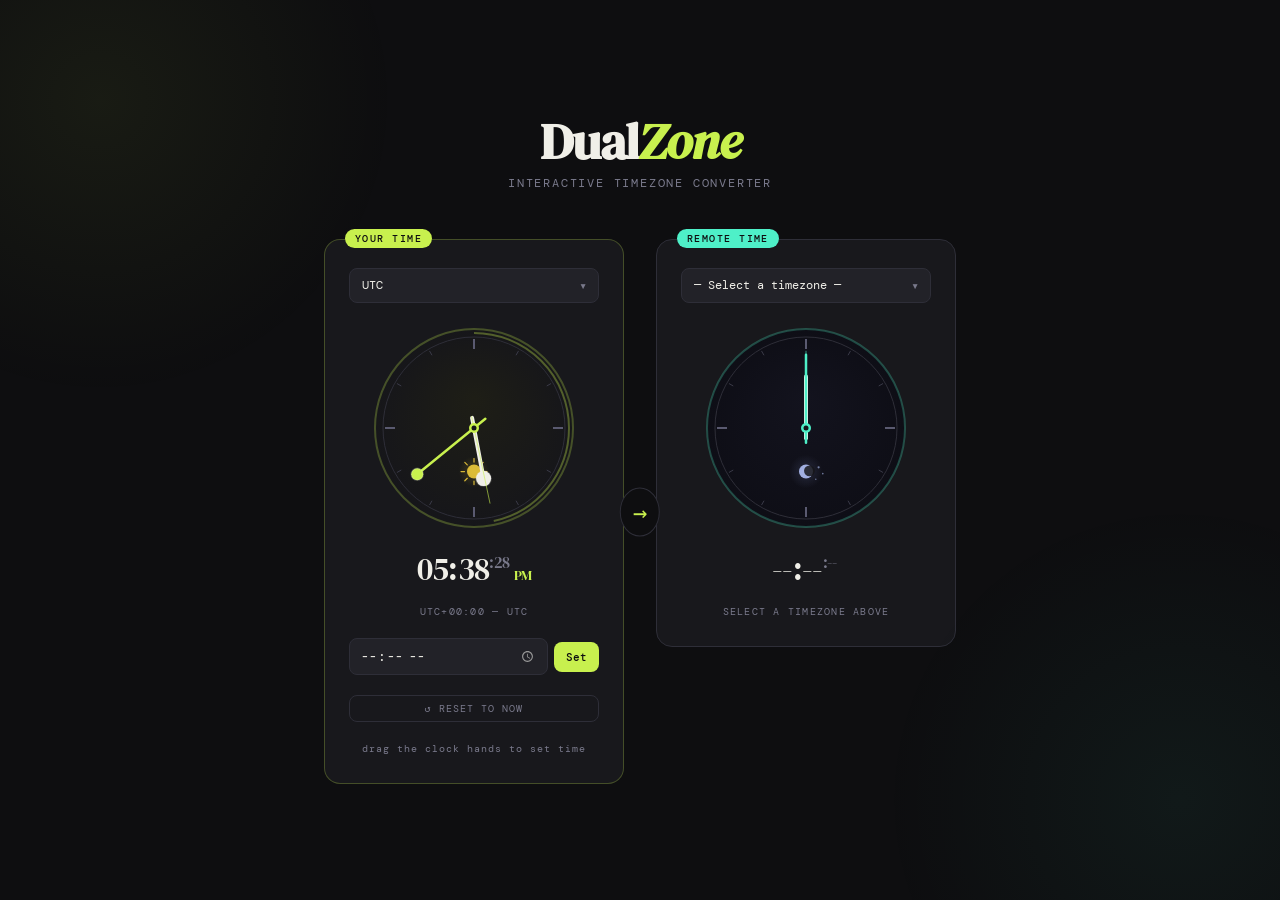
<file: ole-versions/index.html>
<!DOCTYPE html>
<html lang="en">
<head>
<meta charset="UTF-8">
<meta name="viewport" content="width=device-width, initial-scale=1.0">
<title>Dual Timezone Clock</title>
<link href="https://fonts.googleapis.com/css2?family=DM+Serif+Display:ital@0;1&family=DM+Mono:wght@300;400;500&display=swap" rel="stylesheet">
<style>
  *, *::before, *::after { box-sizing: border-box; margin: 0; padding: 0; }

  :root {
    --bg: #0e0e10;
    --surface: #18181c;
    --surface2: #222228;
    --border: #2e2e38;
    --accent: #c8f04e;
    --accent2: #4ef0c8;
    --text: #f0efe8;
    --muted: #7a7a8c;
    --clock-face: #16161a;
    --hand-color: #f0efe8;
    --hand-accent: #c8f04e;
    --radius: 16px;
  }

  body {
    background: var(--bg);
    color: var(--text);
    font-family: 'DM Mono', monospace;
    min-height: 100vh;
    display: flex;
    flex-direction: column;
    align-items: center;
    justify-content: center;
    padding: 40px 20px;
    position: relative;
    overflow-x: hidden;
  }

  body::before {
    content: '';
    position: fixed;
    top: -200px; left: -200px;
    width: 600px; height: 600px;
    background: radial-gradient(circle, rgba(200, 240, 78, 0.06) 0%, transparent 70%);
    pointer-events: none;
  }
  body::after {
    content: '';
    position: fixed;
    bottom: -200px; right: -200px;
    width: 600px; height: 600px;
    background: radial-gradient(circle, rgba(78, 240, 200, 0.05) 0%, transparent 70%);
    pointer-events: none;
  }

  header {
    text-align: center;
    margin-bottom: 48px;
  }
  header h1 {
    font-family: 'DM Serif Display', serif;
    font-size: clamp(2rem, 5vw, 3.2rem);
    letter-spacing: -0.02em;
    color: var(--text);
    line-height: 1;
  }
  header h1 em {
    color: var(--accent);
    font-style: italic;
  }
  header p {
    color: var(--muted);
    font-size: 0.75rem;
    letter-spacing: 0.15em;
    text-transform: uppercase;
    margin-top: 8px;
  }

  .clocks-container {
    display: flex;
    gap: 32px;
    align-items: flex-start;
    flex-wrap: wrap;
    justify-content: center;
    position: relative;
  }

  .clocks-container::before {
    content: '→';
    position: absolute;
    top: 50%;
    left: 50%;
    transform: translate(-50%, -50%);
    font-size: 1.5rem;
    color: var(--accent);
    z-index: 10;
    background: var(--bg);
    padding: 8px 12px;
    border-radius: 50%;
    border: 1px solid var(--border);
  }

  .clock-card {
    background: var(--surface);
    border: 1px solid var(--border);
    border-radius: var(--radius);
    padding: 28px 24px;
    width: 300px;
    display: flex;
    flex-direction: column;
    align-items: center;
    gap: 20px;
    position: relative;
    transition: border-color 0.3s;
  }
  .clock-card:hover { border-color: #3e3e50; }
  .clock-card.primary { border-color: rgba(200, 240, 78, 0.25); }

  .clock-card .badge {
    position: absolute;
    top: -11px;
    left: 20px;
    background: var(--accent);
    color: #0e0e10;
    font-size: 0.6rem;
    letter-spacing: 0.15em;
    text-transform: uppercase;
    font-weight: 500;
    padding: 3px 10px;
    border-radius: 20px;
  }
  .clock-card.secondary .badge { background: var(--accent2); }

  /* Dropdown */
  .select-wrapper {
    width: 100%;
    position: relative;
  }
  .select-wrapper select {
    width: 100%;
    background: var(--surface2);
    border: 1px solid var(--border);
    color: var(--text);
    font-family: 'DM Mono', monospace;
    font-size: 0.72rem;
    padding: 9px 32px 9px 12px;
    border-radius: 8px;
    appearance: none;
    cursor: pointer;
    transition: border-color 0.2s, background 0.2s;
    outline: none;
  }
  .select-wrapper select:focus { border-color: var(--accent); background: #1e1e24; }
  .select-wrapper::after {
    content: '▾';
    position: absolute;
    right: 12px;
    top: 50%;
    transform: translateY(-50%);
    color: var(--muted);
    pointer-events: none;
    font-size: 0.8rem;
  }
  .select-wrapper select option { background: #1a1a20; }

  /* Clock Face */
  .clock-face-wrapper {
    position: relative;
    width: 210px;
    height: 210px;
  }

  canvas.clock-canvas {
    display: block;
    cursor: crosshair;
    border-radius: 50%;
  }

  /* Time display */
  .time-display {
    font-family: 'DM Serif Display', serif;
    font-size: 2rem;
    letter-spacing: -0.02em;
    color: var(--text);
    text-align: center;
    line-height: 1;
  }
  .time-display .seconds {
    font-size: 1rem;
    color: var(--muted);
    vertical-align: super;
  }
  .time-display .period {
    font-size: 0.9rem;
    color: var(--accent);
    margin-left: 4px;
  }
  .clock-card.secondary .time-display .period { color: var(--accent2); }

  /* Time zone label */
  .tz-label {
    font-size: 0.65rem;
    color: var(--muted);
    letter-spacing: 0.12em;
    text-transform: uppercase;
    text-align: center;
  }

  /* Manual input */
  .time-input-row {
    display: flex;
    gap: 6px;
    align-items: center;
    width: 100%;
  }
  .time-input-row input[type="time"] {
    flex: 1;
    background: var(--surface2);
    border: 1px solid var(--border);
    color: var(--text);
    font-family: 'DM Mono', monospace;
    font-size: 0.8rem;
    padding: 8px 10px;
    border-radius: 8px;
    outline: none;
    transition: border-color 0.2s;
    cursor: pointer;
  }
  .time-input-row input[type="time"]:focus { border-color: var(--accent); }
  .time-input-row input[type="time"]::-webkit-calendar-picker-indicator {
    filter: invert(0.6);
    cursor: pointer;
  }
  .time-input-row button {
    background: var(--accent);
    border: none;
    color: #0e0e10;
    font-family: 'DM Mono', monospace;
    font-size: 0.7rem;
    font-weight: 500;
    padding: 8px 12px;
    border-radius: 8px;
    cursor: pointer;
    transition: opacity 0.2s, transform 0.1s;
    white-space: nowrap;
  }
  .time-input-row button:hover { opacity: 0.85; }
  .time-input-row button:active { transform: scale(0.96); }

  .reset-btn {
    background: none;
    border: 1px solid var(--border);
    color: var(--muted);
    font-family: 'DM Mono', monospace;
    font-size: 0.65rem;
    letter-spacing: 0.1em;
    padding: 6px 14px;
    border-radius: 8px;
    cursor: pointer;
    transition: all 0.2s;
    width: 100%;
    text-transform: uppercase;
  }
  .reset-btn:hover { border-color: var(--accent); color: var(--accent); }

  .drag-hint {
    font-size: 0.62rem;
    color: var(--muted);
    letter-spacing: 0.1em;
    text-align: center;
  }

  /* Offset badge */
  .offset-badge {
    background: var(--surface2);
    border: 1px solid var(--border);
    border-radius: 8px;
    padding: 8px 16px;
    font-size: 0.7rem;
    color: var(--muted);
    text-align: center;
    margin-top: 8px;
    letter-spacing: 0.05em;
  }
  .offset-badge span { color: var(--accent2); font-weight: 500; }

  @media (max-width: 680px) {
    .clocks-container::before { display: none; }
    .clocks-container { gap: 24px; }
  }
</style>
</head>
<body>

<header>
  <h1>Dual<em>Zone</em></h1>
  <p>Interactive Timezone Converter</p>
</header>

<div class="clocks-container">

  <!-- Clock 1 (Primary) -->
  <div class="clock-card primary" id="card1">
    <div class="badge">Your Time</div>
    <div class="select-wrapper">
      <select id="tz1-select"></select>
    </div>
    <div class="clock-face-wrapper">
      <canvas class="clock-canvas" id="clock1" width="210" height="210"></canvas>
    </div>
    <div class="time-display" id="time1-display">
      <span id="time1-hm">--:--</span><span class="seconds" id="time1-s">:--</span><span class="period" id="time1-p"></span>
    </div>
    <div class="tz-label" id="tz1-label">Detecting timezone…</div>
    <div class="time-input-row">
      <input type="time" id="manual-time1" step="60">
      <button onclick="applyManualTime()">Set</button>
    </div>
    <button class="reset-btn" onclick="resetToNow()">↺ Reset to Now</button>
    <div class="drag-hint">drag the clock hands to set time</div>
  </div>

  <!-- Clock 2 (Secondary) -->
  <div class="clock-card secondary" id="card2">
    <div class="badge">Remote Time</div>
    <div class="select-wrapper">
      <select id="tz2-select">
        <option value="">— Select a timezone —</option>
      </select>
    </div>
    <div class="clock-face-wrapper">
      <canvas class="clock-canvas" id="clock2" width="210" height="210"></canvas>
    </div>
    <div class="time-display" id="time2-display">
      <span id="time2-hm">--:--</span><span class="seconds" id="time2-s">:--</span><span class="period" id="time2-p"></span>
    </div>
    <div class="tz-label" id="tz2-label">Select a timezone above</div>
    <div class="offset-badge" id="offset-badge">Offset: <span id="offset-text">—</span></div>
  </div>

</div>

<script>
// ─── Timezone Data ────────────────────────────────────────────────
const TZ_LIST = [
  { label: "Africa / Abidjan (GMT+0)", value: "Africa/Abidjan" },
  { label: "Africa / Cairo (GMT+2)", value: "Africa/Cairo" },
  { label: "Africa / Johannesburg (GMT+2)", value: "Africa/Johannesburg" },
  { label: "Africa / Lagos (GMT+1)", value: "Africa/Lagos" },
  { label: "Africa / Nairobi (GMT+3)", value: "Africa/Nairobi" },
  { label: "America / Anchorage", value: "America/Anchorage" },
  { label: "America / Argentina / Buenos Aires", value: "America/Argentina/Buenos_Aires" },
  { label: "America / Bogota", value: "America/Bogota" },
  { label: "America / Chicago (CST)", value: "America/Chicago" },
  { label: "America / Denver (MST)", value: "America/Denver" },
  { label: "America / Halifax", value: "America/Halifax" },
  { label: "America / Los Angeles (PST)", value: "America/Los_Angeles" },
  { label: "America / Mexico City", value: "America/Mexico_City" },
  { label: "America / New York (EST)", value: "America/New_York" },
  { label: "America / Phoenix", value: "America/Phoenix" },
  { label: "America / Santiago", value: "America/Santiago" },
  { label: "America / Sao Paulo", value: "America/Sao_Paulo" },
  { label: "America / Toronto", value: "America/Toronto" },
  { label: "America / Vancouver", value: "America/Vancouver" },
  { label: "Asia / Almaty", value: "Asia/Almaty" },
  { label: "Asia / Bangkok (ICT)", value: "Asia/Bangkok" },
  { label: "Asia / Colombo", value: "Asia/Colombo" },
  { label: "Asia / Dhaka", value: "Asia/Dhaka" },
  { label: "Asia / Dubai (GST)", value: "Asia/Dubai" },
  { label: "Asia / Hong Kong", value: "Asia/Hong_Kong" },
  { label: "Asia / Jakarta", value: "Asia/Jakarta" },
  { label: "Asia / Karachi", value: "Asia/Karachi" },
  { label: "Asia / Kolkata (IST)", value: "Asia/Kolkata" },
  { label: "Asia / Kuala Lumpur", value: "Asia/Kuala_Lumpur" },
  { label: "Asia / Manila", value: "Asia/Manila" },
  { label: "Asia / Riyadh", value: "Asia/Riyadh" },
  { label: "Asia / Seoul", value: "Asia/Seoul" },
  { label: "Asia / Shanghai (CST)", value: "Asia/Shanghai" },
  { label: "Asia / Singapore", value: "Asia/Singapore" },
  { label: "Asia / Taipei", value: "Asia/Taipei" },
  { label: "Asia / Tehran", value: "Asia/Tehran" },
  { label: "Asia / Tokyo (JST)", value: "Asia/Tokyo" },
  { label: "Asia / Yangon", value: "Asia/Yangon" },
  { label: "Atlantic / Azores", value: "Atlantic/Azores" },
  { label: "Atlantic / Cape Verde", value: "Atlantic/Cape_Verde" },
  { label: "Australia / Adelaide", value: "Australia/Adelaide" },
  { label: "Australia / Brisbane", value: "Australia/Brisbane" },
  { label: "Australia / Darwin", value: "Australia/Darwin" },
  { label: "Australia / Hobart", value: "Australia/Hobart" },
  { label: "Australia / Melbourne", value: "Australia/Melbourne" },
  { label: "Australia / Perth", value: "Australia/Perth" },
  { label: "Australia / Sydney (AEDT)", value: "Australia/Sydney" },
  { label: "Europe / Amsterdam", value: "Europe/Amsterdam" },
  { label: "Europe / Athens", value: "Europe/Athens" },
  { label: "Europe / Berlin (CET)", value: "Europe/Berlin" },
  { label: "Europe / Brussels", value: "Europe/Brussels" },
  { label: "Europe / Budapest", value: "Europe/Budapest" },
  { label: "Europe / Copenhagen", value: "Europe/Copenhagen" },
  { label: "Europe / Dublin (IST)", value: "Europe/Dublin" },
  { label: "Europe / Helsinki", value: "Europe/Helsinki" },
  { label: "Europe / Istanbul", value: "Europe/Istanbul" },
  { label: "Europe / Kiev", value: "Europe/Kiev" },
  { label: "Europe / Lisbon", value: "Europe/Lisbon" },
  { label: "Europe / London (GMT/BST)", value: "Europe/London" },
  { label: "Europe / Madrid", value: "Europe/Madrid" },
  { label: "Europe / Moscow", value: "Europe/Moscow" },
  { label: "Europe / Oslo", value: "Europe/Oslo" },
  { label: "Europe / Paris", value: "Europe/Paris" },
  { label: "Europe / Prague", value: "Europe/Prague" },
  { label: "Europe / Rome", value: "Europe/Rome" },
  { label: "Europe / Stockholm", value: "Europe/Stockholm" },
  { label: "Europe / Vienna", value: "Europe/Vienna" },
  { label: "Europe / Warsaw", value: "Europe/Warsaw" },
  { label: "Europe / Zurich", value: "Europe/Zurich" },
  { label: "Pacific / Auckland", value: "Pacific/Auckland" },
  { label: "Pacific / Fiji", value: "Pacific/Fiji" },
  { label: "Pacific / Honolulu (HST)", value: "Pacific/Honolulu" },
  { label: "Pacific / Noumea", value: "Pacific/Noumea" },
  { label: "Pacific / Port Moresby", value: "Pacific/Port_Moresby" },
  { label: "UTC", value: "UTC" },
];

// ─── State ────────────────────────────────────────────────────────
let userTZ = Intl.DateTimeFormat().resolvedOptions().timeZone;
let overrideTime = null; // null = live, otherwise { h, m, s }
let liveInterval = null;
let isDragging = false;
let dragCanvas = null;

// ─── Populate selects ─────────────────────────────────────────────
function populateSelects() {
  const sel1 = document.getElementById('tz1-select');
  const sel2 = document.getElementById('tz2-select');

  TZ_LIST.forEach(tz => {
    const o1 = new Option(tz.label, tz.value);
    sel1.appendChild(o1);
    const o2 = new Option(tz.label, tz.value);
    sel2.appendChild(o2);
  });

  // Set sel1 to user's timezone
  const match = TZ_LIST.find(t => t.value === userTZ);
  if (match) sel1.value = userTZ;
  else sel1.value = TZ_LIST[0].value;

  sel2.value = '';
}

// ─── Time helpers ─────────────────────────────────────────────────
function getTimeInTZ(tz, baseDate) {
  const d = baseDate || new Date();
  const parts = new Intl.DateTimeFormat('en-US', {
    timeZone: tz,
    hour: 'numeric', minute: 'numeric', second: 'numeric',
    hour12: false
  }).formatToParts(d);
  const get = t => parseInt(parts.find(p => p.type === t)?.value || '0', 10);
  let h = get('hour'); const m = get('minute'); const s = get('second');
  if (h === 24) h = 0;
  return { h, m, s };
}

function getTZOffsetMinutes(tz) {
  const now = new Date();
  const utcMs = now.getTime() + now.getTimezoneOffset() * 60000;
  const tzDate = new Date(now.toLocaleString('en-US', { timeZone: tz }));
  const utcDate = new Date(now.toLocaleString('en-US', { timeZone: 'UTC' }));
  return (tzDate - utcDate) / 60000;
}

function formatOffsetLabel(tz) {
  const mins = getTZOffsetMinutes(tz);
  const sign = mins >= 0 ? '+' : '-';
  const abs = Math.abs(mins);
  const h = Math.floor(abs / 60).toString().padStart(2, '0');
  const m = (abs % 60).toString().padStart(2, '0');
  return `UTC${sign}${h}:${m}`;
}

// ─── Sun / Moon helpers ───────────────────────────────────────────
function isDay(h) { return h >= 6 && h < 18; }

function drawSun(ctx, x, y, size) {
  ctx.save();
  ctx.globalAlpha = 0.82;
  // Glow
  const grd = ctx.createRadialGradient(x, y, 0, x, y, size * 2.2);
  grd.addColorStop(0, 'rgba(255,220,60,0.22)');
  grd.addColorStop(1, 'rgba(255,220,60,0)');
  ctx.fillStyle = grd;
  ctx.beginPath();
  ctx.arc(x, y, size * 2.2, 0, Math.PI * 2);
  ctx.fill();
  // Rays
  ctx.strokeStyle = '#ffd93d';
  ctx.lineWidth = 1.2;
  ctx.lineCap = 'round';
  for (let i = 0; i < 8; i++) {
    const a = (i / 8) * Math.PI * 2;
    const r1 = size + 2.5, r2 = size + 6;
    ctx.beginPath();
    ctx.moveTo(x + Math.cos(a) * r1, y + Math.sin(a) * r1);
    ctx.lineTo(x + Math.cos(a) * r2, y + Math.sin(a) * r2);
    ctx.stroke();
  }
  // Disc
  ctx.beginPath();
  ctx.arc(x, y, size, 0, Math.PI * 2);
  ctx.fillStyle = '#ffd93d';
  ctx.fill();
  ctx.restore();
}

function drawMoon(ctx, x, y, size) {
  ctx.save();
  ctx.globalAlpha = 0.85;
  // Glow
  const grd = ctx.createRadialGradient(x, y, 0, x, y, size * 2.4);
  grd.addColorStop(0, 'rgba(160,180,255,0.18)');
  grd.addColorStop(1, 'rgba(160,180,255,0)');
  ctx.fillStyle = grd;
  ctx.beginPath();
  ctx.arc(x, y, size * 2.4, 0, Math.PI * 2);
  ctx.fill();
  // Crescent: full circle minus offset circle
  ctx.beginPath();
  ctx.arc(x, y, size, 0, Math.PI * 2);
  ctx.fillStyle = '#b8c8ff';
  ctx.fill();
  // Cut out bite
  ctx.beginPath();
  ctx.arc(x + size * 0.5, y - size * 0.1, size * 0.78, 0, Math.PI * 2);
  ctx.fillStyle = '#16161a';
  ctx.fill();
  // Stars
  const stars = [[x + size * 1.8, y - size * 0.6, 1.1], [x + size * 1.4, y + size * 1.1, 0.7], [x + size * 2.4, y + size * 0.3, 0.8]];
  ctx.fillStyle = '#b8c8ff';
  stars.forEach(([sx, sy, sr]) => {
    ctx.globalAlpha = 0.6;
    ctx.beginPath();
    ctx.arc(sx, sy, sr, 0, Math.PI * 2);
    ctx.fill();
  });
  ctx.restore();
}

// ─── Canvas Drawing ───────────────────────────────────────────────
function drawClock(canvasId, h, m, s, accent, isPrimary) {
  const canvas = document.getElementById(canvasId);
  const ctx = canvas.getContext('2d');
  const W = canvas.width, H = canvas.height;
  const cx = W / 2, cy = H / 2, r = W / 2 - 6;

  ctx.clearRect(0, 0, W, H);

  const day = isDay(h);

  // Face — subtle tinted background
  const faceGrd = ctx.createRadialGradient(cx, cy - r * 0.3, 0, cx, cy, r);
  if (day) {
    faceGrd.addColorStop(0, '#1e1e16');
    faceGrd.addColorStop(1, '#16161a');
  } else {
    faceGrd.addColorStop(0, '#13131e');
    faceGrd.addColorStop(1, '#0e0e16');
  }
  ctx.beginPath();
  ctx.arc(cx, cy, r, 0, Math.PI * 2);
  ctx.fillStyle = faceGrd;
  ctx.fill();
  ctx.strokeStyle = accent + '44';
  ctx.lineWidth = 2;
  ctx.stroke();

  // Inner ring
  ctx.beginPath();
  ctx.arc(cx, cy, r - 8, 0, Math.PI * 2);
  ctx.strokeStyle = '#2e2e38';
  ctx.lineWidth = 1;
  ctx.stroke();

  // Sun or Moon icon in lower half
  const iconX = cx, iconY = cy + r * 0.44;
  const iconSize = 7;
  if (day) drawSun(ctx, iconX, iconY, iconSize);
  else drawMoon(ctx, iconX, iconY, iconSize);

  // Hour markers
  for (let i = 0; i < 12; i++) {
    const angle = (i / 12) * Math.PI * 2 - Math.PI / 2;
    const isMain = i % 3 === 0;
    const len = isMain ? 10 : 5;
    const innerR = r - 10 - len;
    const outerR = r - 10;
    ctx.beginPath();
    ctx.moveTo(cx + Math.cos(angle) * innerR, cy + Math.sin(angle) * innerR);
    ctx.lineTo(cx + Math.cos(angle) * outerR, cy + Math.sin(angle) * outerR);
    ctx.strokeStyle = isMain ? '#5a5a70' : '#3a3a48';
    ctx.lineWidth = isMain ? 2 : 1;
    ctx.stroke();
  }

  // Second arc (progress)
  const secFrac = s / 60;
  ctx.beginPath();
  ctx.arc(cx, cy, r - 4, -Math.PI / 2, -Math.PI / 2 + secFrac * Math.PI * 2);
  ctx.strokeStyle = accent + '55';
  ctx.lineWidth = 2;
  ctx.stroke();

  // Hour hand
  const hAngle = ((h % 12) + m / 60 + s / 3600) / 12 * Math.PI * 2 - Math.PI / 2;
  drawHand(ctx, cx, cy, hAngle, r * 0.52, 4, '#f0efe8', isPrimary);

  // Minute hand
  const mAngle = (m + s / 60) / 60 * Math.PI * 2 - Math.PI / 2;
  drawHand(ctx, cx, cy, mAngle, r * 0.74, 2.5, accent, isPrimary);

  // Second hand (thin)
  if (!isPrimary || !isDragging) {
    const sAngle = s / 60 * Math.PI * 2 - Math.PI / 2;
    ctx.save();
    ctx.beginPath();
    ctx.moveTo(cx - Math.cos(sAngle) * 12, cy - Math.sin(sAngle) * 12);
    ctx.lineTo(cx + Math.cos(sAngle) * (r * 0.78), cy + Math.sin(sAngle) * (r * 0.78));
    ctx.strokeStyle = accent;
    ctx.lineWidth = 1;
    ctx.globalAlpha = 0.6;
    ctx.stroke();
    ctx.restore();
  }

  // Center dot
  ctx.beginPath();
  ctx.arc(cx, cy, 5, 0, Math.PI * 2);
  ctx.fillStyle = accent;
  ctx.fill();
  ctx.beginPath();
  ctx.arc(cx, cy, 2.5, 0, Math.PI * 2);
  ctx.fillStyle = '#16161a';
  ctx.fill();
}

function drawHand(ctx, cx, cy, angle, length, width, color, hasHandle) {
  const tx = cx + Math.cos(angle) * length;
  const ty = cy + Math.sin(angle) * length;
  const backLen = length * 0.2;
  const bx = cx - Math.cos(angle) * backLen;
  const by = cy - Math.sin(angle) * backLen;

  ctx.save();
  ctx.beginPath();
  ctx.moveTo(bx, by);
  ctx.lineTo(tx, ty);
  ctx.strokeStyle = color;
  ctx.lineWidth = width;
  ctx.lineCap = 'round';
  ctx.stroke();

  // Handle circle at tip — bigger & outlined for easier grabbing
  if (hasHandle) {
    ctx.beginPath();
    ctx.arc(tx, ty, width + 3.5, 0, Math.PI * 2);
    ctx.fillStyle = color;
    ctx.fill();
    ctx.beginPath();
    ctx.arc(tx, ty, width + 3.5, 0, Math.PI * 2);
    ctx.strokeStyle = '#ffffff33';
    ctx.lineWidth = 1.5;
    ctx.stroke();
  }
  ctx.restore();
}

// ─── Display update ───────────────────────────────────────────────
function updateDisplayText(prefix, h, m, s) {
  const hm = document.getElementById(`${prefix}-hm`);
  const sec = document.getElementById(`${prefix}-s`);
  const per = document.getElementById(`${prefix}-p`);
  const period = h >= 12 ? 'PM' : 'AM';
  const h12 = h % 12 || 12;
  hm.textContent = `${h12.toString().padStart(2,'0')}:${m.toString().padStart(2,'0')}`;
  sec.textContent = `:${s.toString().padStart(2,'0')}`;
  per.textContent = period;
}

// ─── Main render ──────────────────────────────────────────────────
function render() {
  const tz1 = document.getElementById('tz1-select').value;
  const tz2 = document.getElementById('tz2-select').value;

  let time1;
  if (overrideTime) {
    time1 = { ...overrideTime };
    // tick seconds if live-ish (no, only tick when override active we keep static)
  } else {
    time1 = getTimeInTZ(tz1);
  }

  drawClock('clock1', time1.h, time1.m, time1.s, '#c8f04e', true);
  updateDisplayText('time1', time1.h, time1.m, time1.s);
  document.getElementById('tz1-label').textContent = tz1 ? formatOffsetLabel(tz1) + ' — ' + tz1.replace('_', ' ') : '';

  if (tz2) {
    let time2;
    if (overrideTime) {
      // Compute offset diff
      const off1 = getTZOffsetMinutes(tz1);
      const off2 = getTZOffsetMinutes(tz2);
      const diffMins = off2 - off1;
      let totalMins = time1.h * 60 + time1.m + diffMins;
      totalMins = ((totalMins % 1440) + 1440) % 1440;
      const h2 = Math.floor(totalMins / 60);
      const m2 = totalMins % 60;
      time2 = { h: h2, m: m2, s: time1.s };
    } else {
      time2 = getTimeInTZ(tz2);
    }
    drawClock('clock2', time2.h, time2.m, time2.s, '#4ef0c8', false);
    updateDisplayText('time2', time2.h, time2.m, time2.s);
    document.getElementById('tz2-label').textContent = formatOffsetLabel(tz2) + ' — ' + tz2.replace('_', ' ');

    // Offset
    const diff = getTZOffsetMinutes(tz2) - getTZOffsetMinutes(tz1);
    const sign = diff >= 0 ? '+' : '-';
    const abs = Math.abs(diff);
    const dh = Math.floor(abs / 60);
    const dm = abs % 60;
    const label = dm > 0 ? `${sign}${dh}h ${dm}m` : `${sign}${dh}h`;
    document.getElementById('offset-text').textContent = `${label} from your time`;
    document.getElementById('offset-badge').style.display = 'block';
  } else {
    drawClock('clock2', 0, 0, 0, '#4ef0c8', false);
    document.getElementById('time2-hm').textContent = '--:--';
    document.getElementById('time2-s').textContent = ':--';
    document.getElementById('time2-p').textContent = '';
    document.getElementById('tz2-label').textContent = 'Select a timezone above';
    document.getElementById('offset-badge').style.display = 'none';
  }
}

// ─── Live tick ───────────────────────────────────────────────────
function startLive() {
  if (liveInterval) clearInterval(liveInterval);
  liveInterval = setInterval(() => {
    if (!overrideTime) render();
    else render(); // still render for clock2 live ticking on tz2
  }, 1000);
}

// ─── Manual time input ───────────────────────────────────────────
function applyManualTime() {
  const val = document.getElementById('manual-time1').value;
  if (!val) return;
  const [h, m] = val.split(':').map(Number);
  overrideTime = { h, m, s: 0 };
  render();
}

function resetToNow() {
  overrideTime = null;
  document.getElementById('manual-time1').value = '';
  render();
}

// ─── Clock drag interaction (smooth absolute-angle mapping) ──────
function getClientPos(e) {
  return e.touches
    ? { x: e.touches[0].clientX, y: e.touches[0].clientY }
    : { x: e.clientX, y: e.clientY };
}

function getAngleFromPos(canvas, clientX, clientY) {
  const rect = canvas.getBoundingClientRect();
  const scaleX = canvas.width / rect.width;
  const scaleY = canvas.height / rect.height;
  const x = (clientX - rect.left) * scaleX - canvas.width / 2;
  const y = (clientY - rect.top) * scaleY - canvas.height / 2;
  return Math.atan2(y, x); // -π to π
}

// Normalise angle to 0..2π
function normAngle(a) { return ((a % (Math.PI * 2)) + Math.PI * 2) % (Math.PI * 2); }

// Smooth shortest-path delta between two angles
function angleDelta(prev, cur) {
  let d = normAngle(cur) - normAngle(prev);
  if (d > Math.PI)  d -= Math.PI * 2;
  if (d < -Math.PI) d += Math.PI * 2;
  return d;
}

function setupDrag(canvasId) {
  const canvas = document.getElementById(canvasId);
  let prevAngle = null;
  // Accumulator in fractional minutes for sub-minute precision
  let accumMins = 0;

  function onStart(e) {
    if (canvasId !== 'clock1') return;
    e.preventDefault();
    isDragging = true;
    dragCanvas = canvas;
    const { x, y } = getClientPos(e);
    prevAngle = getAngleFromPos(canvas, x, y);
    accumMins = 0;
    if (!overrideTime) {
      const tz1 = document.getElementById('tz1-select').value;
      overrideTime = { ...getTimeInTZ(tz1) };
    }
    canvas.style.cursor = 'grabbing';
  }

  function onMove(e) {
    if (!isDragging || dragCanvas !== canvas) return;
    e.preventDefault();
    const { x, y } = getClientPos(e);
    const curAngle = getAngleFromPos(canvas, x, y);
    const delta = angleDelta(prevAngle, curAngle);
    prevAngle = curAngle;

    // One full rotation = 60 minutes (minute-hand mapping)
    accumMins += (delta / (Math.PI * 2)) * 60;

    // Commit whole minutes only, keep fractional remainder
    const wholeMins = Math.trunc(accumMins);
    if (wholeMins !== 0) {
      accumMins -= wholeMins;
      let totalMins = overrideTime.h * 60 + overrideTime.m + wholeMins;
      totalMins = ((totalMins % 1440) + 1440) % 1440;
      overrideTime.h = Math.floor(totalMins / 60);
      overrideTime.m = totalMins % 60;
      overrideTime.s = 0;

      const hStr = overrideTime.h.toString().padStart(2,'0');
      const mStr = overrideTime.m.toString().padStart(2,'0');
      document.getElementById('manual-time1').value = `${hStr}:${mStr}`;
      render();
    }
  }

  function onEnd() {
    isDragging = false;
    dragCanvas = null;
    prevAngle = null;
    accumMins = 0;
    canvas.style.cursor = 'crosshair';
  }

  canvas.addEventListener('mousedown', onStart);
  canvas.addEventListener('touchstart', onStart, { passive: false });
  window.addEventListener('mousemove', onMove);
  window.addEventListener('touchmove', onMove, { passive: false });
  window.addEventListener('mouseup', onEnd);
  window.addEventListener('touchend', onEnd);
}

// ─── Init ─────────────────────────────────────────────────────────
populateSelects();
setupDrag('clock1');
setupDrag('clock2');
document.getElementById('tz1-select').addEventListener('change', render);
document.getElementById('tz2-select').addEventListener('change', render);
document.getElementById('manual-time1').addEventListener('change', () => {});
render();
startLive();
</script>
</body>
</html>
</file>
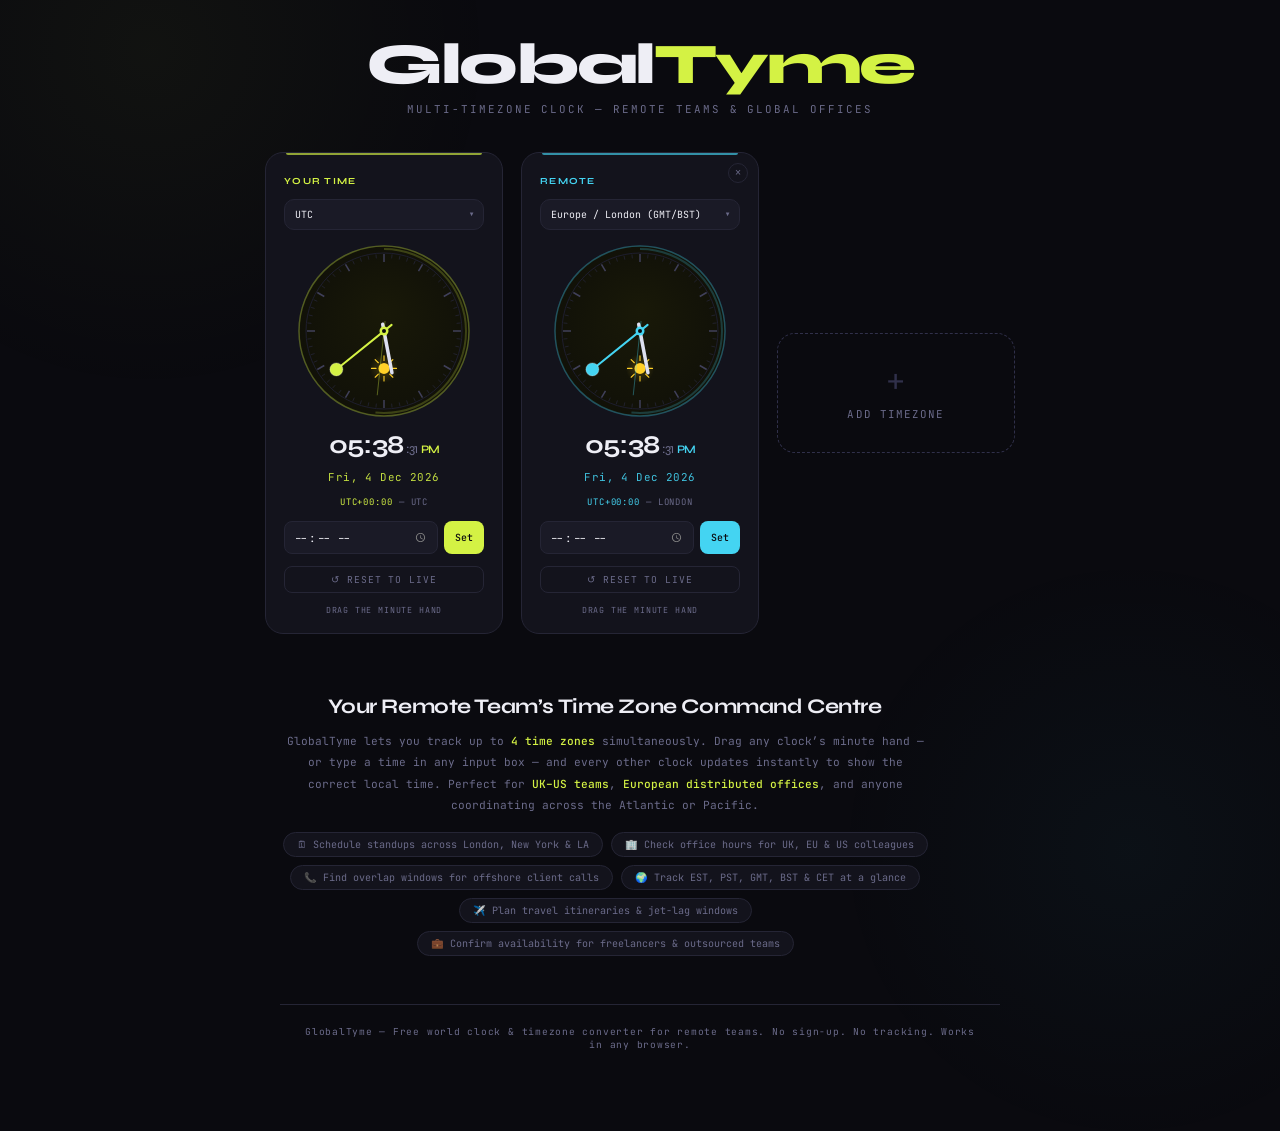
<file: _globaltyme.html>
<!DOCTYPE html>
<html lang="en" prefix="og: https://ogp.me/ns#">
<head>
  <!-- Google tag (gtag.js) -->
<script async src="https://www.googletagmanager.com/gtag/js?id=G-XSSDCC0GEK"></script>
<script>
  window.dataLayer = window.dataLayer || [];
  function gtag(){dataLayer.push(arguments);}
  gtag('js', new Date());

  gtag('config', 'G-XSSDCC0GEK');
</script>
<meta charset="UTF-8">
<meta name="viewport" content="width=device-width, initial-scale=1.0">

<!-- Primary SEO -->
<title>GlobalTyme — Free Multi-Timezone World Clock for Remote Teams &amp; Offices</title>
<meta name="description" content="Compare up to 4 time zones side-by-side with interactive analog clocks. The essential free timezone tool for remote teams, distributed offices, and global business scheduling. No sign-up required.">
<meta name="keywords" content="world clock, timezone converter, remote team clock, multiple timezone clock, international time, global team scheduling, UTC offset, time zone difference, remote work tool, distributed team, meeting planner, office hours, cross-timezone meeting, EST PST GMT CET BST IST, team collaboration, virtual office, time overlap, work from home, global standup, business hours, international clients, offshore team, UK US time difference, New York London time, US Europe time zone, free world clock">
<meta name="author" content="GlobalTyme">
<meta name="robots" content="index, follow, max-snippet:-1, max-image-preview:large">
<link rel="canonical" href="http://www.GlobalTyme.com/">

<!-- Open Graph -->
<meta property="og:type" content="website">
<meta property="og:url" content="http://www.GlobalTyme.com/">
<meta property="og:title" content="GlobalTyme — Multi-Timezone World Clock for Remote Teams">
<meta property="og:description" content="Track up to 4 time zones at once. Built for distributed teams, remote-first companies, and global business scheduling. Free and instant.">
<meta property="og:site_name" content="GlobalTyme">
<meta property="og:locale" content="en_US">

<!-- Twitter Card -->
<meta name="twitter:card" content="summary_large_image">
<meta name="twitter:title" content="GlobalTyme — Multi-Timezone Clock for Remote Teams">
<meta name="twitter:description" content="Track up to 4 time zones simultaneously. Drag clock hands to find meeting overlaps. Free, no sign-up.">

<!-- PWA & Theme -->
<meta name="theme-color" content="#0a0a0f">
<meta name="color-scheme" content="dark">
<meta name="mobile-web-app-capable" content="yes">
<meta name="apple-mobile-web-app-capable" content="yes">
<meta name="apple-mobile-web-app-title" content="GlobalTyme">
<meta name="apple-mobile-web-app-status-bar-style" content="black-translucent">

<!-- JSON-LD Structured Data -->
<script type="application/ld+json">
{
  "@context": "https://schema.org",
  "@type": "WebApplication",
  "name": "GlobalTyme – Multi-Timezone World Clock",
  "url": "http://www.GlobalTyme.com/",
  "description": "A free multi-timezone clock for remote teams, distributed offices, and global businesses. Compare up to 4 time zones with interactive analog clocks and automatic offset calculation.",
  "applicationCategory": "UtilitiesApplication",
  "operatingSystem": "Any",
  "offers": { "@type": "Offer", "price": "0", "priceCurrency": "USD" },
  "featureList": [
    "Up to 4 simultaneous timezone clocks",
    "Draggable analog clock hands — all clocks sync",
    "Live time with requestAnimationFrame",
    "Day/night sun and moon canvas indicators",
    "UTC offset display per clock",
    "70+ worldwide timezones",
    "Auto-detects local timezone",
    "Keyboard accessible"
  ]
}
</script>

<link rel="preconnect" href="https://fonts.googleapis.com">
<link rel="preconnect" href="https://fonts.gstatic.com" crossorigin>
<link href="https://fonts.googleapis.com/css2?family=Syne:wght@400;600;700;800&family=JetBrains+Mono:wght@300;400;500&display=swap" rel="stylesheet">
<link rel="stylesheet" href="style.css">
</head>
<body>

<a class="skip-link" href="#main-content">Skip to main content</a>

<!-- SEO keyword anchor (visually hidden) -->
<p aria-hidden="true" style="position:absolute;width:1px;height:1px;overflow:hidden;clip:rect(0,0,0,0)">
  Free multi-timezone world clock. Compare EST, PST, GMT, BST, CET, IST and more.
  Built for remote teams, distributed offices, UK-US scheduling, and global business hours.
</p>

<header role="banner">
  <h1>Global<span class="acc">Tyme</span></h1>
  <p>Multi-Timezone Clock &mdash; Remote Teams &amp; Global Offices</p>
</header>

<main id="main-content" role="main">

  <section id="clocks-grid" aria-label="Timezone clocks — drag any hand or type a time to sync all clocks">
    <!-- Injected by JS -->
  </section>

  <section class="info-sec" aria-label="About GlobalTyme">
    <h2>Your Remote Team&rsquo;s Time Zone Command Centre</h2>
    <p>
      GlobalTyme lets you track up to <strong>4 time zones</strong> simultaneously.
      Drag any clock&rsquo;s minute hand &mdash; or type a time in any input box &mdash;
      and every other clock updates instantly to show the correct local time.
      Perfect for <strong>UK&ndash;US teams</strong>, <strong>European distributed offices</strong>,
      and anyone coordinating across the Atlantic or Pacific.
    </p>
    <ul aria-label="Use cases for GlobalTyme">
      <li>🗓 Schedule standups across London, New York &amp; LA</li>
      <li>🏢 Check office hours for UK, EU &amp; US colleagues</li>
      <li>📞 Find overlap windows for offshore client calls</li>
      <li>🌍 Track EST, PST, GMT, BST &amp; CET at a glance</li>
      <li>✈️ Plan travel itineraries &amp; jet-lag windows</li>
      <li>💼 Confirm availability for freelancers &amp; outsourced teams</li>
    </ul>
  </section>

</main>

<footer role="contentinfo">
  <p>GlobalTyme &mdash; Free world clock &amp; timezone converter for remote teams. No sign-up. No tracking. Works in any browser.</p>
</footer>
<script type="text/javascript" src="main.js"></script>

</body>
</html>
</file>
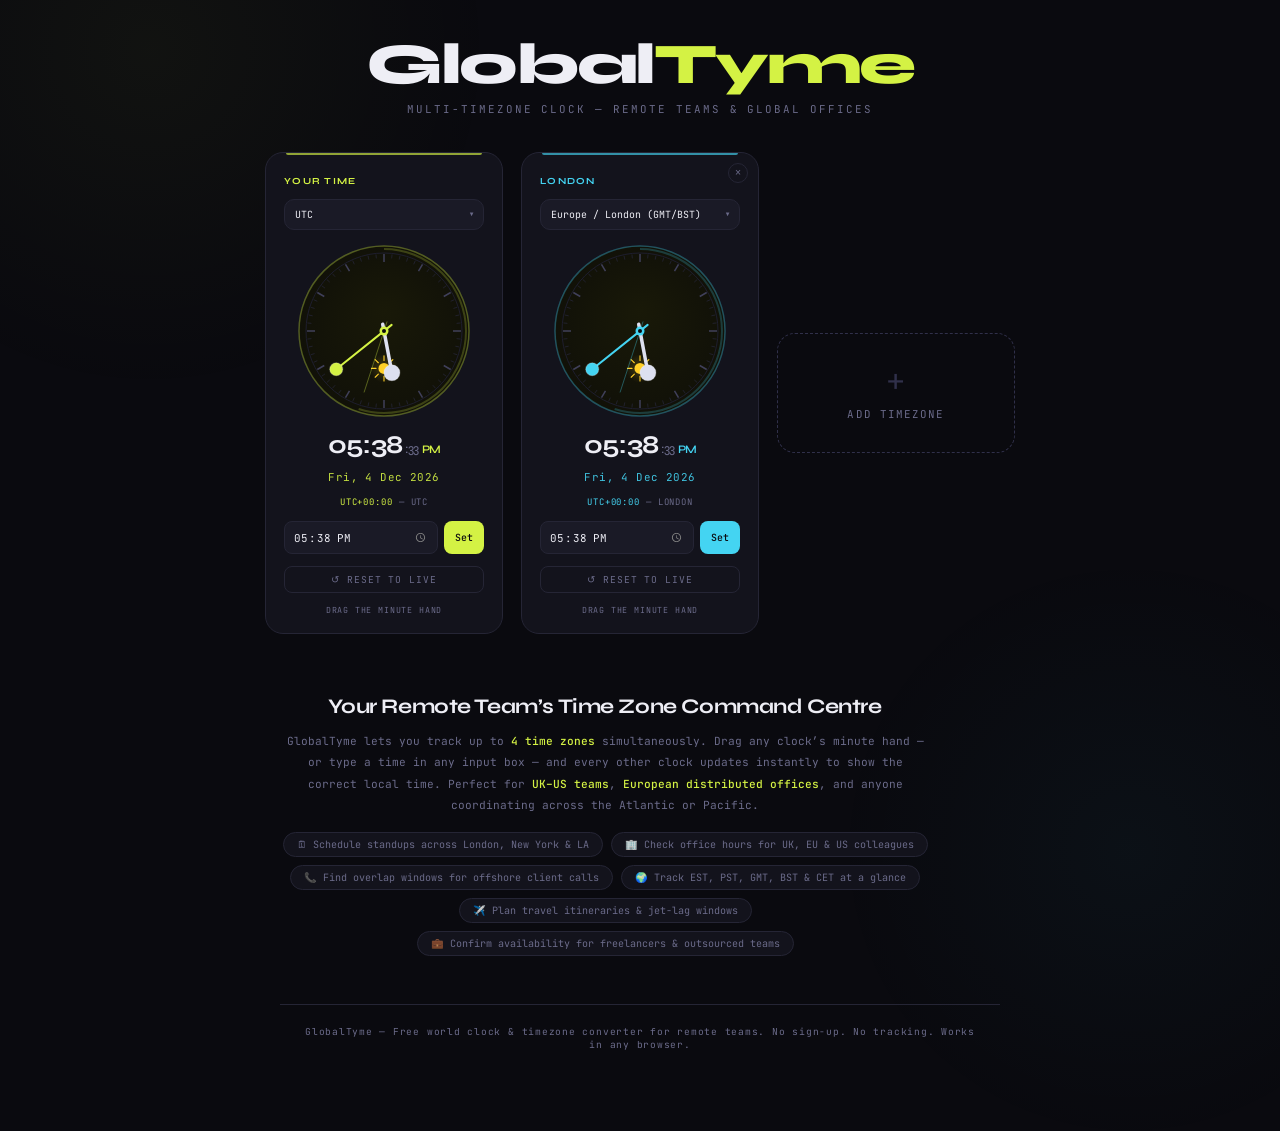
<file: globaltyme.html>
<!DOCTYPE html>
<html lang="en" prefix="og: https://ogp.me/ns#">
<head>
  <script>
  window.dataLayer = window.dataLayer || [];
  function gtag(){dataLayer.push(arguments);}
  gtag('js', new Date());

  gtag('config', 'G-XSSDCC0GEK');
</script>
<meta charset="UTF-8">
<meta name="viewport" content="width=device-width, initial-scale=1.0">

<!-- Primary SEO -->
<title>GlobalTyme — Free Multi-Timezone World Clock for Remote Teams &amp; Offices</title>
<meta name="description" content="Compare up to 4 time zones side-by-side with interactive analog clocks. The essential free timezone tool for remote teams, distributed offices, and global business scheduling. No sign-up required.">
<meta name="keywords" content="world clock, timezone converter, remote team clock, multiple timezone clock, international time, global team scheduling, UTC offset, time zone difference, remote work tool, distributed team, meeting planner, office hours, cross-timezone meeting, EST PST GMT CET BST IST, team collaboration, virtual office, time overlap, work from home, global standup, business hours, international clients, offshore team, UK US time difference, New York London time, US Europe time zone, free world clock">
<meta name="author" content="GlobalTyme">
<meta name="robots" content="index, follow, max-snippet:-1, max-image-preview:large">
<link rel="canonical" href="https://globaltyme.com/">

<!-- Open Graph -->
<meta property="og:type" content="website">
<meta property="og:url" content="https://globaltyme.com/">
<meta property="og:title" content="GlobalTyme — Multi-Timezone World Clock for Remote Teams">
<meta property="og:description" content="Track up to 4 time zones at once. Built for distributed teams, remote-first companies, and global business scheduling. Free and instant.">
<meta property="og:site_name" content="GlobalTyme">
<meta property="og:locale" content="en_US">

<!-- Twitter Card -->
<meta name="twitter:card" content="summary_large_image">
<meta name="twitter:title" content="GlobalTyme — Multi-Timezone Clock for Remote Teams">
<meta name="twitter:description" content="Track up to 4 time zones simultaneously. Drag clock hands to find meeting overlaps. Free, no sign-up.">

<!-- PWA & Theme -->
<meta name="theme-color" content="#0a0a0f">
<meta name="color-scheme" content="dark">
<meta name="mobile-web-app-capable" content="yes">
<meta name="apple-mobile-web-app-capable" content="yes">
<meta name="apple-mobile-web-app-title" content="GlobalTyme">
<meta name="apple-mobile-web-app-status-bar-style" content="black-translucent">

<!-- JSON-LD Structured Data -->
<script type="application/ld+json">
{
  "@context": "https://schema.org",
  "@type": "WebApplication",
  "name": "GlobalTyme – Multi-Timezone World Clock",
  "url": "https://globaltyme.com/",
  "description": "A free multi-timezone clock for remote teams, distributed offices, and global businesses. Compare up to 4 time zones with interactive analog clocks and automatic offset calculation.",
  "applicationCategory": "UtilitiesApplication",
  "operatingSystem": "Any",
  "offers": { "@type": "Offer", "price": "0", "priceCurrency": "USD" },
  "featureList": [
    "Up to 4 simultaneous timezone clocks",
    "Draggable analog clock hands — all clocks sync",
    "Live time with requestAnimationFrame",
    "Day/night sun and moon canvas indicators",
    "UTC offset display per clock",
    "70+ worldwide timezones",
    "Auto-detects local timezone",
    "Keyboard accessible"
  ]
}
</script>

<!-- SVG Favicon — clock face -->
<link rel="icon" type="image/svg+xml" href="data:image/svg+xml,%3Csvg xmlns='http://www.w3.org/2000/svg' viewBox='0 0 32 32'%3E%3Ccircle cx='16' cy='16' r='15' fill='%230a0a0f' stroke='%23d4f244' stroke-width='2'/%3E%3Ccircle cx='16' cy='16' r='12' fill='none' stroke='%23252535' stroke-width='.8'/%3E%3Cline x1='16' y1='16' x2='16' y2='6' stroke='%23eeeef5' stroke-width='2.2' stroke-linecap='round'/%3E%3Cline x1='16' y1='16' x2='22' y2='13' stroke='%23d4f244' stroke-width='1.6' stroke-linecap='round'/%3E%3Ccircle cx='16' cy='16' r='1.8' fill='%23d4f244'/%3E%3C/svg%3E">
<link rel="icon" sizes="32x32" type="image/png" href="data:image/svg+xml,%3Csvg xmlns='http://www.w3.org/2000/svg' viewBox='0 0 32 32'%3E%3Ccircle cx='16' cy='16' r='15' fill='%230a0a0f' stroke='%23d4f244' stroke-width='2'/%3E%3Cline x1='16' y1='16' x2='16' y2='6' stroke='%23eeeef5' stroke-width='2.2' stroke-linecap='round'/%3E%3Cline x1='16' y1='16' x2='22' y2='13' stroke='%23d4f244' stroke-width='1.6' stroke-linecap='round'/%3E%3Ccircle cx='16' cy='16' r='1.8' fill='%23d4f244'/%3E%3C/svg%3E">

<link rel="preconnect" href="https://fonts.googleapis.com">
<link rel="preconnect" href="https://fonts.gstatic.com" crossorigin>
<link href="https://fonts.googleapis.com/css2?family=Syne:wght@400;600;700;800&family=JetBrains+Mono:wght@300;400;500&display=swap" rel="stylesheet">

<style>
*, *::before, *::after { box-sizing: border-box; margin: 0; padding: 0; }

.sr-only {
  position: absolute; width: 1px; height: 1px;
  padding: 0; margin: -1px; overflow: hidden;
  clip: rect(0,0,0,0); white-space: nowrap; border: 0;
}
.skip-link {
  position: absolute; top: -60px; left: 16px;
  background: #d4f244; color: #0a0a0f;
  font-family: 'JetBrains Mono', monospace;
  font-size: .75rem; padding: 8px 16px;
  border-radius: 8px; z-index: 9999;
  text-decoration: none; transition: top .2s;
}
.skip-link:focus { top: 16px; }

:root {
  --bg:      #0a0a0f;
  --bg2:     #0f0f16;
  --surface: #13131c;
  --surf2:   #1a1a26;
  --border:  #252535;
  --bord2:   #30304a;
  --c0: #d4f244;
  --c1: #44d4f2;
  --c2: #f244d4;
  --c3: #f2a444;
  --text:  #eeeef5;
  --muted: #6b6b8a;
  --r: 18px;
}

body {
  background: var(--bg);
  color: var(--text);
  font-family: 'JetBrains Mono', monospace;
  min-height: 100vh;
  display: flex;
  flex-direction: column;
  align-items: center;
  padding: 36px 16px 60px;
  position: relative;
  overflow-x: hidden;
}
body::before, body::after {
  content: ''; position: fixed; border-radius: 50%; pointer-events: none; z-index: 0;
}
body::before {
  width: 700px; height: 700px; top: -300px; left: -200px;
  background: radial-gradient(circle, rgba(212,242,68,.04) 0%, transparent 70%);
}
body::after {
  width: 600px; height: 600px; bottom: -250px; right: -150px;
  background: radial-gradient(circle, rgba(68,212,242,.035) 0%, transparent 70%);
}

/* Header */
header {
  text-align: center; margin-bottom: 36px;
  position: relative; z-index: 1;
}
header h1 {
  font-family: 'Syne', sans-serif; font-weight: 800;
  font-size: clamp(2.2rem, 6vw, 3.6rem);
  letter-spacing: -.04em; line-height: 1; color: var(--text);
}
header h1 .acc { color: var(--c0); }
header p {
  margin-top: 8px; font-size: .68rem;
  letter-spacing: .18em; text-transform: uppercase; color: var(--muted);
}

/* Grid */
#clocks-grid {
  display: flex; flex-wrap: wrap; gap: 18px;
  justify-content: center; width: 100%;
  max-width: 1120px; position: relative; z-index: 1;
  align-items: flex-start;
}

/* Card */
.clock-card {
  background: var(--surface);
  border: 1px solid var(--border);
  border-radius: var(--r);
  padding: 22px 18px 18px;
  width: 238px;
  display: flex; flex-direction: column;
  align-items: center; gap: 12px;
  position: relative;
  transition: border-color .3s, box-shadow .3s;
  animation: cardIn .35s ease both;
}
@keyframes cardIn {
  from { opacity: 0; transform: translateY(12px) scale(.97); }
  to   { opacity: 1; transform: none; }
}
.clock-card:hover { border-color: var(--bord2); box-shadow: 0 0 30px rgba(0,0,0,.45); }
.clock-card::before {
  content: ''; position: absolute; top: 0; left: 20px; right: 20px;
  height: 2px; border-radius: 0 0 3px 3px;
  background: var(--clr, var(--c0)); opacity: .65;
}

.btn-remove {
  position: absolute; top: 10px; right: 10px;
  background: none; border: 1px solid var(--border);
  color: var(--muted); font-size: .65rem; line-height: 1;
  width: 20px; height: 20px; border-radius: 50%;
  cursor: pointer; display: flex; align-items: center; justify-content: center;
  transition: all .2s;
}
.btn-remove:hover { border-color: #f24444; color: #f24444; }
.clock-card.is-base .btn-remove { display: none; }

.clock-badge {
  font-family: 'Syne', sans-serif; font-size: .58rem;
  font-weight: 700; letter-spacing: .14em;
  text-transform: uppercase; color: var(--clr, var(--c0));
  align-self: flex-start;
}

.select-wrap { width: 100%; position: relative; }
.select-wrap select {
  width: 100%; background: var(--surf2);
  border: 1px solid var(--border); color: var(--text);
  font-family: 'JetBrains Mono', monospace; font-size: .62rem;
  padding: 8px 26px 8px 10px; border-radius: 10px;
  appearance: none; cursor: pointer; outline: none;
  transition: border-color .2s;
}
.select-wrap select:focus { border-color: var(--clr, var(--c0)); }
.select-wrap::after {
  content: '▾'; position: absolute; right: 9px; top: 50%;
  transform: translateY(-50%); color: var(--muted);
  pointer-events: none; font-size: .75rem;
}
.select-wrap select option { background: #14141e; }

.canvas-wrap { position: relative; width: 178px; height: 178px; }
canvas.clock-cv {
  display: block; cursor: grab; border-radius: 50%; touch-action: none;
}
canvas.clock-cv:active { cursor: grabbing; }

.digi {
  font-family: 'Syne', sans-serif; font-size: 1.6rem;
  font-weight: 700; letter-spacing: -.03em; color: var(--text);
  line-height: 1; display: flex; align-items: baseline; gap: 3px;
}
.digi .secs { font-size: .85rem; color: var(--muted); font-weight: 400; }
.digi .ampm { font-size: .72rem; color: var(--clr, var(--c0)); font-weight: 600; }

.date-display {
  font-family: 'JetBrains Mono', monospace;
  font-size: .68rem; font-weight: 400;
  color: var(--clr, var(--c0));
  letter-spacing: .04em;
  text-align: center;
  opacity: .9;
}

.tz-meta {
  font-size: .56rem; letter-spacing: .1em;
  text-transform: uppercase; color: var(--muted);
  text-align: center; line-height: 1.5;
}
.tz-meta .offset { color: var(--clr, var(--c0)); }

.time-row { display: flex; gap: 6px; width: 100%; }
.time-row input[type="time"] {
  flex: 1; background: var(--surf2);
  border: 1px solid var(--border); color: var(--text);
  font-family: 'JetBrains Mono', monospace; font-size: .68rem;
  padding: 7px 8px; border-radius: 8px; outline: none;
  transition: border-color .2s; min-width: 0;
}
.time-row input[type="time"]:focus { border-color: var(--clr, var(--c0)); }
.time-row input[type="time"]::-webkit-calendar-picker-indicator { filter: invert(.5); cursor: pointer; }
.btn-set {
  background: var(--clr, var(--c0)); border: none; color: #0a0a0f;
  font-family: 'JetBrains Mono', monospace; font-size: .62rem; font-weight: 500;
  padding: 7px 11px; border-radius: 8px; cursor: pointer;
  transition: opacity .2s, transform .1s; white-space: nowrap;
}
.btn-set:hover { opacity: .85; }
.btn-set:active { transform: scale(.95); }

.btn-reset {
  width: 100%; background: none; border: 1px solid var(--border);
  color: var(--muted); font-family: 'JetBrains Mono', monospace;
  font-size: .6rem; letter-spacing: .1em; text-transform: uppercase;
  padding: 6px 12px; border-radius: 8px; cursor: pointer; transition: all .2s;
}
.btn-reset:hover { border-color: var(--clr, var(--c0)); color: var(--clr, var(--c0)); }

.drag-hint {
  font-size: .52rem; letter-spacing: .1em;
  text-transform: uppercase; color: var(--muted); text-align: center;
}

/* Add button */
#btn-add {
  width: 238px; min-height: 120px; background: none;
  border: 1.5px dashed var(--bord2); border-radius: var(--r);
  color: var(--muted); font-family: 'JetBrains Mono', monospace;
  font-size: .68rem; letter-spacing: .1em; text-transform: uppercase;
  cursor: pointer; display: flex; flex-direction: column;
  align-items: center; justify-content: center; gap: 10px;
  transition: border-color .2s, color .2s, background .2s; padding: 24px;
  align-self: center;
}
#btn-add .plus { font-size: 2rem; line-height: 1; font-weight: 300; color: var(--bord2); transition: color .2s; }
#btn-add:hover { border-color: var(--c0); color: var(--c0); background: rgba(212,242,68,.03); }
#btn-add:hover .plus { color: var(--c0); }
#btn-add:disabled { opacity: .3; cursor: not-allowed; pointer-events: none; }

/* Info section */
.info-sec {
  max-width: 680px; width: 100%; margin-top: 60px;
  padding: 0 16px; text-align: center; position: relative; z-index: 1;
}
.info-sec h2 {
  font-family: 'Syne', sans-serif; font-weight: 700;
  font-size: clamp(1rem, 3vw, 1.3rem);
  letter-spacing: -.02em; color: var(--text); margin-bottom: 12px;
}
.info-sec p { font-size: .7rem; line-height: 1.9; color: var(--muted); margin-bottom: 16px; }
.info-sec strong { color: var(--c0); font-weight: 500; }
.info-sec ul {
  list-style: none; display: flex; flex-wrap: wrap;
  gap: 8px; justify-content: center; font-size: .63rem; color: var(--muted);
}
.info-sec ul li {
  background: var(--surface); border: 1px solid var(--border);
  border-radius: 20px; padding: 5px 13px; transition: border-color .2s, color .2s;
}
.info-sec ul li:hover { border-color: var(--c0); color: var(--text); }

footer {
  margin-top: 48px; padding: 20px 16px; text-align: center;
  font-size: .6rem; letter-spacing: .08em; color: var(--muted);
  border-top: 1px solid var(--border); width: 100%; max-width: 720px;
  position: relative; z-index: 1;
}

:focus-visible { outline: 2px solid var(--c0); outline-offset: 3px; border-radius: 6px; }
canvas:focus-visible { outline: 2px solid var(--c0); outline-offset: 5px; border-radius: 50%; }

/* ── Fluid responsive layout ───────────────────────────────────── */

/* Make cards fill available space but cap at 238px */
.clock-card, #btn-add {
  /* fluid: never wider than 238px, never narrower than 150px */
  width: min(238px, calc(50vw - 28px));
  min-width: 150px;
}

/* Canvas and its wrapper scale together, always fit inside the card */
.canvas-wrap {
  /* subtract card padding (18px × 2 = 36px) from card width */
  width: min(178px, calc(min(238px, 50vw - 28px) - 36px));
  height: min(178px, calc(min(238px, 50vw - 28px) - 36px));
}
canvas.clock-cv {
  width: 100% !important;
  height: 100% !important;
}

/* When 2-column layout is tight (≤ 540px), tighten font sizes */
@media (max-width: 540px) {
  .digi         { font-size: 1.1rem; }
  .date-display { font-size: .6rem; }
  .clock-badge  { font-size: .52rem; }
  .tz-meta      { font-size: .5rem; }
  .drag-hint    { font-size: .48rem; }
  .clock-card   { gap: 10px; padding: 20px 14px 14px; }
  .time-row input[type="time"] { font-size: .62rem; padding: 6px 6px; }
  .btn-set      { font-size: .58rem; padding: 6px 9px; }
  .btn-reset    { font-size: .55rem; padding: 5px 10px; }
  .select-wrap select { font-size: .58rem; padding: 7px 22px 7px 8px; }
}

/* Single column on very small screens */
@media (max-width: 360px) {
  .clock-card, #btn-add {
    width: calc(100vw - 32px);
    min-width: unset;
  }
  .canvas-wrap {
    width: min(178px, calc(100vw - 68px));
    height: min(178px, calc(100vw - 68px));
  }
}
</style>
</head>
<body>

<a class="skip-link" href="#main-content">Skip to main content</a>

<!-- SEO keyword anchor (visually hidden) -->
<p aria-hidden="true" style="position:absolute;width:1px;height:1px;overflow:hidden;clip:rect(0,0,0,0)">
  Free multi-timezone world clock. Compare EST, PST, GMT, BST, CET, IST and more.
  Built for remote teams, distributed offices, UK-US scheduling, and global business hours.
</p>

<header role="banner">
  <h1>Global<span class="acc">Tyme</span></h1>
  <p>Multi-Timezone Clock &mdash; Remote Teams &amp; Global Offices</p>
</header>

<main id="main-content" role="main">

  <section id="clocks-grid" aria-label="Timezone clocks — drag any hand or type a time to sync all clocks">
    <!-- Injected by JS -->
  </section>

  <section class="info-sec" aria-label="About GlobalTyme">
    <h2>Your Remote Team&rsquo;s Time Zone Command Centre</h2>
    <p>
      GlobalTyme lets you track up to <strong>4 time zones</strong> simultaneously.
      Drag any clock&rsquo;s minute hand &mdash; or type a time in any input box &mdash;
      and every other clock updates instantly to show the correct local time.
      Perfect for <strong>UK&ndash;US teams</strong>, <strong>European distributed offices</strong>,
      and anyone coordinating across the Atlantic or Pacific.
    </p>
    <ul aria-label="Use cases for GlobalTyme">
      <li>🗓 Schedule standups across London, New York &amp; LA</li>
      <li>🏢 Check office hours for UK, EU &amp; US colleagues</li>
      <li>📞 Find overlap windows for offshore client calls</li>
      <li>🌍 Track EST, PST, GMT, BST &amp; CET at a glance</li>
      <li>✈️ Plan travel itineraries &amp; jet-lag windows</li>
      <li>💼 Confirm availability for freelancers &amp; outsourced teams</li>
    </ul>
  </section>

</main>

<footer role="contentinfo">
  <p>GlobalTyme &mdash; Free world clock &amp; timezone converter for remote teams. No sign-up. No tracking. Works in any browser.</p>
</footer>

<script>
'use strict';

// ─── Data ─────────────────────────────────────────────────────────
const TZ_LIST = [
  { label: "Africa / Cairo (GMT+2)",            value: "Africa/Cairo" },
  { label: "Africa / Johannesburg (GMT+2)",     value: "Africa/Johannesburg" },
  { label: "Africa / Lagos (GMT+1)",            value: "Africa/Lagos" },
  { label: "Africa / Nairobi (GMT+3)",          value: "Africa/Nairobi" },
  { label: "America / Anchorage (AKST)",        value: "America/Anchorage" },
  { label: "America / Buenos Aires (ART)",      value: "America/Argentina/Buenos_Aires" },
  { label: "America / Bogota (COT)",            value: "America/Bogota" },
  { label: "America / Chicago (CST/CDT)",       value: "America/Chicago" },
  { label: "America / Denver (MST/MDT)",        value: "America/Denver" },
  { label: "America / Halifax (AST)",           value: "America/Halifax" },
  { label: "America / Los Angeles (PST/PDT)",   value: "America/Los_Angeles" },
  { label: "America / Mexico City",             value: "America/Mexico_City" },
  { label: "America / New York (EST/EDT)",      value: "America/New_York" },
  { label: "America / Phoenix (MST)",           value: "America/Phoenix" },
  { label: "America / Santiago",                value: "America/Santiago" },
  { label: "America / Sao Paulo (BRT)",         value: "America/Sao_Paulo" },
  { label: "America / Toronto (EST/EDT)",       value: "America/Toronto" },
  { label: "America / Vancouver (PST/PDT)",     value: "America/Vancouver" },
  { label: "Asia / Bangkok (ICT)",              value: "Asia/Bangkok" },
  { label: "Asia / Dubai (GST)",                value: "Asia/Dubai" },
  { label: "Asia / Hong Kong (HKT)",            value: "Asia/Hong_Kong" },
  { label: "Asia / Jakarta (WIB)",              value: "Asia/Jakarta" },
  { label: "Asia / Karachi (PKT)",              value: "Asia/Karachi" },
  { label: "Asia / Kolkata (IST)",              value: "Asia/Kolkata" },
  { label: "Asia / Kuala Lumpur (MYT)",         value: "Asia/Kuala_Lumpur" },
  { label: "Asia / Manila (PHT)",               value: "Asia/Manila" },
  { label: "Asia / Riyadh (AST)",               value: "Asia/Riyadh" },
  { label: "Asia / Seoul (KST)",                value: "Asia/Seoul" },
  { label: "Asia / Shanghai (CST)",             value: "Asia/Shanghai" },
  { label: "Asia / Singapore (SGT)",            value: "Asia/Singapore" },
  { label: "Asia / Tokyo (JST)",                value: "Asia/Tokyo" },
  { label: "Australia / Adelaide (ACST)",       value: "Australia/Adelaide" },
  { label: "Australia / Brisbane (AEST)",       value: "Australia/Brisbane" },
  { label: "Australia / Melbourne (AEDT)",      value: "Australia/Melbourne" },
  { label: "Australia / Perth (AWST)",          value: "Australia/Perth" },
  { label: "Australia / Sydney (AEDT)",         value: "Australia/Sydney" },
  { label: "Europe / Amsterdam (CET/CEST)",     value: "Europe/Amsterdam" },
  { label: "Europe / Athens (EET/EEST)",        value: "Europe/Athens" },
  { label: "Europe / Berlin (CET/CEST)",        value: "Europe/Berlin" },
  { label: "Europe / Brussels (CET/CEST)",      value: "Europe/Brussels" },
  { label: "Europe / Copenhagen (CET/CEST)",    value: "Europe/Copenhagen" },
  { label: "Europe / Dublin (GMT/IST)",         value: "Europe/Dublin" },
  { label: "Europe / Helsinki (EET/EEST)",      value: "Europe/Helsinki" },
  { label: "Europe / Istanbul (TRT)",           value: "Europe/Istanbul" },
  { label: "Europe / Lisbon (WET/WEST)",        value: "Europe/Lisbon" },
  { label: "Europe / London (GMT/BST)",         value: "Europe/London" },
  { label: "Europe / Madrid (CET/CEST)",        value: "Europe/Madrid" },
  { label: "Europe / Moscow (MSK)",             value: "Europe/Moscow" },
  { label: "Europe / Oslo (CET/CEST)",          value: "Europe/Oslo" },
  { label: "Europe / Paris (CET/CEST)",         value: "Europe/Paris" },
  { label: "Europe / Rome (CET/CEST)",          value: "Europe/Rome" },
  { label: "Europe / Stockholm (CET/CEST)",     value: "Europe/Stockholm" },
  { label: "Europe / Vienna (CET/CEST)",        value: "Europe/Vienna" },
  { label: "Europe / Warsaw (CET/CEST)",        value: "Europe/Warsaw" },
  { label: "Europe / Zurich (CET/CEST)",        value: "Europe/Zurich" },
  { label: "Pacific / Auckland (NZDT)",         value: "Pacific/Auckland" },
  { label: "Pacific / Honolulu (HST)",          value: "Pacific/Honolulu" },
  { label: "UTC",                               value: "UTC" },
];

const COLORS = ['#d4f244','#44d4f2','#f244d4','#f2a444'];
const LABELS = ['Your Time','Remote','Remote 2','Remote 3'];
const MAX    = 4;

// ─── Global state ─────────────────────────────────────────────────
// masterEpochMs: null = live clock, otherwise pinned epoch
let masterEpochMs = null;
let clocks        = [];    // array of clock instance objects
let rafId         = null;

// ─── Drag state ───────────────────────────────────────────────────
const drag = { active: false, id: null, prevAngle: null, acc: 0, mode: 'minute' };

// ─── Helpers ──────────────────────────────────────────────────────
function epoch() { return masterEpochMs !== null ? masterEpochMs : Date.now(); }

function timeInTZ(tz, ms) {
  const parts = new Intl.DateTimeFormat('en-US', {
    timeZone: tz, hour: 'numeric', minute: 'numeric', second: 'numeric', hour12: false,
  }).formatToParts(new Date(ms));
  const g = t => parseInt(parts.find(p => p.type === t)?.value || '0', 10);
  let h = g('hour'); const m = g('minute'), s = g('second');
  if (h === 24) h = 0;
  return { h, m, s };
}

function tzOffsetMs(tz, ms) {
  const d   = new Date(ms);
  const loc = new Date(d.toLocaleString('en-US', { timeZone: tz }));
  const utc = new Date(d.toLocaleString('en-US', { timeZone: 'UTC' }));
  return loc - utc;
}

function formatUTCOffset(tz) {
  const ms   = tzOffsetMs(tz, epoch());
  const sign = ms >= 0 ? '+' : '−';
  const abs  = Math.abs(ms) / 60000;
  const h    = Math.floor(abs / 60).toString().padStart(2,'0');
  const m    = (abs % 60).toString().padStart(2,'0');
  return `UTC${sign}${h}:${m}`;
}

// Convert a HH:MM in a given timezone to a global epoch ms
function hmsToEpoch(h, m, s, tz) {
  const off     = tzOffsetMs(tz, epoch());
  const d       = new Date(epoch());
  const dateStr = d.toLocaleDateString('en-CA', { timeZone: tz }); // YYYY-MM-DD
  const [yr, mo, dy] = dateStr.split('-').map(Number);
  return Date.UTC(yr, mo - 1, dy, h, m, s) - off;
}

// ─── Canvas drawing ───────────────────────────────────────────────
function isDay(h) { return h >= 6 && h < 18; }

function drawSun(ctx, x, y, r) {
  ctx.save();
  const g = ctx.createRadialGradient(x, y, 0, x, y, r * 2.6);
  g.addColorStop(0, 'rgba(255,210,40,.22)'); g.addColorStop(1, 'rgba(255,210,40,0)');
  ctx.fillStyle = g;
  ctx.beginPath(); ctx.arc(x, y, r*2.6, 0, Math.PI*2); ctx.fill();
  ctx.strokeStyle = '#ffd028'; ctx.lineWidth = 1.1; ctx.lineCap = 'round';
  for (let i = 0; i < 8; i++) {
    const a = i/8 * Math.PI*2;
    ctx.beginPath();
    ctx.moveTo(x+Math.cos(a)*(r+2.5), y+Math.sin(a)*(r+2.5));
    ctx.lineTo(x+Math.cos(a)*(r+7),   y+Math.sin(a)*(r+7));
    ctx.stroke();
  }
  ctx.beginPath(); ctx.arc(x, y, r, 0, Math.PI*2); ctx.fillStyle = '#ffd028'; ctx.fill();
  ctx.restore();
}

function drawMoon(ctx, x, y, r) {
  ctx.save();
  const g = ctx.createRadialGradient(x, y, 0, x, y, r*3);
  g.addColorStop(0,'rgba(130,150,255,.16)'); g.addColorStop(1,'rgba(130,150,255,0)');
  ctx.fillStyle = g;
  ctx.beginPath(); ctx.arc(x, y, r*3, 0, Math.PI*2); ctx.fill();
  ctx.beginPath(); ctx.arc(x, y, r, 0, Math.PI*2); ctx.fillStyle = '#8296ff'; ctx.fill();
  ctx.globalCompositeOperation = 'destination-out';
  ctx.beginPath(); ctx.arc(x+r*.55, y-r*.1, r*.8, 0, Math.PI*2);
  ctx.fillStyle = 'rgba(0,0,0,1)'; ctx.fill();
  ctx.globalCompositeOperation = 'source-over';
  [[x+r*2.2,y-r*.65,1],[x+r*1.7,y+r*1.25,.65],[x+r*2.9,y+r*.4,.75]].forEach(([sx,sy,sr])=>{
    ctx.globalAlpha = .5; ctx.beginPath(); ctx.arc(sx,sy,sr,0,Math.PI*2);
    ctx.fillStyle='#8296ff'; ctx.fill();
  });
  ctx.globalAlpha = 1;
  ctx.restore();
}

const DPR = window.devicePixelRatio || 1;

function setupHiDPI(canvas, cssSize) {
  canvas.width  = cssSize * DPR;
  canvas.height = cssSize * DPR;
  canvas.style.width  = cssSize + 'px';
  canvas.style.height = cssSize + 'px';
  canvas.getContext('2d').scale(DPR, DPR);
}

// Re-sync canvas pixel buffer if CSS size has changed (fluid layout)
function syncCanvasSize(canvas) {
  const rect = canvas.getBoundingClientRect();
  const w = Math.round(rect.width  || 178);
  const h = Math.round(rect.height || 178);
  if (canvas.width !== w * DPR || canvas.height !== h * DPR) {
    canvas.width  = w * DPR;
    canvas.height = h * DPR;
    canvas.style.width  = w + 'px';
    canvas.style.height = h + 'px';
    canvas.getContext('2d').scale(DPR, DPR);
  }
}

function renderClock(inst) {
  const { canvas, color } = inst;
  syncCanvasSize(canvas);
  const CSS = parseInt(canvas.style.width) || canvas.getBoundingClientRect().width || 178;
  const ctx = canvas.getContext('2d');
  const cx  = CSS/2, cy = CSS/2, R = CSS/2 - 4;

  ctx.clearRect(0, 0, canvas.width, canvas.height);

  const { h, m, s } = timeInTZ(inst.tz, epoch());
  const day = isDay(h);
  const isDragThis = drag.active && drag.id === inst.id;

  // Face
  const fg = ctx.createRadialGradient(cx, cy-R*.25, 0, cx, cy, R);
  fg.addColorStop(0, day ? '#191908' : '#0c0c14');
  fg.addColorStop(1, day ? '#111108' : '#08080e');
  ctx.beginPath(); ctx.arc(cx,cy,R,0,Math.PI*2); ctx.fillStyle=fg; ctx.fill();
  ctx.strokeStyle = color+'55'; ctx.lineWidth=1.5; ctx.stroke();

  // Inner ring
  ctx.beginPath(); ctx.arc(cx,cy,R-7,0,Math.PI*2);
  ctx.strokeStyle='#1e1e2e'; ctx.lineWidth=1; ctx.stroke();

  // Sun / moon
  if (day) drawSun(ctx, cx, cy+R*.44, 5.5);
  else     drawMoon(ctx, cx, cy+R*.44, 5.5);

  // Ticks
  for (let i=0;i<60;i++) {
    const a  = i/60*Math.PI*2 - Math.PI/2;
    const mn = i%5===0;
    const ro = R-8, len = mn?8:4;
    ctx.beginPath();
    ctx.moveTo(cx+Math.cos(a)*(ro-len), cy+Math.sin(a)*(ro-len));
    ctx.lineTo(cx+Math.cos(a)*ro,       cy+Math.sin(a)*ro);
    ctx.strokeStyle = mn?'#40405a':'#252535';
    ctx.lineWidth   = mn?1.5:.8; ctx.stroke();
  }

  // Second arc
  ctx.beginPath();
  ctx.arc(cx,cy,R-3, -Math.PI/2, -Math.PI/2+(s/60)*Math.PI*2);
  ctx.strokeStyle=color+'38'; ctx.lineWidth=2; ctx.stroke();

  // Hour hand
  const hA = ((h%12)+m/60+s/3600)/12*Math.PI*2 - Math.PI/2;
  hand(ctx,cx,cy,hA,R*.50,3.5,'#dde0f0',true);

  // Minute hand + handle
  const mA = (m+s/60)/60*Math.PI*2 - Math.PI/2;
  hand(ctx,cx,cy,mA,R*.72,2,color,true);

  // Second hand
  if (!isDragThis) {
    const sA=(s/60)*Math.PI*2-Math.PI/2;
    ctx.save();
    ctx.beginPath();
    ctx.moveTo(cx-Math.cos(sA)*10,    cy-Math.sin(sA)*10);
    ctx.lineTo(cx+Math.cos(sA)*R*.76, cy+Math.sin(sA)*R*.76);
    ctx.strokeStyle=color; ctx.lineWidth=.8; ctx.globalAlpha=.45; ctx.stroke();
    ctx.restore();
  }

  // Centre
  ctx.beginPath(); ctx.arc(cx,cy,4.5,0,Math.PI*2); ctx.fillStyle=color; ctx.fill();
  ctx.beginPath(); ctx.arc(cx,cy,2,0,Math.PI*2);   ctx.fillStyle='#0a0a0f'; ctx.fill();

  // Update digital display
  const h12 = h%12||12;
  inst.elHM.textContent   = `${h12.toString().padStart(2,'0')}:${m.toString().padStart(2,'0')}`;
  inst.elS.textContent    = `:${s.toString().padStart(2,'0')}`;
  inst.elAMPM.textContent = h>=12?'PM':'AM';

  // Sync time input to current displayed time (only when not focused)
  if (document.activeElement !== inst.timeInput) {
    const hh = h.toString().padStart(2,'0');
    const mm = m.toString().padStart(2,'0');
    inst.timeInput.value = `${hh}:${mm}`;
  }

  // Date display
  const dateStr = new Intl.DateTimeFormat('en-GB', {
    timeZone: inst.tz, weekday: 'short', day: 'numeric', month: 'short', year: 'numeric'
  }).format(new Date(epoch()));
  inst.elDate.textContent = dateStr;

  // UTC offset label
  const off    = formatUTCOffset(inst.tz);
  const tzShort= inst.tz.split('/').pop().replace(/_/g,' ');
  inst.elMeta.innerHTML = `<span class="offset">${off}</span> &mdash; ${tzShort}`;
}

function hand(ctx,cx,cy,a,len,w,color,tip) {
  const tx=cx+Math.cos(a)*len, ty=cy+Math.sin(a)*len;
  ctx.save();
  ctx.beginPath();
  ctx.moveTo(cx-Math.cos(a)*(len*.16), cy-Math.sin(a)*(len*.16));
  ctx.lineTo(tx, ty);
  ctx.strokeStyle=color; ctx.lineWidth=w; ctx.lineCap='round'; ctx.stroke();
  if (tip) {
    ctx.beginPath(); ctx.arc(tx,ty,w+4.5,0,Math.PI*2);
    ctx.fillStyle=color; ctx.fill();
    ctx.strokeStyle='rgba(255,255,255,.22)'; ctx.lineWidth=1.2; ctx.stroke();
  }
  ctx.restore();
}

function renderAll() { clocks.forEach(renderClock); }

// ─── RAF loop ─────────────────────────────────────────────────────
function loop() { renderAll(); rafId = requestAnimationFrame(loop); }

// ─── Drag ─────────────────────────────────────────────────────────
function normA(a){ return ((a%(Math.PI*2))+Math.PI*2)%(Math.PI*2); }
function deltaA(p,c){ let d=normA(c)-normA(p); if(d>Math.PI)d-=Math.PI*2; if(d<-Math.PI)d+=Math.PI*2; return d; }

function canvasAngle(canvas, cx, cy) {
  const r = canvas.getBoundingClientRect();
  const cssW = parseInt(canvas.style.width);
  const x = (cx-r.left)  * (cssW / r.width)  - cssW/2;
  const y = (cy-r.top)   * (cssW / r.height) - cssW/2;
  return Math.atan2(y, x);
}

function getHandTips(canvas, inst) {
  // Returns pixel coords of hour and minute hand tips in CSS space
  const CSS = parseInt(canvas.style.width);
  const cx = CSS/2, cy = CSS/2, R = CSS/2 - 4;
  const { h, m, s } = timeInTZ(inst.tz, epoch());
  const hA = ((h%12)+m/60+s/3600)/12*Math.PI*2 - Math.PI/2;
  const mA = (m+s/60)/60*Math.PI*2 - Math.PI/2;
  return {
    hour:   { x: cx+Math.cos(hA)*R*.50, y: cy+Math.sin(hA)*R*.50 },
    minute: { x: cx+Math.cos(mA)*R*.72, y: cy+Math.sin(mA)*R*.72 },
  };
}

function distSq(ax, ay, bx, by) { return (ax-bx)**2 + (ay-by)**2; }

function attachDrag(canvas, id) {
  const start = e => {
    e.preventDefault();
    const p = e.touches ? e.touches[0] : e;
    const inst = clocks.find(c=>c.id===id); if(!inst) return;
    const rect  = canvas.getBoundingClientRect();
    const CSS   = parseInt(canvas.style.width);
    const px = (p.clientX - rect.left) * (CSS / rect.width);
    const py = (p.clientY - rect.top)  * (CSS / rect.height);
    const tips  = getHandTips(canvas, inst);
    const dH = distSq(px, py, tips.hour.x,   tips.hour.y);
    const dM = distSq(px, py, tips.minute.x, tips.minute.y);
    // Pick the closer hand tip; also use a generous hit radius (900px² = 30px)
    drag.mode = (dH < dM && dH < 1600) || (dM >= 1600 && dH < 1600) ? 'hour' : 'minute';
    // If both are far away, default to minute
    if (dH >= 1600 && dM >= 1600) drag.mode = 'minute';
    drag.active = true; drag.id = id;
    drag.prevAngle = canvasAngle(canvas, p.clientX, p.clientY);
    drag.acc = 0;
    if (masterEpochMs === null) masterEpochMs = Date.now();
    canvas.style.cursor = 'grabbing';
  };
  canvas.addEventListener('mousedown',  start);
  canvas.addEventListener('touchstart', start, {passive:false});

  // Keyboard nudge (←→ = ±1 min, shift+←→ = ±1 hr)
  canvas.addEventListener('keydown', e => {
    if (!['ArrowLeft','ArrowRight','ArrowUp','ArrowDown'].includes(e.key)) return;
    e.preventDefault();
    if (masterEpochMs === null) masterEpochMs = Date.now();
    const dir  = (e.key==='ArrowRight'||e.key==='ArrowUp') ? 1 : -1;
    const step = e.shiftKey ? 60 : 1;
    masterEpochMs += dir * step * 60000;
    renderAll();
  });
}

window.addEventListener('mousemove', e => {
  if (!drag.active) return; e.preventDefault();
  const inst = clocks.find(c=>c.id===drag.id); if(!inst) return;
  const a = canvasAngle(inst.canvas, e.clientX, e.clientY);
  const d = deltaA(drag.prevAngle, a); drag.prevAngle=a;
  // hour hand: full rotation = 12 hrs = 720 mins; minute: full = 60 mins
  const scale = drag.mode === 'hour' ? 720 : 60;
  drag.acc += (d/(Math.PI*2))*scale;
  const w = Math.trunc(drag.acc);
  if (w!==0) { drag.acc-=w; masterEpochMs+=w*60000; renderAll(); }
}, {passive:false});

window.addEventListener('touchmove', e => {
  if (!drag.active) return; e.preventDefault();
  const inst = clocks.find(c=>c.id===drag.id); if(!inst) return;
  const t = e.touches[0];
  const a = canvasAngle(inst.canvas, t.clientX, t.clientY);
  const d = deltaA(drag.prevAngle, a); drag.prevAngle=a;
  const scale = drag.mode === 'hour' ? 720 : 60;
  drag.acc += (d/(Math.PI*2))*scale;
  const w = Math.trunc(drag.acc);
  if (w!==0) { drag.acc-=w; masterEpochMs+=w*60000; renderAll(); }
}, {passive:false});

function endDrag() {
  if (!drag.active) return;
  const inst = clocks.find(c=>c.id===drag.id);
  if (inst) inst.canvas.style.cursor='grab';
  drag.active=false; drag.id=null; drag.prevAngle=null; drag.acc=0;
}
window.addEventListener('mouseup',  endDrag);
window.addEventListener('touchend', endDrag);

// ─── Friendly city/country label from IANA tz string ─────────────
// Maps common IANA values to a short, recognisable city or region name.
// Falls back to the last segment of the IANA string (e.g. "Tokyo").
const TZ_NAMES = {
  'Africa/Cairo':                    'Cairo',
  'Africa/Johannesburg':             'Johannesburg',
  'Africa/Lagos':                    'Lagos',
  'Africa/Nairobi':                  'Nairobi',
  'America/Anchorage':               'Anchorage',
  'America/Argentina/Buenos_Aires':  'Buenos Aires',
  'America/Bogota':                  'Bogotá',
  'America/Chicago':                 'Chicago',
  'America/Denver':                  'Denver',
  'America/Halifax':                 'Halifax',
  'America/Los_Angeles':             'Los Angeles',
  'America/Mexico_City':             'Mexico City',
  'America/New_York':                'New York',
  'America/Phoenix':                 'Phoenix',
  'America/Santiago':                'Santiago',
  'America/Sao_Paulo':               'São Paulo',
  'America/Toronto':                 'Toronto',
  'America/Vancouver':               'Vancouver',
  'Asia/Bangkok':                    'Bangkok',
  'Asia/Dubai':                      'Dubai',
  'Asia/Hong_Kong':                  'Hong Kong',
  'Asia/Jakarta':                    'Jakarta',
  'Asia/Karachi':                    'Karachi',
  'Asia/Kolkata':                    'Mumbai / Kolkata',
  'Asia/Kuala_Lumpur':               'Kuala Lumpur',
  'Asia/Manila':                     'Manila',
  'Asia/Riyadh':                     'Riyadh',
  'Asia/Seoul':                      'Seoul',
  'Asia/Shanghai':                   'Shanghai',
  'Asia/Singapore':                  'Singapore',
  'Asia/Tokyo':                      'Tokyo',
  'Australia/Adelaide':              'Adelaide',
  'Australia/Brisbane':              'Brisbane',
  'Australia/Melbourne':             'Melbourne',
  'Australia/Perth':                 'Perth',
  'Australia/Sydney':                'Sydney',
  'Europe/Amsterdam':                'Amsterdam',
  'Europe/Athens':                   'Athens',
  'Europe/Berlin':                   'Berlin',
  'Europe/Brussels':                 'Brussels',
  'Europe/Copenhagen':               'Copenhagen',
  'Europe/Dublin':                   'Dublin',
  'Europe/Helsinki':                 'Helsinki',
  'Europe/Istanbul':                 'Istanbul',
  'Europe/Kiev':                     'Kyiv',
  'Europe/Lisbon':                   'Lisbon',
  'Europe/London':                   'London',
  'Europe/Madrid':                   'Madrid',
  'Europe/Moscow':                   'Moscow',
  'Europe/Oslo':                     'Oslo',
  'Europe/Paris':                    'Paris',
  'Europe/Rome':                     'Rome',
  'Europe/Stockholm':                'Stockholm',
  'Europe/Vienna':                   'Vienna',
  'Europe/Warsaw':                   'Warsaw',
  'Europe/Zurich':                   'Zürich',
  'Pacific/Auckland':                'Auckland',
  'Pacific/Honolulu':                'Honolulu',
  'UTC':                             'UTC',
};

function tzLabel(tz) {
  if (TZ_NAMES[tz]) return TZ_NAMES[tz];
  // Fallback: take last path segment, replace underscores with spaces
  const parts = tz.split('/');
  return parts[parts.length - 1].replace(/_/g, ' ');
}

// ─── Clock card factory ───────────────────────────────────────────
let _uid = 0;
function makeClock(tz, isBase) {
  if (clocks.length >= MAX) return;
  const id    = _uid++;
  const idx   = clocks.length;
  const color = COLORS[idx % COLORS.length];
  const label = LABELS[idx] || `Remote ${idx}`;
  const CSS   = 178;

  const card = document.createElement('article');
  card.className = 'clock-card' + (isBase ? ' is-base' : '');
  card.dataset.id = id;
  card.style.setProperty('--clr', color);
  card.setAttribute('aria-label', label + ' timezone clock');

  // Remove btn
  const rmBtn = document.createElement('button');
  rmBtn.className='btn-remove'; rmBtn.setAttribute('aria-label','Remove clock'); rmBtn.innerHTML='&times;';
  rmBtn.addEventListener('click', ()=>removeClock(id));

  // Badge — shows city/country name, or "Your Time" for the base clock
  const badge = document.createElement('div');
  badge.className='clock-badge';
  badge.textContent = isBase ? 'Your Time' : tzLabel(tz);

  // Select
  const selWrap=document.createElement('div'); selWrap.className='select-wrap';
  const selLbl=document.createElement('label'); selLbl.className='sr-only';
  selLbl.setAttribute('for',`sel-${id}`); selLbl.textContent='Timezone';
  const sel=document.createElement('select'); sel.id=`sel-${id}`;
  sel.setAttribute('aria-label','Select timezone');
  TZ_LIST.forEach(t=>{ const o=new Option(t.label,t.value); if(t.value===tz)o.selected=true; sel.appendChild(o); });
  selWrap.append(selLbl,sel);

  // Canvas
  const cwrap=document.createElement('div'); cwrap.className='canvas-wrap';
  const canvas=document.createElement('canvas'); canvas.className='clock-cv';
  canvas.setAttribute('role','img'); canvas.setAttribute('tabindex','0');
  canvas.setAttribute('aria-label','Analog clock — drag minute hand or use arrow keys');
  canvas.title='Drag the minute hand to adjust time. Arrow keys: ±1 min, Shift+Arrow: ±1 hr';
  setupHiDPI(canvas, CSS);
  cwrap.appendChild(canvas);

  // Digital
  const digi=document.createElement('div'); digi.className='digi';
  const elHM=document.createElement('span'); elHM.className='hm'; elHM.textContent='--:--';
  const elS=document.createElement('span');  elS.className='secs'; elS.textContent=':--';
  const elAM=document.createElement('span'); elAM.className='ampm';
  digi.append(elHM,elS,elAM);

  // Date
  const elDate=document.createElement('p'); elDate.className='date-display';
  elDate.setAttribute('aria-live','polite'); elDate.textContent='---';

  // Meta
  const elMeta=document.createElement('p'); elMeta.className='tz-meta';
  elMeta.setAttribute('aria-live','polite'); elMeta.textContent='Loading…';

  // Time input
  const trow=document.createElement('div'); trow.className='time-row';
  const tLbl=document.createElement('label'); tLbl.className='sr-only';
  tLbl.setAttribute('for',`ti-${id}`); tLbl.textContent='Set time manually';
  const inp=document.createElement('input'); inp.type='time'; inp.step='60'; inp.id=`ti-${id}`;
  inp.setAttribute('aria-label','Enter time manually');
  const setBtn=document.createElement('button'); setBtn.className='btn-set'; setBtn.textContent='Set';
  setBtn.setAttribute('aria-label','Apply this time to all clocks');
  setBtn.addEventListener('click',()=>{
    if(!inp.value) return;
    const [h,m]=inp.value.split(':').map(Number);
    masterEpochMs=hmsToEpoch(h,m,0,sel.value);
    renderAll();
  });
  trow.append(tLbl,inp,setBtn);

  // Reset
  const rstBtn=document.createElement('button'); rstBtn.className='btn-reset';
  rstBtn.textContent='↺ Reset to Live';
  rstBtn.setAttribute('aria-label','Reset all clocks to live current time');
  rstBtn.addEventListener('click',()=>{ masterEpochMs=null; inp.value=''; renderAll(); });

  // Hint
  const hint=document.createElement('p'); hint.className='drag-hint';
  hint.setAttribute('aria-hidden','true'); hint.textContent='drag the minute hand';

  card.append(rmBtn,badge,selWrap,cwrap,digi,elDate,elMeta,trow,rstBtn,hint);

  const inst={id,color,canvas,elHM,elS,elAMPM:elAM,elDate,elMeta,selEl:sel,timeInput:inp,badge,
               get tz(){ return sel.value; }};
  clocks.push(inst);
  attachDrag(canvas,id);
  sel.addEventListener('change', () => {
    // Update badge to show selected city name (keep "Your Time" for base clock)
    if (!isBase) badge.textContent = tzLabel(sel.value);
    renderAll();
  });

  // Insert before add button
  const grid=document.getElementById('clocks-grid');
  const addBtn=document.getElementById('btn-add');
  grid.insertBefore(card, addBtn);
  updateAddBtn();
  renderAll();
}

function removeClock(id) {
  const idx=clocks.findIndex(c=>c.id===id); if(idx===-1) return;
  clocks.splice(idx,1);
  const card=document.querySelector(`.clock-card[data-id="${id}"]`);
  if(card){ card.style.transition='opacity .25s, transform .25s'; card.style.opacity='0'; card.style.transform='scale(.94)'; setTimeout(()=>card.remove(),270); }
  setTimeout(updateAddBtn, 280);
}

function updateAddBtn() {
  const btn=document.getElementById('btn-add'); if(!btn)return;
  btn.disabled = clocks.length >= MAX;
  btn.setAttribute('aria-label', clocks.length>=MAX ? 'Maximum 4 clocks reached' : 'Add a new timezone clock');
}

// ─── Init ─────────────────────────────────────────────────────────
(function init() {
  // Build add button
  const addBtn=document.createElement('button'); addBtn.id='btn-add';
  addBtn.innerHTML='<span class="plus" aria-hidden="true">+</span><span>Add Timezone</span>';
  addBtn.setAttribute('aria-label','Add a new timezone clock');
  addBtn.addEventListener('click',()=>{
    const inUse=new Set(clocks.map(c=>c.tz));
    const defaults=['Europe/London','America/New_York','Asia/Tokyo','America/Los_Angeles','Europe/Berlin','Australia/Sydney'];
    const pick=defaults.find(t=>!inUse.has(t)) || TZ_LIST.find(t=>!inUse.has(t.value))?.value || 'UTC';
    makeClock(pick,false);
  });
  document.getElementById('clocks-grid').appendChild(addBtn);

  // Clock 1 — user's local timezone
  const userTZ=Intl.DateTimeFormat().resolvedOptions().timeZone;
  const baseTZ=TZ_LIST.find(t=>t.value===userTZ)?userTZ:'America/New_York';
  makeClock(baseTZ,true);

  // Clock 2 — pick a sensible default that isn't the user's timezone
  const secondDefaults=['Europe/London','America/New_York','America/Los_Angeles','Europe/Berlin','Asia/Tokyo'];
  const secondTZ=secondDefaults.find(t=>t!==baseTZ) || 'UTC';
  makeClock(secondTZ,false);

  loop();
})();
</script>
</body>
</html>
</file>
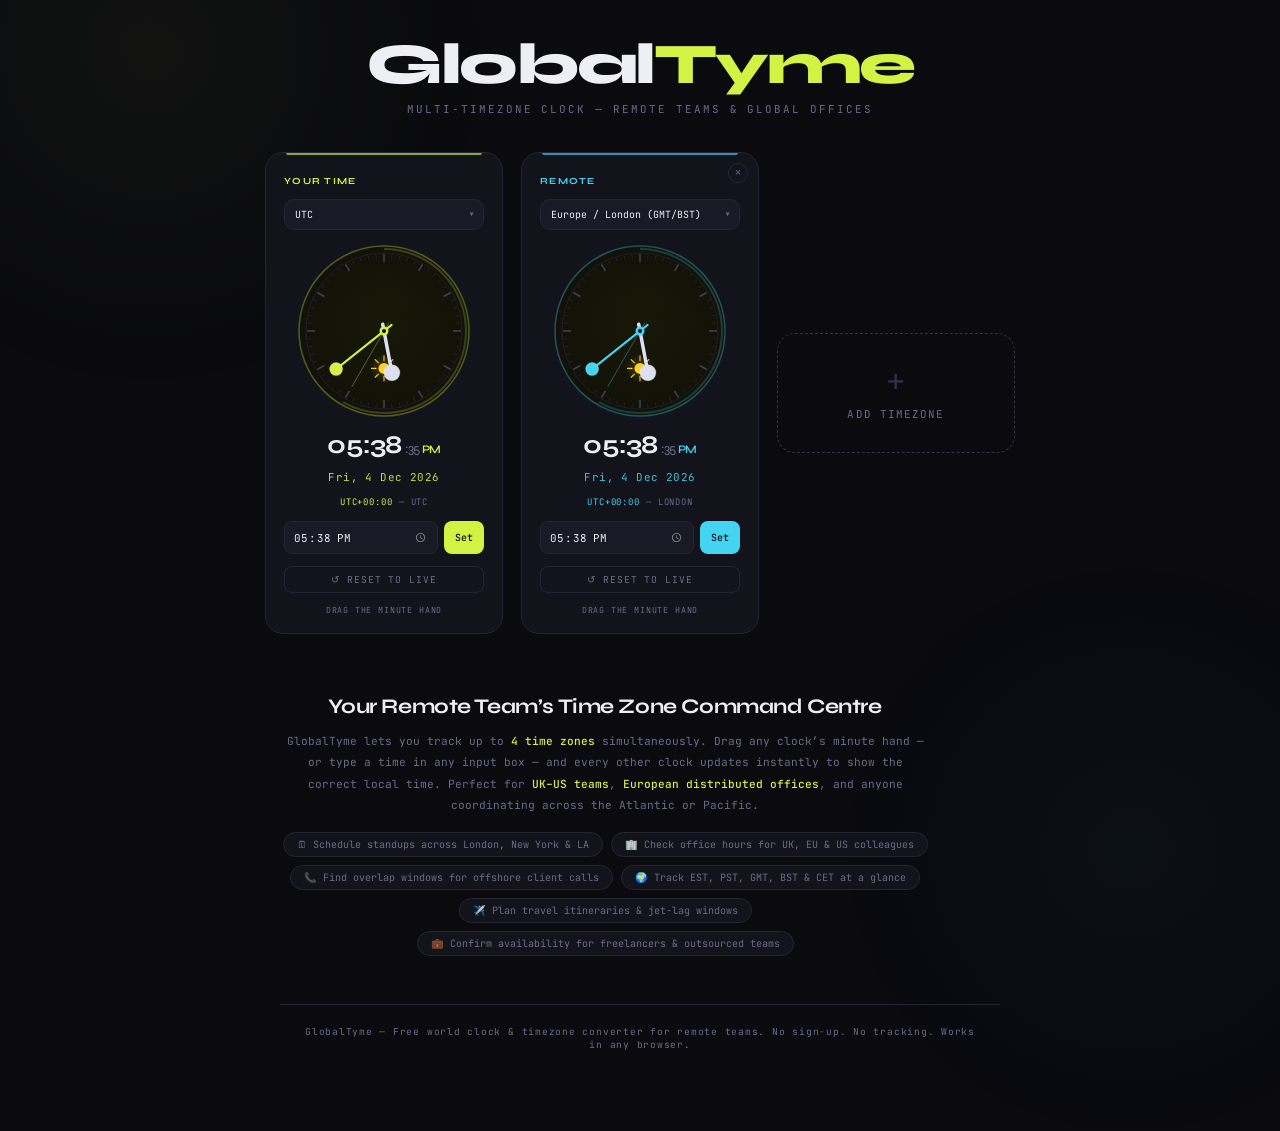
<file: timezone-clock.html>
<!DOCTYPE html>
<html lang="en" prefix="og: https://ogp.me/ns#">
<head>
<meta charset="UTF-8">
<meta name="viewport" content="width=device-width, initial-scale=1.0">

<!-- Primary SEO -->
<title>GlobalTyme — Free Multi-Timezone World Clock for Remote Teams &amp; Offices</title>
<meta name="description" content="Compare up to 4 time zones side-by-side with interactive analog clocks. The essential free timezone tool for remote teams, distributed offices, and global business scheduling. No sign-up required.">
<meta name="keywords" content="world clock, timezone converter, remote team clock, multiple timezone clock, international time, global team scheduling, UTC offset, time zone difference, remote work tool, distributed team, meeting planner, office hours, cross-timezone meeting, EST PST GMT CET BST IST, team collaboration, virtual office, time overlap, work from home, global standup, business hours, international clients, offshore team, UK US time difference, New York London time, US Europe time zone, free world clock">
<meta name="author" content="GlobalTyme">
<meta name="robots" content="index, follow, max-snippet:-1, max-image-preview:large">
<link rel="canonical" href="https://globaltyme.com/">

<!-- Open Graph -->
<meta property="og:type" content="website">
<meta property="og:url" content="https://globaltyme.com/">
<meta property="og:title" content="GlobalTyme — Multi-Timezone World Clock for Remote Teams">
<meta property="og:description" content="Track up to 4 time zones at once. Built for distributed teams, remote-first companies, and global business scheduling. Free and instant.">
<meta property="og:site_name" content="GlobalTyme">
<meta property="og:locale" content="en_US">

<!-- Twitter Card -->
<meta name="twitter:card" content="summary_large_image">
<meta name="twitter:title" content="GlobalTyme — Multi-Timezone Clock for Remote Teams">
<meta name="twitter:description" content="Track up to 4 time zones simultaneously. Drag clock hands to find meeting overlaps. Free, no sign-up.">

<!-- PWA & Theme -->
<meta name="theme-color" content="#0a0a0f">
<meta name="color-scheme" content="dark">
<meta name="mobile-web-app-capable" content="yes">
<meta name="apple-mobile-web-app-capable" content="yes">
<meta name="apple-mobile-web-app-title" content="GlobalTyme">
<meta name="apple-mobile-web-app-status-bar-style" content="black-translucent">

<!-- JSON-LD Structured Data -->
<script type="application/ld+json">
{
  "@context": "https://schema.org",
  "@type": "WebApplication",
  "name": "GlobalTyme – Multi-Timezone World Clock",
  "url": "https://globaltyme.com/",
  "description": "A free multi-timezone clock for remote teams, distributed offices, and global businesses. Compare up to 4 time zones with interactive analog clocks and automatic offset calculation.",
  "applicationCategory": "UtilitiesApplication",
  "operatingSystem": "Any",
  "offers": { "@type": "Offer", "price": "0", "priceCurrency": "USD" },
  "featureList": [
    "Up to 4 simultaneous timezone clocks",
    "Draggable analog clock hands — all clocks sync",
    "Live time with requestAnimationFrame",
    "Day/night sun and moon canvas indicators",
    "UTC offset display per clock",
    "70+ worldwide timezones",
    "Auto-detects local timezone",
    "Keyboard accessible"
  ]
}
</script>

<link rel="preconnect" href="https://fonts.googleapis.com">
<link rel="preconnect" href="https://fonts.gstatic.com" crossorigin>
<link href="https://fonts.googleapis.com/css2?family=Syne:wght@400;600;700;800&family=JetBrains+Mono:wght@300;400;500&display=swap" rel="stylesheet">

<style>
*, *::before, *::after { box-sizing: border-box; margin: 0; padding: 0; }

.sr-only {
  position: absolute; width: 1px; height: 1px;
  padding: 0; margin: -1px; overflow: hidden;
  clip: rect(0,0,0,0); white-space: nowrap; border: 0;
}
.skip-link {
  position: absolute; top: -60px; left: 16px;
  background: #d4f244; color: #0a0a0f;
  font-family: 'JetBrains Mono', monospace;
  font-size: .75rem; padding: 8px 16px;
  border-radius: 8px; z-index: 9999;
  text-decoration: none; transition: top .2s;
}
.skip-link:focus { top: 16px; }

:root {
  --bg:      #0a0a0f;
  --bg2:     #0f0f16;
  --surface: #13131c;
  --surf2:   #1a1a26;
  --border:  #252535;
  --bord2:   #30304a;
  --c0: #d4f244;
  --c1: #44d4f2;
  --c2: #f244d4;
  --c3: #f2a444;
  --text:  #eeeef5;
  --muted: #6b6b8a;
  --r: 18px;
}

body {
  background: var(--bg);
  color: var(--text);
  font-family: 'JetBrains Mono', monospace;
  min-height: 100vh;
  display: flex;
  flex-direction: column;
  align-items: center;
  padding: 36px 16px 60px;
  position: relative;
  overflow-x: hidden;
}
body::before, body::after {
  content: ''; position: fixed; border-radius: 50%; pointer-events: none; z-index: 0;
}
body::before {
  width: 700px; height: 700px; top: -300px; left: -200px;
  background: radial-gradient(circle, rgba(212,242,68,.04) 0%, transparent 70%);
}
body::after {
  width: 600px; height: 600px; bottom: -250px; right: -150px;
  background: radial-gradient(circle, rgba(68,212,242,.035) 0%, transparent 70%);
}

/* Header */
header {
  text-align: center; margin-bottom: 36px;
  position: relative; z-index: 1;
}
header h1 {
  font-family: 'Syne', sans-serif; font-weight: 800;
  font-size: clamp(2.2rem, 6vw, 3.6rem);
  letter-spacing: -.04em; line-height: 1; color: var(--text);
}
header h1 .acc { color: var(--c0); }
header p {
  margin-top: 8px; font-size: .68rem;
  letter-spacing: .18em; text-transform: uppercase; color: var(--muted);
}

/* Grid */
#clocks-grid {
  display: flex; flex-wrap: wrap; gap: 18px;
  justify-content: center; width: 100%;
  max-width: 1120px; position: relative; z-index: 1;
  align-items: flex-start;
}

/* Card */
.clock-card {
  background: var(--surface);
  border: 1px solid var(--border);
  border-radius: var(--r);
  padding: 22px 18px 18px;
  width: 238px;
  display: flex; flex-direction: column;
  align-items: center; gap: 12px;
  position: relative;
  transition: border-color .3s, box-shadow .3s;
  animation: cardIn .35s ease both;
}
@keyframes cardIn {
  from { opacity: 0; transform: translateY(12px) scale(.97); }
  to   { opacity: 1; transform: none; }
}
.clock-card:hover { border-color: var(--bord2); box-shadow: 0 0 30px rgba(0,0,0,.45); }
.clock-card::before {
  content: ''; position: absolute; top: 0; left: 20px; right: 20px;
  height: 2px; border-radius: 0 0 3px 3px;
  background: var(--clr, var(--c0)); opacity: .65;
}

.btn-remove {
  position: absolute; top: 10px; right: 10px;
  background: none; border: 1px solid var(--border);
  color: var(--muted); font-size: .65rem; line-height: 1;
  width: 20px; height: 20px; border-radius: 50%;
  cursor: pointer; display: flex; align-items: center; justify-content: center;
  transition: all .2s;
}
.btn-remove:hover { border-color: #f24444; color: #f24444; }
.clock-card.is-base .btn-remove { display: none; }

.clock-badge {
  font-family: 'Syne', sans-serif; font-size: .58rem;
  font-weight: 700; letter-spacing: .14em;
  text-transform: uppercase; color: var(--clr, var(--c0));
  align-self: flex-start;
}

.select-wrap { width: 100%; position: relative; }
.select-wrap select {
  width: 100%; background: var(--surf2);
  border: 1px solid var(--border); color: var(--text);
  font-family: 'JetBrains Mono', monospace; font-size: .62rem;
  padding: 8px 26px 8px 10px; border-radius: 10px;
  appearance: none; cursor: pointer; outline: none;
  transition: border-color .2s;
}
.select-wrap select:focus { border-color: var(--clr, var(--c0)); }
.select-wrap::after {
  content: '▾'; position: absolute; right: 9px; top: 50%;
  transform: translateY(-50%); color: var(--muted);
  pointer-events: none; font-size: .75rem;
}
.select-wrap select option { background: #14141e; }

.canvas-wrap { position: relative; width: 178px; height: 178px; }
canvas.clock-cv {
  display: block; cursor: grab; border-radius: 50%; touch-action: none;
}
canvas.clock-cv:active { cursor: grabbing; }

.digi {
  font-family: 'Syne', sans-serif; font-size: 1.6rem;
  font-weight: 700; letter-spacing: -.03em; color: var(--text);
  line-height: 1; display: flex; align-items: baseline; gap: 3px;
}
.digi .secs { font-size: .85rem; color: var(--muted); font-weight: 400; }
.digi .ampm { font-size: .72rem; color: var(--clr, var(--c0)); font-weight: 600; }

.date-display {
  font-family: 'JetBrains Mono', monospace;
  font-size: .68rem; font-weight: 400;
  color: var(--clr, var(--c0));
  letter-spacing: .04em;
  text-align: center;
  opacity: .9;
}

.tz-meta {
  font-size: .56rem; letter-spacing: .1em;
  text-transform: uppercase; color: var(--muted);
  text-align: center; line-height: 1.5;
}
.tz-meta .offset { color: var(--clr, var(--c0)); }

.time-row { display: flex; gap: 6px; width: 100%; }
.time-row input[type="time"] {
  flex: 1; background: var(--surf2);
  border: 1px solid var(--border); color: var(--text);
  font-family: 'JetBrains Mono', monospace; font-size: .68rem;
  padding: 7px 8px; border-radius: 8px; outline: none;
  transition: border-color .2s; min-width: 0;
}
.time-row input[type="time"]:focus { border-color: var(--clr, var(--c0)); }
.time-row input[type="time"]::-webkit-calendar-picker-indicator { filter: invert(.5); cursor: pointer; }
.btn-set {
  background: var(--clr, var(--c0)); border: none; color: #0a0a0f;
  font-family: 'JetBrains Mono', monospace; font-size: .62rem; font-weight: 500;
  padding: 7px 11px; border-radius: 8px; cursor: pointer;
  transition: opacity .2s, transform .1s; white-space: nowrap;
}
.btn-set:hover { opacity: .85; }
.btn-set:active { transform: scale(.95); }

.btn-reset {
  width: 100%; background: none; border: 1px solid var(--border);
  color: var(--muted); font-family: 'JetBrains Mono', monospace;
  font-size: .6rem; letter-spacing: .1em; text-transform: uppercase;
  padding: 6px 12px; border-radius: 8px; cursor: pointer; transition: all .2s;
}
.btn-reset:hover { border-color: var(--clr, var(--c0)); color: var(--clr, var(--c0)); }

.drag-hint {
  font-size: .52rem; letter-spacing: .1em;
  text-transform: uppercase; color: var(--muted); text-align: center;
}

/* Add button */
#btn-add {
  width: 238px; min-height: 120px; background: none;
  border: 1.5px dashed var(--bord2); border-radius: var(--r);
  color: var(--muted); font-family: 'JetBrains Mono', monospace;
  font-size: .68rem; letter-spacing: .1em; text-transform: uppercase;
  cursor: pointer; display: flex; flex-direction: column;
  align-items: center; justify-content: center; gap: 10px;
  transition: border-color .2s, color .2s, background .2s; padding: 24px;
  align-self: center;
}
#btn-add .plus { font-size: 2rem; line-height: 1; font-weight: 300; color: var(--bord2); transition: color .2s; }
#btn-add:hover { border-color: var(--c0); color: var(--c0); background: rgba(212,242,68,.03); }
#btn-add:hover .plus { color: var(--c0); }
#btn-add:disabled { opacity: .3; cursor: not-allowed; pointer-events: none; }

/* Info section */
.info-sec {
  max-width: 680px; width: 100%; margin-top: 60px;
  padding: 0 16px; text-align: center; position: relative; z-index: 1;
}
.info-sec h2 {
  font-family: 'Syne', sans-serif; font-weight: 700;
  font-size: clamp(1rem, 3vw, 1.3rem);
  letter-spacing: -.02em; color: var(--text); margin-bottom: 12px;
}
.info-sec p { font-size: .7rem; line-height: 1.9; color: var(--muted); margin-bottom: 16px; }
.info-sec strong { color: var(--c0); font-weight: 500; }
.info-sec ul {
  list-style: none; display: flex; flex-wrap: wrap;
  gap: 8px; justify-content: center; font-size: .63rem; color: var(--muted);
}
.info-sec ul li {
  background: var(--surface); border: 1px solid var(--border);
  border-radius: 20px; padding: 5px 13px; transition: border-color .2s, color .2s;
}
.info-sec ul li:hover { border-color: var(--c0); color: var(--text); }

footer {
  margin-top: 48px; padding: 20px 16px; text-align: center;
  font-size: .6rem; letter-spacing: .08em; color: var(--muted);
  border-top: 1px solid var(--border); width: 100%; max-width: 720px;
  position: relative; z-index: 1;
}

:focus-visible { outline: 2px solid var(--c0); outline-offset: 3px; border-radius: 6px; }
canvas:focus-visible { outline: 2px solid var(--c0); outline-offset: 5px; border-radius: 50%; }

@media (max-width: 540px) {
  .clock-card, #btn-add { width: calc(50vw - 22px); min-width: 148px; }
  .canvas-wrap { width: 136px; height: 136px; }
  canvas.clock-cv { width: 136px; height: 136px; }
  .digi { font-size: 1.15rem; }
}
@media (max-width: 360px) {
  .clock-card, #btn-add { width: 100%; }
}
</style>
</head>
<body>

<a class="skip-link" href="#main-content">Skip to main content</a>

<!-- SEO keyword anchor (visually hidden) -->
<p aria-hidden="true" style="position:absolute;width:1px;height:1px;overflow:hidden;clip:rect(0,0,0,0)">
  Free multi-timezone world clock. Compare EST, PST, GMT, BST, CET, IST and more.
  Built for remote teams, distributed offices, UK-US scheduling, and global business hours.
</p>

<header role="banner">
  <h1>Global<span class="acc">Tyme</span></h1>
  <p>Multi-Timezone Clock &mdash; Remote Teams &amp; Global Offices</p>
</header>

<main id="main-content" role="main">

  <section id="clocks-grid" aria-label="Timezone clocks — drag any hand or type a time to sync all clocks">
    <!-- Injected by JS -->
  </section>

  <section class="info-sec" aria-label="About GlobalTyme">
    <h2>Your Remote Team&rsquo;s Time Zone Command Centre</h2>
    <p>
      GlobalTyme lets you track up to <strong>4 time zones</strong> simultaneously.
      Drag any clock&rsquo;s minute hand &mdash; or type a time in any input box &mdash;
      and every other clock updates instantly to show the correct local time.
      Perfect for <strong>UK&ndash;US teams</strong>, <strong>European distributed offices</strong>,
      and anyone coordinating across the Atlantic or Pacific.
    </p>
    <ul aria-label="Use cases for GlobalTyme">
      <li>🗓 Schedule standups across London, New York &amp; LA</li>
      <li>🏢 Check office hours for UK, EU &amp; US colleagues</li>
      <li>📞 Find overlap windows for offshore client calls</li>
      <li>🌍 Track EST, PST, GMT, BST &amp; CET at a glance</li>
      <li>✈️ Plan travel itineraries &amp; jet-lag windows</li>
      <li>💼 Confirm availability for freelancers &amp; outsourced teams</li>
    </ul>
  </section>

</main>

<footer role="contentinfo">
  <p>GlobalTyme &mdash; Free world clock &amp; timezone converter for remote teams. No sign-up. No tracking. Works in any browser.</p>
</footer>

<script>
'use strict';

// ─── Data ─────────────────────────────────────────────────────────
const TZ_LIST = [
  { label: "Africa / Cairo (GMT+2)",            value: "Africa/Cairo" },
  { label: "Africa / Johannesburg (GMT+2)",     value: "Africa/Johannesburg" },
  { label: "Africa / Lagos (GMT+1)",            value: "Africa/Lagos" },
  { label: "Africa / Nairobi (GMT+3)",          value: "Africa/Nairobi" },
  { label: "America / Anchorage (AKST)",        value: "America/Anchorage" },
  { label: "America / Buenos Aires (ART)",      value: "America/Argentina/Buenos_Aires" },
  { label: "America / Bogota (COT)",            value: "America/Bogota" },
  { label: "America / Chicago (CST/CDT)",       value: "America/Chicago" },
  { label: "America / Denver (MST/MDT)",        value: "America/Denver" },
  { label: "America / Halifax (AST)",           value: "America/Halifax" },
  { label: "America / Los Angeles (PST/PDT)",   value: "America/Los_Angeles" },
  { label: "America / Mexico City",             value: "America/Mexico_City" },
  { label: "America / New York (EST/EDT)",      value: "America/New_York" },
  { label: "America / Phoenix (MST)",           value: "America/Phoenix" },
  { label: "America / Santiago",                value: "America/Santiago" },
  { label: "America / Sao Paulo (BRT)",         value: "America/Sao_Paulo" },
  { label: "America / Toronto (EST/EDT)",       value: "America/Toronto" },
  { label: "America / Vancouver (PST/PDT)",     value: "America/Vancouver" },
  { label: "Asia / Bangkok (ICT)",              value: "Asia/Bangkok" },
  { label: "Asia / Dubai (GST)",                value: "Asia/Dubai" },
  { label: "Asia / Hong Kong (HKT)",            value: "Asia/Hong_Kong" },
  { label: "Asia / Jakarta (WIB)",              value: "Asia/Jakarta" },
  { label: "Asia / Karachi (PKT)",              value: "Asia/Karachi" },
  { label: "Asia / Kolkata (IST)",              value: "Asia/Kolkata" },
  { label: "Asia / Kuala Lumpur (MYT)",         value: "Asia/Kuala_Lumpur" },
  { label: "Asia / Manila (PHT)",               value: "Asia/Manila" },
  { label: "Asia / Riyadh (AST)",               value: "Asia/Riyadh" },
  { label: "Asia / Seoul (KST)",                value: "Asia/Seoul" },
  { label: "Asia / Shanghai (CST)",             value: "Asia/Shanghai" },
  { label: "Asia / Singapore (SGT)",            value: "Asia/Singapore" },
  { label: "Asia / Tokyo (JST)",                value: "Asia/Tokyo" },
  { label: "Australia / Adelaide (ACST)",       value: "Australia/Adelaide" },
  { label: "Australia / Brisbane (AEST)",       value: "Australia/Brisbane" },
  { label: "Australia / Melbourne (AEDT)",      value: "Australia/Melbourne" },
  { label: "Australia / Perth (AWST)",          value: "Australia/Perth" },
  { label: "Australia / Sydney (AEDT)",         value: "Australia/Sydney" },
  { label: "Europe / Amsterdam (CET/CEST)",     value: "Europe/Amsterdam" },
  { label: "Europe / Athens (EET/EEST)",        value: "Europe/Athens" },
  { label: "Europe / Berlin (CET/CEST)",        value: "Europe/Berlin" },
  { label: "Europe / Brussels (CET/CEST)",      value: "Europe/Brussels" },
  { label: "Europe / Copenhagen (CET/CEST)",    value: "Europe/Copenhagen" },
  { label: "Europe / Dublin (GMT/IST)",         value: "Europe/Dublin" },
  { label: "Europe / Helsinki (EET/EEST)",      value: "Europe/Helsinki" },
  { label: "Europe / Istanbul (TRT)",           value: "Europe/Istanbul" },
  { label: "Europe / Lisbon (WET/WEST)",        value: "Europe/Lisbon" },
  { label: "Europe / London (GMT/BST)",         value: "Europe/London" },
  { label: "Europe / Madrid (CET/CEST)",        value: "Europe/Madrid" },
  { label: "Europe / Moscow (MSK)",             value: "Europe/Moscow" },
  { label: "Europe / Oslo (CET/CEST)",          value: "Europe/Oslo" },
  { label: "Europe / Paris (CET/CEST)",         value: "Europe/Paris" },
  { label: "Europe / Rome (CET/CEST)",          value: "Europe/Rome" },
  { label: "Europe / Stockholm (CET/CEST)",     value: "Europe/Stockholm" },
  { label: "Europe / Vienna (CET/CEST)",        value: "Europe/Vienna" },
  { label: "Europe / Warsaw (CET/CEST)",        value: "Europe/Warsaw" },
  { label: "Europe / Zurich (CET/CEST)",        value: "Europe/Zurich" },
  { label: "Pacific / Auckland (NZDT)",         value: "Pacific/Auckland" },
  { label: "Pacific / Honolulu (HST)",          value: "Pacific/Honolulu" },
  { label: "UTC",                               value: "UTC" },
];

const COLORS = ['#d4f244','#44d4f2','#f244d4','#f2a444'];
const LABELS = ['Your Time','Remote','Remote 2','Remote 3'];
const MAX    = 4;

// ─── Global state ─────────────────────────────────────────────────
// masterEpochMs: null = live clock, otherwise pinned epoch
let masterEpochMs = null;
let clocks        = [];    // array of clock instance objects
let rafId         = null;

// ─── Drag state ───────────────────────────────────────────────────
const drag = { active: false, id: null, prevAngle: null, acc: 0, mode: 'minute' };

// ─── Helpers ──────────────────────────────────────────────────────
function epoch() { return masterEpochMs !== null ? masterEpochMs : Date.now(); }

function timeInTZ(tz, ms) {
  const parts = new Intl.DateTimeFormat('en-US', {
    timeZone: tz, hour: 'numeric', minute: 'numeric', second: 'numeric', hour12: false,
  }).formatToParts(new Date(ms));
  const g = t => parseInt(parts.find(p => p.type === t)?.value || '0', 10);
  let h = g('hour'); const m = g('minute'), s = g('second');
  if (h === 24) h = 0;
  return { h, m, s };
}

function tzOffsetMs(tz, ms) {
  const d   = new Date(ms);
  const loc = new Date(d.toLocaleString('en-US', { timeZone: tz }));
  const utc = new Date(d.toLocaleString('en-US', { timeZone: 'UTC' }));
  return loc - utc;
}

function formatUTCOffset(tz) {
  const ms   = tzOffsetMs(tz, epoch());
  const sign = ms >= 0 ? '+' : '−';
  const abs  = Math.abs(ms) / 60000;
  const h    = Math.floor(abs / 60).toString().padStart(2,'0');
  const m    = (abs % 60).toString().padStart(2,'0');
  return `UTC${sign}${h}:${m}`;
}

// Convert a HH:MM in a given timezone to a global epoch ms
function hmsToEpoch(h, m, s, tz) {
  const off     = tzOffsetMs(tz, epoch());
  const d       = new Date(epoch());
  const dateStr = d.toLocaleDateString('en-CA', { timeZone: tz }); // YYYY-MM-DD
  const [yr, mo, dy] = dateStr.split('-').map(Number);
  return Date.UTC(yr, mo - 1, dy, h, m, s) - off;
}

// ─── Canvas drawing ───────────────────────────────────────────────
function isDay(h) { return h >= 6 && h < 18; }

function drawSun(ctx, x, y, r) {
  ctx.save();
  const g = ctx.createRadialGradient(x, y, 0, x, y, r * 2.6);
  g.addColorStop(0, 'rgba(255,210,40,.22)'); g.addColorStop(1, 'rgba(255,210,40,0)');
  ctx.fillStyle = g;
  ctx.beginPath(); ctx.arc(x, y, r*2.6, 0, Math.PI*2); ctx.fill();
  ctx.strokeStyle = '#ffd028'; ctx.lineWidth = 1.1; ctx.lineCap = 'round';
  for (let i = 0; i < 8; i++) {
    const a = i/8 * Math.PI*2;
    ctx.beginPath();
    ctx.moveTo(x+Math.cos(a)*(r+2.5), y+Math.sin(a)*(r+2.5));
    ctx.lineTo(x+Math.cos(a)*(r+7),   y+Math.sin(a)*(r+7));
    ctx.stroke();
  }
  ctx.beginPath(); ctx.arc(x, y, r, 0, Math.PI*2); ctx.fillStyle = '#ffd028'; ctx.fill();
  ctx.restore();
}

function drawMoon(ctx, x, y, r) {
  ctx.save();
  const g = ctx.createRadialGradient(x, y, 0, x, y, r*3);
  g.addColorStop(0,'rgba(130,150,255,.16)'); g.addColorStop(1,'rgba(130,150,255,0)');
  ctx.fillStyle = g;
  ctx.beginPath(); ctx.arc(x, y, r*3, 0, Math.PI*2); ctx.fill();
  ctx.beginPath(); ctx.arc(x, y, r, 0, Math.PI*2); ctx.fillStyle = '#8296ff'; ctx.fill();
  ctx.globalCompositeOperation = 'destination-out';
  ctx.beginPath(); ctx.arc(x+r*.55, y-r*.1, r*.8, 0, Math.PI*2);
  ctx.fillStyle = 'rgba(0,0,0,1)'; ctx.fill();
  ctx.globalCompositeOperation = 'source-over';
  [[x+r*2.2,y-r*.65,1],[x+r*1.7,y+r*1.25,.65],[x+r*2.9,y+r*.4,.75]].forEach(([sx,sy,sr])=>{
    ctx.globalAlpha = .5; ctx.beginPath(); ctx.arc(sx,sy,sr,0,Math.PI*2);
    ctx.fillStyle='#8296ff'; ctx.fill();
  });
  ctx.globalAlpha = 1;
  ctx.restore();
}

const DPR = window.devicePixelRatio || 1;

function setupHiDPI(canvas, cssSize) {
  canvas.width  = cssSize * DPR;
  canvas.height = cssSize * DPR;
  canvas.style.width  = cssSize + 'px';
  canvas.style.height = cssSize + 'px';
  canvas.getContext('2d').scale(DPR, DPR);
}

function renderClock(inst) {
  const { canvas, color } = inst;
  const CSS = parseInt(canvas.style.width);
  const ctx = canvas.getContext('2d');
  const cx  = CSS/2, cy = CSS/2, R = CSS/2 - 4;

  ctx.clearRect(0, 0, canvas.width, canvas.height);

  const { h, m, s } = timeInTZ(inst.tz, epoch());
  const day = isDay(h);
  const isDragThis = drag.active && drag.id === inst.id;

  // Face
  const fg = ctx.createRadialGradient(cx, cy-R*.25, 0, cx, cy, R);
  fg.addColorStop(0, day ? '#191908' : '#0c0c14');
  fg.addColorStop(1, day ? '#111108' : '#08080e');
  ctx.beginPath(); ctx.arc(cx,cy,R,0,Math.PI*2); ctx.fillStyle=fg; ctx.fill();
  ctx.strokeStyle = color+'55'; ctx.lineWidth=1.5; ctx.stroke();

  // Inner ring
  ctx.beginPath(); ctx.arc(cx,cy,R-7,0,Math.PI*2);
  ctx.strokeStyle='#1e1e2e'; ctx.lineWidth=1; ctx.stroke();

  // Sun / moon
  if (day) drawSun(ctx, cx, cy+R*.44, 5.5);
  else     drawMoon(ctx, cx, cy+R*.44, 5.5);

  // Ticks
  for (let i=0;i<60;i++) {
    const a  = i/60*Math.PI*2 - Math.PI/2;
    const mn = i%5===0;
    const ro = R-8, len = mn?8:4;
    ctx.beginPath();
    ctx.moveTo(cx+Math.cos(a)*(ro-len), cy+Math.sin(a)*(ro-len));
    ctx.lineTo(cx+Math.cos(a)*ro,       cy+Math.sin(a)*ro);
    ctx.strokeStyle = mn?'#40405a':'#252535';
    ctx.lineWidth   = mn?1.5:.8; ctx.stroke();
  }

  // Second arc
  ctx.beginPath();
  ctx.arc(cx,cy,R-3, -Math.PI/2, -Math.PI/2+(s/60)*Math.PI*2);
  ctx.strokeStyle=color+'38'; ctx.lineWidth=2; ctx.stroke();

  // Hour hand
  const hA = ((h%12)+m/60+s/3600)/12*Math.PI*2 - Math.PI/2;
  hand(ctx,cx,cy,hA,R*.50,3.5,'#dde0f0',true);

  // Minute hand + handle
  const mA = (m+s/60)/60*Math.PI*2 - Math.PI/2;
  hand(ctx,cx,cy,mA,R*.72,2,color,true);

  // Second hand
  if (!isDragThis) {
    const sA=(s/60)*Math.PI*2-Math.PI/2;
    ctx.save();
    ctx.beginPath();
    ctx.moveTo(cx-Math.cos(sA)*10,    cy-Math.sin(sA)*10);
    ctx.lineTo(cx+Math.cos(sA)*R*.76, cy+Math.sin(sA)*R*.76);
    ctx.strokeStyle=color; ctx.lineWidth=.8; ctx.globalAlpha=.45; ctx.stroke();
    ctx.restore();
  }

  // Centre
  ctx.beginPath(); ctx.arc(cx,cy,4.5,0,Math.PI*2); ctx.fillStyle=color; ctx.fill();
  ctx.beginPath(); ctx.arc(cx,cy,2,0,Math.PI*2);   ctx.fillStyle='#0a0a0f'; ctx.fill();

  // Update digital display
  const h12 = h%12||12;
  inst.elHM.textContent   = `${h12.toString().padStart(2,'0')}:${m.toString().padStart(2,'0')}`;
  inst.elS.textContent    = `:${s.toString().padStart(2,'0')}`;
  inst.elAMPM.textContent = h>=12?'PM':'AM';

  // Sync time input to current displayed time (only when not focused)
  if (document.activeElement !== inst.timeInput) {
    const hh = h.toString().padStart(2,'0');
    const mm = m.toString().padStart(2,'0');
    inst.timeInput.value = `${hh}:${mm}`;
  }

  // Date display
  const dateStr = new Intl.DateTimeFormat('en-GB', {
    timeZone: inst.tz, weekday: 'short', day: 'numeric', month: 'short', year: 'numeric'
  }).format(new Date(epoch()));
  inst.elDate.textContent = dateStr;

  // UTC offset label
  const off    = formatUTCOffset(inst.tz);
  const tzShort= inst.tz.split('/').pop().replace(/_/g,' ');
  inst.elMeta.innerHTML = `<span class="offset">${off}</span> &mdash; ${tzShort}`;
}

function hand(ctx,cx,cy,a,len,w,color,tip) {
  const tx=cx+Math.cos(a)*len, ty=cy+Math.sin(a)*len;
  ctx.save();
  ctx.beginPath();
  ctx.moveTo(cx-Math.cos(a)*(len*.16), cy-Math.sin(a)*(len*.16));
  ctx.lineTo(tx, ty);
  ctx.strokeStyle=color; ctx.lineWidth=w; ctx.lineCap='round'; ctx.stroke();
  if (tip) {
    ctx.beginPath(); ctx.arc(tx,ty,w+4.5,0,Math.PI*2);
    ctx.fillStyle=color; ctx.fill();
    ctx.strokeStyle='rgba(255,255,255,.22)'; ctx.lineWidth=1.2; ctx.stroke();
  }
  ctx.restore();
}

function renderAll() { clocks.forEach(renderClock); }

// ─── RAF loop ─────────────────────────────────────────────────────
function loop() { renderAll(); rafId = requestAnimationFrame(loop); }

// ─── Drag ─────────────────────────────────────────────────────────
function normA(a){ return ((a%(Math.PI*2))+Math.PI*2)%(Math.PI*2); }
function deltaA(p,c){ let d=normA(c)-normA(p); if(d>Math.PI)d-=Math.PI*2; if(d<-Math.PI)d+=Math.PI*2; return d; }

function canvasAngle(canvas, cx, cy) {
  const r = canvas.getBoundingClientRect();
  const cssW = parseInt(canvas.style.width);
  const x = (cx-r.left)  * (cssW / r.width)  - cssW/2;
  const y = (cy-r.top)   * (cssW / r.height) - cssW/2;
  return Math.atan2(y, x);
}

function getHandTips(canvas, inst) {
  // Returns pixel coords of hour and minute hand tips in CSS space
  const CSS = parseInt(canvas.style.width);
  const cx = CSS/2, cy = CSS/2, R = CSS/2 - 4;
  const { h, m, s } = timeInTZ(inst.tz, epoch());
  const hA = ((h%12)+m/60+s/3600)/12*Math.PI*2 - Math.PI/2;
  const mA = (m+s/60)/60*Math.PI*2 - Math.PI/2;
  return {
    hour:   { x: cx+Math.cos(hA)*R*.50, y: cy+Math.sin(hA)*R*.50 },
    minute: { x: cx+Math.cos(mA)*R*.72, y: cy+Math.sin(mA)*R*.72 },
  };
}

function distSq(ax, ay, bx, by) { return (ax-bx)**2 + (ay-by)**2; }

function attachDrag(canvas, id) {
  const start = e => {
    e.preventDefault();
    const p = e.touches ? e.touches[0] : e;
    const inst = clocks.find(c=>c.id===id); if(!inst) return;
    const rect  = canvas.getBoundingClientRect();
    const CSS   = parseInt(canvas.style.width);
    const px = (p.clientX - rect.left) * (CSS / rect.width);
    const py = (p.clientY - rect.top)  * (CSS / rect.height);
    const tips  = getHandTips(canvas, inst);
    const dH = distSq(px, py, tips.hour.x,   tips.hour.y);
    const dM = distSq(px, py, tips.minute.x, tips.minute.y);
    // Pick the closer hand tip; also use a generous hit radius (900px² = 30px)
    drag.mode = (dH < dM && dH < 1600) || (dM >= 1600 && dH < 1600) ? 'hour' : 'minute';
    // If both are far away, default to minute
    if (dH >= 1600 && dM >= 1600) drag.mode = 'minute';
    drag.active = true; drag.id = id;
    drag.prevAngle = canvasAngle(canvas, p.clientX, p.clientY);
    drag.acc = 0;
    if (masterEpochMs === null) masterEpochMs = Date.now();
    canvas.style.cursor = 'grabbing';
  };
  canvas.addEventListener('mousedown',  start);
  canvas.addEventListener('touchstart', start, {passive:false});

  // Keyboard nudge (←→ = ±1 min, shift+←→ = ±1 hr)
  canvas.addEventListener('keydown', e => {
    if (!['ArrowLeft','ArrowRight','ArrowUp','ArrowDown'].includes(e.key)) return;
    e.preventDefault();
    if (masterEpochMs === null) masterEpochMs = Date.now();
    const dir  = (e.key==='ArrowRight'||e.key==='ArrowUp') ? 1 : -1;
    const step = e.shiftKey ? 60 : 1;
    masterEpochMs += dir * step * 60000;
    renderAll();
  });
}

window.addEventListener('mousemove', e => {
  if (!drag.active) return; e.preventDefault();
  const inst = clocks.find(c=>c.id===drag.id); if(!inst) return;
  const a = canvasAngle(inst.canvas, e.clientX, e.clientY);
  const d = deltaA(drag.prevAngle, a); drag.prevAngle=a;
  // hour hand: full rotation = 12 hrs = 720 mins; minute: full = 60 mins
  const scale = drag.mode === 'hour' ? 720 : 60;
  drag.acc += (d/(Math.PI*2))*scale;
  const w = Math.trunc(drag.acc);
  if (w!==0) { drag.acc-=w; masterEpochMs+=w*60000; renderAll(); }
}, {passive:false});

window.addEventListener('touchmove', e => {
  if (!drag.active) return; e.preventDefault();
  const inst = clocks.find(c=>c.id===drag.id); if(!inst) return;
  const t = e.touches[0];
  const a = canvasAngle(inst.canvas, t.clientX, t.clientY);
  const d = deltaA(drag.prevAngle, a); drag.prevAngle=a;
  const scale = drag.mode === 'hour' ? 720 : 60;
  drag.acc += (d/(Math.PI*2))*scale;
  const w = Math.trunc(drag.acc);
  if (w!==0) { drag.acc-=w; masterEpochMs+=w*60000; renderAll(); }
}, {passive:false});

function endDrag() {
  if (!drag.active) return;
  const inst = clocks.find(c=>c.id===drag.id);
  if (inst) inst.canvas.style.cursor='grab';
  drag.active=false; drag.id=null; drag.prevAngle=null; drag.acc=0;
}
window.addEventListener('mouseup',  endDrag);
window.addEventListener('touchend', endDrag);

// ─── Clock card factory ───────────────────────────────────────────
let _uid = 0;
function makeClock(tz, isBase) {
  if (clocks.length >= MAX) return;
  const id    = _uid++;
  const idx   = clocks.length;
  const color = COLORS[idx % COLORS.length];
  const label = LABELS[idx] || `Remote ${idx}`;
  const CSS   = 178;

  const card = document.createElement('article');
  card.className = 'clock-card' + (isBase ? ' is-base' : '');
  card.dataset.id = id;
  card.style.setProperty('--clr', color);
  card.setAttribute('aria-label', label + ' timezone clock');

  // Remove btn
  const rmBtn = document.createElement('button');
  rmBtn.className='btn-remove'; rmBtn.setAttribute('aria-label','Remove clock'); rmBtn.innerHTML='&times;';
  rmBtn.addEventListener('click', ()=>removeClock(id));

  // Badge
  const badge = document.createElement('div');
  badge.className='clock-badge'; badge.textContent=label;

  // Select
  const selWrap=document.createElement('div'); selWrap.className='select-wrap';
  const selLbl=document.createElement('label'); selLbl.className='sr-only';
  selLbl.setAttribute('for',`sel-${id}`); selLbl.textContent='Timezone';
  const sel=document.createElement('select'); sel.id=`sel-${id}`;
  sel.setAttribute('aria-label','Select timezone');
  TZ_LIST.forEach(t=>{ const o=new Option(t.label,t.value); if(t.value===tz)o.selected=true; sel.appendChild(o); });
  selWrap.append(selLbl,sel);

  // Canvas
  const cwrap=document.createElement('div'); cwrap.className='canvas-wrap';
  const canvas=document.createElement('canvas'); canvas.className='clock-cv';
  canvas.setAttribute('role','img'); canvas.setAttribute('tabindex','0');
  canvas.setAttribute('aria-label','Analog clock — drag minute hand or use arrow keys');
  canvas.title='Drag the minute hand to adjust time. Arrow keys: ±1 min, Shift+Arrow: ±1 hr';
  setupHiDPI(canvas, CSS);
  cwrap.appendChild(canvas);

  // Digital
  const digi=document.createElement('div'); digi.className='digi';
  const elHM=document.createElement('span'); elHM.className='hm'; elHM.textContent='--:--';
  const elS=document.createElement('span');  elS.className='secs'; elS.textContent=':--';
  const elAM=document.createElement('span'); elAM.className='ampm';
  digi.append(elHM,elS,elAM);

  // Date
  const elDate=document.createElement('p'); elDate.className='date-display';
  elDate.setAttribute('aria-live','polite'); elDate.textContent='---';

  // Meta
  const elMeta=document.createElement('p'); elMeta.className='tz-meta';
  elMeta.setAttribute('aria-live','polite'); elMeta.textContent='Loading…';

  // Time input
  const trow=document.createElement('div'); trow.className='time-row';
  const tLbl=document.createElement('label'); tLbl.className='sr-only';
  tLbl.setAttribute('for',`ti-${id}`); tLbl.textContent='Set time manually';
  const inp=document.createElement('input'); inp.type='time'; inp.step='60'; inp.id=`ti-${id}`;
  inp.setAttribute('aria-label','Enter time manually');
  const setBtn=document.createElement('button'); setBtn.className='btn-set'; setBtn.textContent='Set';
  setBtn.setAttribute('aria-label','Apply this time to all clocks');
  setBtn.addEventListener('click',()=>{
    if(!inp.value) return;
    const [h,m]=inp.value.split(':').map(Number);
    masterEpochMs=hmsToEpoch(h,m,0,sel.value);
    renderAll();
  });
  trow.append(tLbl,inp,setBtn);

  // Reset
  const rstBtn=document.createElement('button'); rstBtn.className='btn-reset';
  rstBtn.textContent='↺ Reset to Live';
  rstBtn.setAttribute('aria-label','Reset all clocks to live current time');
  rstBtn.addEventListener('click',()=>{ masterEpochMs=null; inp.value=''; renderAll(); });

  // Hint
  const hint=document.createElement('p'); hint.className='drag-hint';
  hint.setAttribute('aria-hidden','true'); hint.textContent='drag the minute hand';

  card.append(rmBtn,badge,selWrap,cwrap,digi,elDate,elMeta,trow,rstBtn,hint);

  const inst={id,color,canvas,elHM,elS,elAMPM:elAM,elDate,elMeta,selEl:sel,timeInput:inp,
               get tz(){ return sel.value; }};
  clocks.push(inst);
  attachDrag(canvas,id);
  sel.addEventListener('change', renderAll);

  // Insert before add button
  const grid=document.getElementById('clocks-grid');
  const addBtn=document.getElementById('btn-add');
  grid.insertBefore(card, addBtn);
  updateAddBtn();
  renderAll();
}

function removeClock(id) {
  const idx=clocks.findIndex(c=>c.id===id); if(idx===-1) return;
  clocks.splice(idx,1);
  const card=document.querySelector(`.clock-card[data-id="${id}"]`);
  if(card){ card.style.transition='opacity .25s, transform .25s'; card.style.opacity='0'; card.style.transform='scale(.94)'; setTimeout(()=>card.remove(),270); }
  setTimeout(updateAddBtn, 280);
}

function updateAddBtn() {
  const btn=document.getElementById('btn-add'); if(!btn)return;
  btn.disabled = clocks.length >= MAX;
  btn.setAttribute('aria-label', clocks.length>=MAX ? 'Maximum 4 clocks reached' : 'Add a new timezone clock');
}

// ─── Init ─────────────────────────────────────────────────────────
(function init() {
  // Build add button
  const addBtn=document.createElement('button'); addBtn.id='btn-add';
  addBtn.innerHTML='<span class="plus" aria-hidden="true">+</span><span>Add Timezone</span>';
  addBtn.setAttribute('aria-label','Add a new timezone clock');
  addBtn.addEventListener('click',()=>{
    const inUse=new Set(clocks.map(c=>c.tz));
    const defaults=['Europe/London','America/New_York','Asia/Tokyo','America/Los_Angeles','Europe/Berlin','Australia/Sydney'];
    const pick=defaults.find(t=>!inUse.has(t)) || TZ_LIST.find(t=>!inUse.has(t.value))?.value || 'UTC';
    makeClock(pick,false);
  });
  document.getElementById('clocks-grid').appendChild(addBtn);

  // Clock 1 — user's local timezone
  const userTZ=Intl.DateTimeFormat().resolvedOptions().timeZone;
  const baseTZ=TZ_LIST.find(t=>t.value===userTZ)?userTZ:'America/New_York';
  makeClock(baseTZ,true);

  // Clock 2 — pick a sensible default that isn't the user's timezone
  const secondDefaults=['Europe/London','America/New_York','America/Los_Angeles','Europe/Berlin','Asia/Tokyo'];
  const secondTZ=secondDefaults.find(t=>t!==baseTZ) || 'UTC';
  makeClock(secondTZ,false);

  loop();
})();
</script>
</body>
</html>
</file>
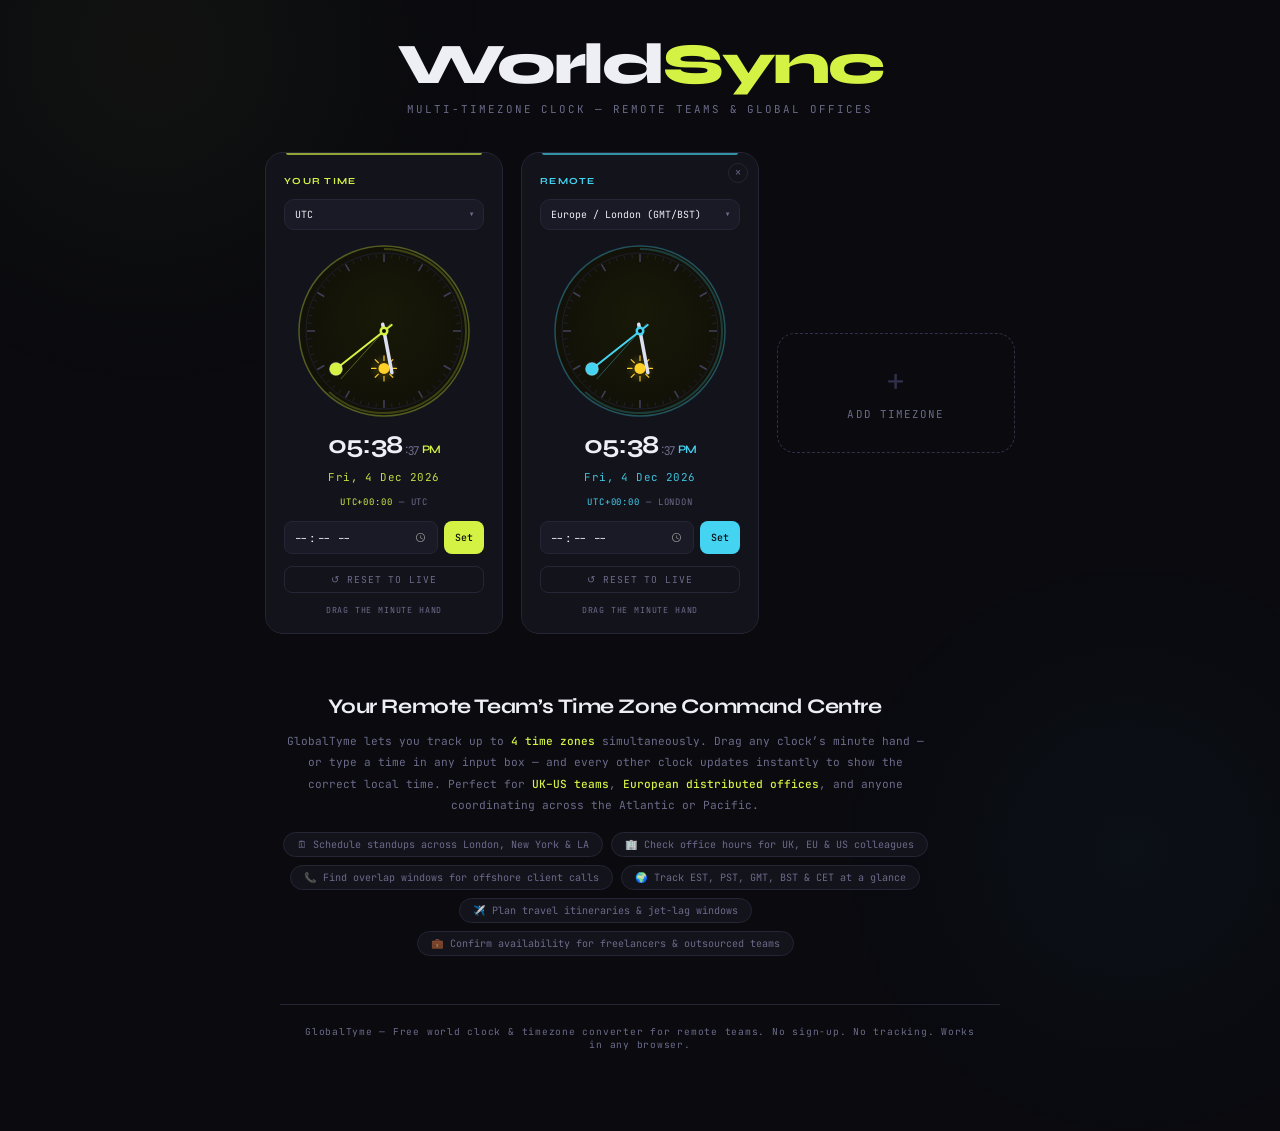
<file: ole-versions/globaltyme.html>
<!DOCTYPE html>
<html lang="en" prefix="og: https://ogp.me/ns#">
<head>
  <!-- Google tag (gtag.js) -->
<script async src="https://www.googletagmanager.com/gtag/js?id=G-XSSDCC0GEK"></script>
<script>
  window.dataLayer = window.dataLayer || [];
  function gtag(){dataLayer.push(arguments);}
  gtag('js', new Date());

  gtag('config', 'G-XSSDCC0GEK');
</script>
<meta charset="UTF-8">
<meta name="viewport" content="width=device-width, initial-scale=1.0">

<!-- Primary SEO -->
<title>GlobalTyme — Free Multi-Timezone World Clock for Remote Teams &amp; Offices</title>
<meta name="description" content="Compare up to 4 time zones side-by-side with interactive analog clocks. The essential free timezone tool for remote teams, distributed offices, and global business scheduling. No sign-up required.">
<meta name="keywords" content="world clock, timezone converter, remote team clock, multiple timezone clock, international time, global team scheduling, UTC offset, time zone difference, remote work tool, distributed team, meeting planner, office hours, cross-timezone meeting, EST PST GMT CET BST IST, team collaboration, virtual office, time overlap, work from home, global standup, business hours, international clients, offshore team, UK US time difference, New York London time, US Europe time zone, free world clock">
<meta name="author" content="GlobalTyme">
<meta name="robots" content="index, follow, max-snippet:-1, max-image-preview:large">
<link rel="canonical" href="http://www.GlobalTyme.com/">

<!-- Open Graph -->
<meta property="og:type" content="website">
<meta property="og:url" content="http://www.GlobalTyme.com/">
<meta property="og:title" content="GlobalTyme — Multi-Timezone World Clock for Remote Teams">
<meta property="og:description" content="Track up to 4 time zones at once. Built for distributed teams, remote-first companies, and global business scheduling. Free and instant.">
<meta property="og:site_name" content="GlobalTyme">
<meta property="og:locale" content="en_US">

<!-- Twitter Card -->
<meta name="twitter:card" content="summary_large_image">
<meta name="twitter:title" content="GlobalTyme — Multi-Timezone Clock for Remote Teams">
<meta name="twitter:description" content="Track up to 4 time zones simultaneously. Drag clock hands to find meeting overlaps. Free, no sign-up.">

<!-- PWA & Theme -->
<meta name="theme-color" content="#0a0a0f">
<meta name="color-scheme" content="dark">
<meta name="mobile-web-app-capable" content="yes">
<meta name="apple-mobile-web-app-capable" content="yes">
<meta name="apple-mobile-web-app-title" content="GlobalTyme">
<meta name="apple-mobile-web-app-status-bar-style" content="black-translucent">

<!-- JSON-LD Structured Data -->
<script type="application/ld+json">
{
  "@context": "https://schema.org",
  "@type": "WebApplication",
  "name": "GlobalTyme – Multi-Timezone World Clock",
  "url": "http://www.GlobalTyme.com/",
  "description": "A free multi-timezone clock for remote teams, distributed offices, and global businesses. Compare up to 4 time zones with interactive analog clocks and automatic offset calculation.",
  "applicationCategory": "UtilitiesApplication",
  "operatingSystem": "Any",
  "offers": { "@type": "Offer", "price": "0", "priceCurrency": "USD" },
  "featureList": [
    "Up to 4 simultaneous timezone clocks",
    "Draggable analog clock hands — all clocks sync",
    "Live time with requestAnimationFrame",
    "Day/night sun and moon canvas indicators",
    "UTC offset display per clock",
    "70+ worldwide timezones",
    "Auto-detects local timezone",
    "Keyboard accessible"
  ]
}
</script>

<link rel="preconnect" href="https://fonts.googleapis.com">
<link rel="preconnect" href="https://fonts.gstatic.com" crossorigin>
<link href="https://fonts.googleapis.com/css2?family=Syne:wght@400;600;700;800&family=JetBrains+Mono:wght@300;400;500&display=swap" rel="stylesheet">

<style>
*, *::before, *::after { box-sizing: border-box; margin: 0; padding: 0; }

.sr-only {
  position: absolute; width: 1px; height: 1px;
  padding: 0; margin: -1px; overflow: hidden;
  clip: rect(0,0,0,0); white-space: nowrap; border: 0;
}
.skip-link {
  position: absolute; top: -60px; left: 16px;
  background: #d4f244; color: #0a0a0f;
  font-family: 'JetBrains Mono', monospace;
  font-size: .75rem; padding: 8px 16px;
  border-radius: 8px; z-index: 9999;
  text-decoration: none; transition: top .2s;
}
.skip-link:focus { top: 16px; }

:root {
  --bg:      #0a0a0f;
  --bg2:     #0f0f16;
  --surface: #13131c;
  --surf2:   #1a1a26;
  --border:  #252535;
  --bord2:   #30304a;
  --c0: #d4f244;
  --c1: #44d4f2;
  --c2: #f244d4;
  --c3: #f2a444;
  --text:  #eeeef5;
  --muted: #6b6b8a;
  --r: 18px;
}

body {
  background: var(--bg);
  color: var(--text);
  font-family: 'JetBrains Mono', monospace;
  min-height: 100vh;
  display: flex;
  flex-direction: column;
  align-items: center;
  padding: 36px 16px 60px;
  position: relative;
  overflow-x: hidden;
}
body::before, body::after {
  content: ''; position: fixed; border-radius: 50%; pointer-events: none; z-index: 0;
}
body::before {
  width: 700px; height: 700px; top: -300px; left: -200px;
  background: radial-gradient(circle, rgba(212,242,68,.04) 0%, transparent 70%);
}
body::after {
  width: 600px; height: 600px; bottom: -250px; right: -150px;
  background: radial-gradient(circle, rgba(68,212,242,.035) 0%, transparent 70%);
}

/* Header */
header {
  text-align: center; margin-bottom: 36px;
  position: relative; z-index: 1;
}
header h1 {
  font-family: 'Syne', sans-serif; font-weight: 800;
  font-size: clamp(2.2rem, 6vw, 3.6rem);
  letter-spacing: -.04em; line-height: 1; color: var(--text);
}
header h1 .acc { color: var(--c0); }
header p {
  margin-top: 8px; font-size: .68rem;
  letter-spacing: .18em; text-transform: uppercase; color: var(--muted);
}

/* Grid */
#clocks-grid {
  display: flex; flex-wrap: wrap; gap: 18px;
  justify-content: center; width: 100%;
  max-width: 1120px; position: relative; z-index: 1;
  align-items: flex-start;
}

/* Card */
.clock-card {
  background: var(--surface);
  border: 1px solid var(--border);
  border-radius: var(--r);
  padding: 22px 18px 18px;
  width: 238px;
  display: flex; flex-direction: column;
  align-items: center; gap: 12px;
  position: relative;
  transition: border-color .3s, box-shadow .3s;
  animation: cardIn .35s ease both;
}
@keyframes cardIn {
  from { opacity: 0; transform: translateY(12px) scale(.97); }
  to   { opacity: 1; transform: none; }
}
.clock-card:hover { border-color: var(--bord2); box-shadow: 0 0 30px rgba(0,0,0,.45); }
.clock-card::before {
  content: ''; position: absolute; top: 0; left: 20px; right: 20px;
  height: 2px; border-radius: 0 0 3px 3px;
  background: var(--clr, var(--c0)); opacity: .65;
}

.btn-remove {
  position: absolute; top: 10px; right: 10px;
  background: none; border: 1px solid var(--border);
  color: var(--muted); font-size: .65rem; line-height: 1;
  width: 20px; height: 20px; border-radius: 50%;
  cursor: pointer; display: flex; align-items: center; justify-content: center;
  transition: all .2s;
}
.btn-remove:hover { border-color: #f24444; color: #f24444; }
.clock-card.is-base .btn-remove { display: none; }

.clock-badge {
  font-family: 'Syne', sans-serif; font-size: .58rem;
  font-weight: 700; letter-spacing: .14em;
  text-transform: uppercase; color: var(--clr, var(--c0));
  align-self: flex-start;
}

.select-wrap { width: 100%; position: relative; }
.select-wrap select {
  width: 100%; background: var(--surf2);
  border: 1px solid var(--border); color: var(--text);
  font-family: 'JetBrains Mono', monospace; font-size: .62rem;
  padding: 8px 26px 8px 10px; border-radius: 10px;
  appearance: none; cursor: pointer; outline: none;
  transition: border-color .2s;
}
.select-wrap select:focus { border-color: var(--clr, var(--c0)); }
.select-wrap::after {
  content: '▾'; position: absolute; right: 9px; top: 50%;
  transform: translateY(-50%); color: var(--muted);
  pointer-events: none; font-size: .75rem;
}
.select-wrap select option { background: #14141e; }

.canvas-wrap { position: relative; width: 178px; height: 178px; }
canvas.clock-cv {
  display: block; cursor: grab; border-radius: 50%; touch-action: none;
}
canvas.clock-cv:active { cursor: grabbing; }

.digi {
  font-family: 'Syne', sans-serif; font-size: 1.6rem;
  font-weight: 700; letter-spacing: -.03em; color: var(--text);
  line-height: 1; display: flex; align-items: baseline; gap: 3px;
}
.digi .secs { font-size: .85rem; color: var(--muted); font-weight: 400; }
.digi .ampm { font-size: .72rem; color: var(--clr, var(--c0)); font-weight: 600; }

.date-display {
  font-family: 'JetBrains Mono', monospace;
  font-size: .68rem; font-weight: 400;
  color: var(--clr, var(--c0));
  letter-spacing: .04em;
  text-align: center;
  opacity: .9;
}

.tz-meta {
  font-size: .56rem; letter-spacing: .1em;
  text-transform: uppercase; color: var(--muted);
  text-align: center; line-height: 1.5;
}
.tz-meta .offset { color: var(--clr, var(--c0)); }

.time-row { display: flex; gap: 6px; width: 100%; }
.time-row input[type="time"] {
  flex: 1; background: var(--surf2);
  border: 1px solid var(--border); color: var(--text);
  font-family: 'JetBrains Mono', monospace; font-size: .68rem;
  padding: 7px 8px; border-radius: 8px; outline: none;
  transition: border-color .2s; min-width: 0;
}
.time-row input[type="time"]:focus { border-color: var(--clr, var(--c0)); }
.time-row input[type="time"]::-webkit-calendar-picker-indicator { filter: invert(.5); cursor: pointer; }
.btn-set {
  background: var(--clr, var(--c0)); border: none; color: #0a0a0f;
  font-family: 'JetBrains Mono', monospace; font-size: .62rem; font-weight: 500;
  padding: 7px 11px; border-radius: 8px; cursor: pointer;
  transition: opacity .2s, transform .1s; white-space: nowrap;
}
.btn-set:hover { opacity: .85; }
.btn-set:active { transform: scale(.95); }

.btn-reset {
  width: 100%; background: none; border: 1px solid var(--border);
  color: var(--muted); font-family: 'JetBrains Mono', monospace;
  font-size: .6rem; letter-spacing: .1em; text-transform: uppercase;
  padding: 6px 12px; border-radius: 8px; cursor: pointer; transition: all .2s;
}
.btn-reset:hover { border-color: var(--clr, var(--c0)); color: var(--clr, var(--c0)); }

.drag-hint {
  font-size: .52rem; letter-spacing: .1em;
  text-transform: uppercase; color: var(--muted); text-align: center;
}

/* Add button */
#btn-add {
  width: 238px; min-height: 120px; background: none;
  border: 1.5px dashed var(--bord2); border-radius: var(--r);
  color: var(--muted); font-family: 'JetBrains Mono', monospace;
  font-size: .68rem; letter-spacing: .1em; text-transform: uppercase;
  cursor: pointer; display: flex; flex-direction: column;
  align-items: center; justify-content: center; gap: 10px;
  transition: border-color .2s, color .2s, background .2s; padding: 24px;
  align-self: center;
}
#btn-add .plus { font-size: 2rem; line-height: 1; font-weight: 300; color: var(--bord2); transition: color .2s; }
#btn-add:hover { border-color: var(--c0); color: var(--c0); background: rgba(212,242,68,.03); }
#btn-add:hover .plus { color: var(--c0); }
#btn-add:disabled { opacity: .3; cursor: not-allowed; pointer-events: none; }

/* Info section */
.info-sec {
  max-width: 680px; width: 100%; margin-top: 60px;
  padding: 0 16px; text-align: center; position: relative; z-index: 1;
}
.info-sec h2 {
  font-family: 'Syne', sans-serif; font-weight: 700;
  font-size: clamp(1rem, 3vw, 1.3rem);
  letter-spacing: -.02em; color: var(--text); margin-bottom: 12px;
}
.info-sec p { font-size: .7rem; line-height: 1.9; color: var(--muted); margin-bottom: 16px; }
.info-sec strong { color: var(--c0); font-weight: 500; }
.info-sec ul {
  list-style: none; display: flex; flex-wrap: wrap;
  gap: 8px; justify-content: center; font-size: .63rem; color: var(--muted);
}
.info-sec ul li {
  background: var(--surface); border: 1px solid var(--border);
  border-radius: 20px; padding: 5px 13px; transition: border-color .2s, color .2s;
}
.info-sec ul li:hover { border-color: var(--c0); color: var(--text); }

footer {
  margin-top: 48px; padding: 20px 16px; text-align: center;
  font-size: .6rem; letter-spacing: .08em; color: var(--muted);
  border-top: 1px solid var(--border); width: 100%; max-width: 720px;
  position: relative; z-index: 1;
}

:focus-visible { outline: 2px solid var(--c0); outline-offset: 3px; border-radius: 6px; }
canvas:focus-visible { outline: 2px solid var(--c0); outline-offset: 5px; border-radius: 50%; }

@media (max-width: 540px) {
  .clock-card, #btn-add { width: calc(50vw - 22px); min-width: 148px; }
  .canvas-wrap { width: 136px; height: 136px; }
  canvas.clock-cv { width: 136px; height: 136px; }
  .digi { font-size: 1.15rem; }
}
@media (max-width: 360px) {
  .clock-card, #btn-add { width: 100%; }
}
</style>
</head>
<body>

<a class="skip-link" href="#main-content">Skip to main content</a>

<!-- SEO keyword anchor (visually hidden) -->
<p aria-hidden="true" style="position:absolute;width:1px;height:1px;overflow:hidden;clip:rect(0,0,0,0)">
  Free multi-timezone world clock. Compare EST, PST, GMT, BST, CET, IST and more.
  Built for remote teams, distributed offices, UK-US scheduling, and global business hours.
</p>

<header role="banner">
  <h1>World<span class="acc">Sync</span></h1>
  <p>Multi-Timezone Clock &mdash; Remote Teams &amp; Global Offices</p>
</header>

<main id="main-content" role="main">

  <section id="clocks-grid" aria-label="Timezone clocks — drag any hand or type a time to sync all clocks">
    <!-- Injected by JS -->
  </section>

  <section class="info-sec" aria-label="About GlobalTyme">
    <h2>Your Remote Team&rsquo;s Time Zone Command Centre</h2>
    <p>
      GlobalTyme lets you track up to <strong>4 time zones</strong> simultaneously.
      Drag any clock&rsquo;s minute hand &mdash; or type a time in any input box &mdash;
      and every other clock updates instantly to show the correct local time.
      Perfect for <strong>UK&ndash;US teams</strong>, <strong>European distributed offices</strong>,
      and anyone coordinating across the Atlantic or Pacific.
    </p>
    <ul aria-label="Use cases for GlobalTyme">
      <li>🗓 Schedule standups across London, New York &amp; LA</li>
      <li>🏢 Check office hours for UK, EU &amp; US colleagues</li>
      <li>📞 Find overlap windows for offshore client calls</li>
      <li>🌍 Track EST, PST, GMT, BST &amp; CET at a glance</li>
      <li>✈️ Plan travel itineraries &amp; jet-lag windows</li>
      <li>💼 Confirm availability for freelancers &amp; outsourced teams</li>
    </ul>
  </section>

</main>

<footer role="contentinfo">
  <p>GlobalTyme &mdash; Free world clock &amp; timezone converter for remote teams. No sign-up. No tracking. Works in any browser.</p>
</footer>

<script>
'use strict';

// ─── Data ─────────────────────────────────────────────────────────
const TZ_LIST = [
  { label: "Africa / Cairo (GMT+2)",            value: "Africa/Cairo" },
  { label: "Africa / Johannesburg (GMT+2)",     value: "Africa/Johannesburg" },
  { label: "Africa / Lagos (GMT+1)",            value: "Africa/Lagos" },
  { label: "Africa / Nairobi (GMT+3)",          value: "Africa/Nairobi" },
  { label: "America / Anchorage (AKST)",        value: "America/Anchorage" },
  { label: "America / Buenos Aires (ART)",      value: "America/Argentina/Buenos_Aires" },
  { label: "America / Bogota (COT)",            value: "America/Bogota" },
  { label: "America / Chicago (CST/CDT)",       value: "America/Chicago" },
  { label: "America / Denver (MST/MDT)",        value: "America/Denver" },
  { label: "America / Halifax (AST)",           value: "America/Halifax" },
  { label: "America / Los Angeles (PST/PDT)",   value: "America/Los_Angeles" },
  { label: "America / Mexico City",             value: "America/Mexico_City" },
  { label: "America / New York (EST/EDT)",      value: "America/New_York" },
  { label: "America / Phoenix (MST)",           value: "America/Phoenix" },
  { label: "America / Santiago",                value: "America/Santiago" },
  { label: "America / Sao Paulo (BRT)",         value: "America/Sao_Paulo" },
  { label: "America / Toronto (EST/EDT)",       value: "America/Toronto" },
  { label: "America / Vancouver (PST/PDT)",     value: "America/Vancouver" },
  { label: "Asia / Bangkok (ICT)",              value: "Asia/Bangkok" },
  { label: "Asia / Dubai (GST)",                value: "Asia/Dubai" },
  { label: "Asia / Hong Kong (HKT)",            value: "Asia/Hong_Kong" },
  { label: "Asia / Jakarta (WIB)",              value: "Asia/Jakarta" },
  { label: "Asia / Karachi (PKT)",              value: "Asia/Karachi" },
  { label: "Asia / Kolkata (IST)",              value: "Asia/Kolkata" },
  { label: "Asia / Kuala Lumpur (MYT)",         value: "Asia/Kuala_Lumpur" },
  { label: "Asia / Manila (PHT)",               value: "Asia/Manila" },
  { label: "Asia / Riyadh (AST)",               value: "Asia/Riyadh" },
  { label: "Asia / Seoul (KST)",                value: "Asia/Seoul" },
  { label: "Asia / Shanghai (CST)",             value: "Asia/Shanghai" },
  { label: "Asia / Singapore (SGT)",            value: "Asia/Singapore" },
  { label: "Asia / Tokyo (JST)",                value: "Asia/Tokyo" },
  { label: "Australia / Adelaide (ACST)",       value: "Australia/Adelaide" },
  { label: "Australia / Brisbane (AEST)",       value: "Australia/Brisbane" },
  { label: "Australia / Melbourne (AEDT)",      value: "Australia/Melbourne" },
  { label: "Australia / Perth (AWST)",          value: "Australia/Perth" },
  { label: "Australia / Sydney (AEDT)",         value: "Australia/Sydney" },
  { label: "Europe / Amsterdam (CET/CEST)",     value: "Europe/Amsterdam" },
  { label: "Europe / Athens (EET/EEST)",        value: "Europe/Athens" },
  { label: "Europe / Berlin (CET/CEST)",        value: "Europe/Berlin" },
  { label: "Europe / Brussels (CET/CEST)",      value: "Europe/Brussels" },
  { label: "Europe / Copenhagen (CET/CEST)",    value: "Europe/Copenhagen" },
  { label: "Europe / Dublin (GMT/IST)",         value: "Europe/Dublin" },
  { label: "Europe / Helsinki (EET/EEST)",      value: "Europe/Helsinki" },
  { label: "Europe / Istanbul (TRT)",           value: "Europe/Istanbul" },
  { label: "Europe / Lisbon (WET/WEST)",        value: "Europe/Lisbon" },
  { label: "Europe / London (GMT/BST)",         value: "Europe/London" },
  { label: "Europe / Madrid (CET/CEST)",        value: "Europe/Madrid" },
  { label: "Europe / Moscow (MSK)",             value: "Europe/Moscow" },
  { label: "Europe / Oslo (CET/CEST)",          value: "Europe/Oslo" },
  { label: "Europe / Paris (CET/CEST)",         value: "Europe/Paris" },
  { label: "Europe / Rome (CET/CEST)",          value: "Europe/Rome" },
  { label: "Europe / Stockholm (CET/CEST)",     value: "Europe/Stockholm" },
  { label: "Europe / Vienna (CET/CEST)",        value: "Europe/Vienna" },
  { label: "Europe / Warsaw (CET/CEST)",        value: "Europe/Warsaw" },
  { label: "Europe / Zurich (CET/CEST)",        value: "Europe/Zurich" },
  { label: "Pacific / Auckland (NZDT)",         value: "Pacific/Auckland" },
  { label: "Pacific / Honolulu (HST)",          value: "Pacific/Honolulu" },
  { label: "UTC",                               value: "UTC" },
];

const COLORS = ['#d4f244','#44d4f2','#f244d4','#f2a444'];
const LABELS = ['Your Time','Remote','Remote 2','Remote 3'];
const MAX    = 4;

// ─── Global state ─────────────────────────────────────────────────
// masterEpochMs: null = live clock, otherwise pinned epoch
let masterEpochMs = null;
let clocks        = [];    // array of clock instance objects
let rafId         = null;

// ─── Drag state ───────────────────────────────────────────────────
const drag = { active: false, id: null, prevAngle: null, acc: 0 };

// ─── Helpers ──────────────────────────────────────────────────────
function epoch() { return masterEpochMs !== null ? masterEpochMs : Date.now(); }

function timeInTZ(tz, ms) {
  const parts = new Intl.DateTimeFormat('en-US', {
    timeZone: tz, hour: 'numeric', minute: 'numeric', second: 'numeric', hour12: false,
  }).formatToParts(new Date(ms));
  const g = t => parseInt(parts.find(p => p.type === t)?.value || '0', 10);
  let h = g('hour'); const m = g('minute'), s = g('second');
  if (h === 24) h = 0;
  return { h, m, s };
}

function tzOffsetMs(tz, ms) {
  const d   = new Date(ms);
  const loc = new Date(d.toLocaleString('en-US', { timeZone: tz }));
  const utc = new Date(d.toLocaleString('en-US', { timeZone: 'UTC' }));
  return loc - utc;
}

function formatUTCOffset(tz) {
  const ms   = tzOffsetMs(tz, epoch());
  const sign = ms >= 0 ? '+' : '−';
  const abs  = Math.abs(ms) / 60000;
  const h    = Math.floor(abs / 60).toString().padStart(2,'0');
  const m    = (abs % 60).toString().padStart(2,'0');
  return `UTC${sign}${h}:${m}`;
}

// Convert a HH:MM in a given timezone to a global epoch ms
function hmsToEpoch(h, m, s, tz) {
  const off     = tzOffsetMs(tz, epoch());
  const d       = new Date(epoch());
  const dateStr = d.toLocaleDateString('en-CA', { timeZone: tz }); // YYYY-MM-DD
  const [yr, mo, dy] = dateStr.split('-').map(Number);
  return Date.UTC(yr, mo - 1, dy, h, m, s) - off;
}

// ─── Canvas drawing ───────────────────────────────────────────────
function isDay(h) { return h >= 6 && h < 18; }

function drawSun(ctx, x, y, r) {
  ctx.save();
  const g = ctx.createRadialGradient(x, y, 0, x, y, r * 2.6);
  g.addColorStop(0, 'rgba(255,210,40,.22)'); g.addColorStop(1, 'rgba(255,210,40,0)');
  ctx.fillStyle = g;
  ctx.beginPath(); ctx.arc(x, y, r*2.6, 0, Math.PI*2); ctx.fill();
  ctx.strokeStyle = '#ffd028'; ctx.lineWidth = 1.1; ctx.lineCap = 'round';
  for (let i = 0; i < 8; i++) {
    const a = i/8 * Math.PI*2;
    ctx.beginPath();
    ctx.moveTo(x+Math.cos(a)*(r+2.5), y+Math.sin(a)*(r+2.5));
    ctx.lineTo(x+Math.cos(a)*(r+7),   y+Math.sin(a)*(r+7));
    ctx.stroke();
  }
  ctx.beginPath(); ctx.arc(x, y, r, 0, Math.PI*2); ctx.fillStyle = '#ffd028'; ctx.fill();
  ctx.restore();
}

function drawMoon(ctx, x, y, r) {
  ctx.save();
  const g = ctx.createRadialGradient(x, y, 0, x, y, r*3);
  g.addColorStop(0,'rgba(130,150,255,.16)'); g.addColorStop(1,'rgba(130,150,255,0)');
  ctx.fillStyle = g;
  ctx.beginPath(); ctx.arc(x, y, r*3, 0, Math.PI*2); ctx.fill();
  ctx.beginPath(); ctx.arc(x, y, r, 0, Math.PI*2); ctx.fillStyle = '#8296ff'; ctx.fill();
  ctx.globalCompositeOperation = 'destination-out';
  ctx.beginPath(); ctx.arc(x+r*.55, y-r*.1, r*.8, 0, Math.PI*2);
  ctx.fillStyle = 'rgba(0,0,0,1)'; ctx.fill();
  ctx.globalCompositeOperation = 'source-over';
  [[x+r*2.2,y-r*.65,1],[x+r*1.7,y+r*1.25,.65],[x+r*2.9,y+r*.4,.75]].forEach(([sx,sy,sr])=>{
    ctx.globalAlpha = .5; ctx.beginPath(); ctx.arc(sx,sy,sr,0,Math.PI*2);
    ctx.fillStyle='#8296ff'; ctx.fill();
  });
  ctx.globalAlpha = 1;
  ctx.restore();
}

const DPR = window.devicePixelRatio || 1;

function setupHiDPI(canvas, cssSize) {
  canvas.width  = cssSize * DPR;
  canvas.height = cssSize * DPR;
  canvas.style.width  = cssSize + 'px';
  canvas.style.height = cssSize + 'px';
  canvas.getContext('2d').scale(DPR, DPR);
}

function renderClock(inst) {
  const { canvas, color } = inst;
  const CSS = parseInt(canvas.style.width);
  const ctx = canvas.getContext('2d');
  const cx  = CSS/2, cy = CSS/2, R = CSS/2 - 4;

  ctx.clearRect(0, 0, canvas.width, canvas.height);

  const { h, m, s } = timeInTZ(inst.tz, epoch());
  const day = isDay(h);
  const isDragThis = drag.active && drag.id === inst.id;

  // Face
  const fg = ctx.createRadialGradient(cx, cy-R*.25, 0, cx, cy, R);
  fg.addColorStop(0, day ? '#191908' : '#0c0c14');
  fg.addColorStop(1, day ? '#111108' : '#08080e');
  ctx.beginPath(); ctx.arc(cx,cy,R,0,Math.PI*2); ctx.fillStyle=fg; ctx.fill();
  ctx.strokeStyle = color+'55'; ctx.lineWidth=1.5; ctx.stroke();

  // Inner ring
  ctx.beginPath(); ctx.arc(cx,cy,R-7,0,Math.PI*2);
  ctx.strokeStyle='#1e1e2e'; ctx.lineWidth=1; ctx.stroke();

  // Sun / moon
  if (day) drawSun(ctx, cx, cy+R*.44, 5.5);
  else     drawMoon(ctx, cx, cy+R*.44, 5.5);

  // Ticks
  for (let i=0;i<60;i++) {
    const a  = i/60*Math.PI*2 - Math.PI/2;
    const mn = i%5===0;
    const ro = R-8, len = mn?8:4;
    ctx.beginPath();
    ctx.moveTo(cx+Math.cos(a)*(ro-len), cy+Math.sin(a)*(ro-len));
    ctx.lineTo(cx+Math.cos(a)*ro,       cy+Math.sin(a)*ro);
    ctx.strokeStyle = mn?'#40405a':'#252535';
    ctx.lineWidth   = mn?1.5:.8; ctx.stroke();
  }

  // Second arc
  ctx.beginPath();
  ctx.arc(cx,cy,R-3, -Math.PI/2, -Math.PI/2+(s/60)*Math.PI*2);
  ctx.strokeStyle=color+'38'; ctx.lineWidth=2; ctx.stroke();

  // Hour hand
  const hA = ((h%12)+m/60+s/3600)/12*Math.PI*2 - Math.PI/2;
  hand(ctx,cx,cy,hA,R*.50,3.5,'#dde0f0',false);

  // Minute hand + handle
  const mA = (m+s/60)/60*Math.PI*2 - Math.PI/2;
  hand(ctx,cx,cy,mA,R*.72,2,color,true);

  // Second hand
  if (!isDragThis) {
    const sA=(s/60)*Math.PI*2-Math.PI/2;
    ctx.save();
    ctx.beginPath();
    ctx.moveTo(cx-Math.cos(sA)*10,    cy-Math.sin(sA)*10);
    ctx.lineTo(cx+Math.cos(sA)*R*.76, cy+Math.sin(sA)*R*.76);
    ctx.strokeStyle=color; ctx.lineWidth=.8; ctx.globalAlpha=.45; ctx.stroke();
    ctx.restore();
  }

  // Centre
  ctx.beginPath(); ctx.arc(cx,cy,4.5,0,Math.PI*2); ctx.fillStyle=color; ctx.fill();
  ctx.beginPath(); ctx.arc(cx,cy,2,0,Math.PI*2);   ctx.fillStyle='#0a0a0f'; ctx.fill();

  // Update digital display
  const h12 = h%12||12;
  inst.elHM.textContent   = `${h12.toString().padStart(2,'0')}:${m.toString().padStart(2,'0')}`;
  inst.elS.textContent    = `:${s.toString().padStart(2,'0')}`;
  inst.elAMPM.textContent = h>=12?'PM':'AM';

  // Date display
  const dateStr = new Intl.DateTimeFormat('en-GB', {
    timeZone: inst.tz, weekday: 'short', day: 'numeric', month: 'short', year: 'numeric'
  }).format(new Date(epoch()));
  inst.elDate.textContent = dateStr;

  // UTC offset label
  const off    = formatUTCOffset(inst.tz);
  const tzShort= inst.tz.split('/').pop().replace(/_/g,' ');
  inst.elMeta.innerHTML = `<span class="offset">${off}</span> &mdash; ${tzShort}`;
}

function hand(ctx,cx,cy,a,len,w,color,tip) {
  const tx=cx+Math.cos(a)*len, ty=cy+Math.sin(a)*len;
  ctx.save();
  ctx.beginPath();
  ctx.moveTo(cx-Math.cos(a)*(len*.16), cy-Math.sin(a)*(len*.16));
  ctx.lineTo(tx, ty);
  ctx.strokeStyle=color; ctx.lineWidth=w; ctx.lineCap='round'; ctx.stroke();
  if (tip) {
    ctx.beginPath(); ctx.arc(tx,ty,w+4.5,0,Math.PI*2);
    ctx.fillStyle=color; ctx.fill();
    ctx.strokeStyle='rgba(255,255,255,.22)'; ctx.lineWidth=1.2; ctx.stroke();
  }
  ctx.restore();
}

function renderAll() { clocks.forEach(renderClock); }

// ─── RAF loop ─────────────────────────────────────────────────────
function loop() { renderAll(); rafId = requestAnimationFrame(loop); }

// ─── Drag ─────────────────────────────────────────────────────────
function normA(a){ return ((a%(Math.PI*2))+Math.PI*2)%(Math.PI*2); }
function deltaA(p,c){ let d=normA(c)-normA(p); if(d>Math.PI)d-=Math.PI*2; if(d<-Math.PI)d+=Math.PI*2; return d; }

function canvasAngle(canvas, cx, cy) {
  const r = canvas.getBoundingClientRect();
  const cssW = parseInt(canvas.style.width);
  const x = (cx-r.left)  * (cssW / r.width)  - cssW/2;
  const y = (cy-r.top)   * (cssW / r.height) - cssW/2;
  return Math.atan2(y, x);
}

function attachDrag(canvas, id) {
  const start = e => {
    e.preventDefault();
    const p = e.touches ? e.touches[0] : e;
    drag.active = true; drag.id = id;
    drag.prevAngle = canvasAngle(canvas, p.clientX, p.clientY);
    drag.acc = 0;
    if (masterEpochMs === null) masterEpochMs = Date.now();
    canvas.style.cursor = 'grabbing';
  };
  canvas.addEventListener('mousedown',  start);
  canvas.addEventListener('touchstart', start, {passive:false});

  // Keyboard nudge (←→ = ±1 min, shift+←→ = ±1 hr)
  canvas.addEventListener('keydown', e => {
    if (!['ArrowLeft','ArrowRight','ArrowUp','ArrowDown'].includes(e.key)) return;
    e.preventDefault();
    if (masterEpochMs === null) masterEpochMs = Date.now();
    const dir  = (e.key==='ArrowRight'||e.key==='ArrowUp') ? 1 : -1;
    const step = e.shiftKey ? 60 : 1;
    masterEpochMs += dir * step * 60000;
    renderAll();
  });
}

window.addEventListener('mousemove', e => {
  if (!drag.active) return; e.preventDefault();
  const inst = clocks.find(c=>c.id===drag.id); if(!inst) return;
  const a = canvasAngle(inst.canvas, e.clientX, e.clientY);
  const d = deltaA(drag.prevAngle, a); drag.prevAngle=a;
  drag.acc += (d/(Math.PI*2))*60;
  const w = Math.trunc(drag.acc);
  if (w!==0) { drag.acc-=w; masterEpochMs+=w*60000; renderAll(); }
}, {passive:false});

window.addEventListener('touchmove', e => {
  if (!drag.active) return; e.preventDefault();
  const inst = clocks.find(c=>c.id===drag.id); if(!inst) return;
  const t = e.touches[0];
  const a = canvasAngle(inst.canvas, t.clientX, t.clientY);
  const d = deltaA(drag.prevAngle, a); drag.prevAngle=a;
  drag.acc += (d/(Math.PI*2))*60;
  const w = Math.trunc(drag.acc);
  if (w!==0) { drag.acc-=w; masterEpochMs+=w*60000; renderAll(); }
}, {passive:false});

function endDrag() {
  if (!drag.active) return;
  const inst = clocks.find(c=>c.id===drag.id);
  if (inst) inst.canvas.style.cursor='grab';
  drag.active=false; drag.id=null; drag.prevAngle=null; drag.acc=0;
}
window.addEventListener('mouseup',  endDrag);
window.addEventListener('touchend', endDrag);

// ─── Clock card factory ───────────────────────────────────────────
let _uid = 0;
function makeClock(tz, isBase) {
  if (clocks.length >= MAX) return;
  const id    = _uid++;
  const idx   = clocks.length;
  const color = COLORS[idx % COLORS.length];
  const label = LABELS[idx] || `Remote ${idx}`;
  const CSS   = 178;

  const card = document.createElement('article');
  card.className = 'clock-card' + (isBase ? ' is-base' : '');
  card.dataset.id = id;
  card.style.setProperty('--clr', color);
  card.setAttribute('aria-label', label + ' timezone clock');

  // Remove btn
  const rmBtn = document.createElement('button');
  rmBtn.className='btn-remove'; rmBtn.setAttribute('aria-label','Remove clock'); rmBtn.innerHTML='&times;';
  rmBtn.addEventListener('click', ()=>removeClock(id));

  // Badge
  const badge = document.createElement('div');
  badge.className='clock-badge'; badge.textContent=label;

  // Select
  const selWrap=document.createElement('div'); selWrap.className='select-wrap';
  const selLbl=document.createElement('label'); selLbl.className='sr-only';
  selLbl.setAttribute('for',`sel-${id}`); selLbl.textContent='Timezone';
  const sel=document.createElement('select'); sel.id=`sel-${id}`;
  sel.setAttribute('aria-label','Select timezone');
  TZ_LIST.forEach(t=>{ const o=new Option(t.label,t.value); if(t.value===tz)o.selected=true; sel.appendChild(o); });
  selWrap.append(selLbl,sel);

  // Canvas
  const cwrap=document.createElement('div'); cwrap.className='canvas-wrap';
  const canvas=document.createElement('canvas'); canvas.className='clock-cv';
  canvas.setAttribute('role','img'); canvas.setAttribute('tabindex','0');
  canvas.setAttribute('aria-label','Analog clock — drag minute hand or use arrow keys');
  canvas.title='Drag the minute hand to adjust time. Arrow keys: ±1 min, Shift+Arrow: ±1 hr';
  setupHiDPI(canvas, CSS);
  cwrap.appendChild(canvas);

  // Digital
  const digi=document.createElement('div'); digi.className='digi';
  const elHM=document.createElement('span'); elHM.className='hm'; elHM.textContent='--:--';
  const elS=document.createElement('span');  elS.className='secs'; elS.textContent=':--';
  const elAM=document.createElement('span'); elAM.className='ampm';
  digi.append(elHM,elS,elAM);

  // Date
  const elDate=document.createElement('p'); elDate.className='date-display';
  elDate.setAttribute('aria-live','polite'); elDate.textContent='---';

  // Meta
  const elMeta=document.createElement('p'); elMeta.className='tz-meta';
  elMeta.setAttribute('aria-live','polite'); elMeta.textContent='Loading…';

  // Time input
  const trow=document.createElement('div'); trow.className='time-row';
  const tLbl=document.createElement('label'); tLbl.className='sr-only';
  tLbl.setAttribute('for',`ti-${id}`); tLbl.textContent='Set time manually';
  const inp=document.createElement('input'); inp.type='time'; inp.step='60'; inp.id=`ti-${id}`;
  inp.setAttribute('aria-label','Enter time manually');
  const setBtn=document.createElement('button'); setBtn.className='btn-set'; setBtn.textContent='Set';
  setBtn.setAttribute('aria-label','Apply this time to all clocks');
  setBtn.addEventListener('click',()=>{
    if(!inp.value) return;
    const [h,m]=inp.value.split(':').map(Number);
    masterEpochMs=hmsToEpoch(h,m,0,sel.value);
    renderAll();
  });
  trow.append(tLbl,inp,setBtn);

  // Reset
  const rstBtn=document.createElement('button'); rstBtn.className='btn-reset';
  rstBtn.textContent='↺ Reset to Live';
  rstBtn.setAttribute('aria-label','Reset all clocks to live current time');
  rstBtn.addEventListener('click',()=>{ masterEpochMs=null; inp.value=''; renderAll(); });

  // Hint
  const hint=document.createElement('p'); hint.className='drag-hint';
  hint.setAttribute('aria-hidden','true'); hint.textContent='drag the minute hand';

  card.append(rmBtn,badge,selWrap,cwrap,digi,elDate,elMeta,trow,rstBtn,hint);

  const inst={id,color,canvas,elHM,elS,elAMPM:elAM,elDate,elMeta,selEl:sel,timeInput:inp,
               get tz(){ return sel.value; }};
  clocks.push(inst);
  attachDrag(canvas,id);
  sel.addEventListener('change', renderAll);

  // Insert before add button
  const grid=document.getElementById('clocks-grid');
  const addBtn=document.getElementById('btn-add');
  grid.insertBefore(card, addBtn);
  updateAddBtn();
  renderAll();
}

function removeClock(id) {
  const idx=clocks.findIndex(c=>c.id===id); if(idx===-1) return;
  clocks.splice(idx,1);
  const card=document.querySelector(`.clock-card[data-id="${id}"]`);
  if(card){ card.style.transition='opacity .25s, transform .25s'; card.style.opacity='0'; card.style.transform='scale(.94)'; setTimeout(()=>card.remove(),270); }
  setTimeout(updateAddBtn, 280);
}

function updateAddBtn() {
  const btn=document.getElementById('btn-add'); if(!btn)return;
  btn.disabled = clocks.length >= MAX;
  btn.setAttribute('aria-label', clocks.length>=MAX ? 'Maximum 4 clocks reached' : 'Add a new timezone clock');
}

// ─── Init ─────────────────────────────────────────────────────────
(function init() {
  // Build add button
  const addBtn=document.createElement('button'); addBtn.id='btn-add';
  addBtn.innerHTML='<span class="plus" aria-hidden="true">+</span><span>Add Timezone</span>';
  addBtn.setAttribute('aria-label','Add a new timezone clock');
  addBtn.addEventListener('click',()=>{
    const inUse=new Set(clocks.map(c=>c.tz));
    const defaults=['Europe/London','America/New_York','Asia/Tokyo','America/Los_Angeles','Europe/Berlin','Australia/Sydney'];
    const pick=defaults.find(t=>!inUse.has(t)) || TZ_LIST.find(t=>!inUse.has(t.value))?.value || 'UTC';
    makeClock(pick,false);
  });
  document.getElementById('clocks-grid').appendChild(addBtn);

  // Clock 1 — user's local timezone
  const userTZ=Intl.DateTimeFormat().resolvedOptions().timeZone;
  const baseTZ=TZ_LIST.find(t=>t.value===userTZ)?userTZ:'America/New_York';
  makeClock(baseTZ,true);

  // Clock 2 — pick a sensible default that isn't the user's timezone
  const secondDefaults=['Europe/London','America/New_York','America/Los_Angeles','Europe/Berlin','Asia/Tokyo'];
  const secondTZ=secondDefaults.find(t=>t!==baseTZ) || 'UTC';
  makeClock(secondTZ,false);

  loop();
})();
</script>
</body>
</html>
</file>
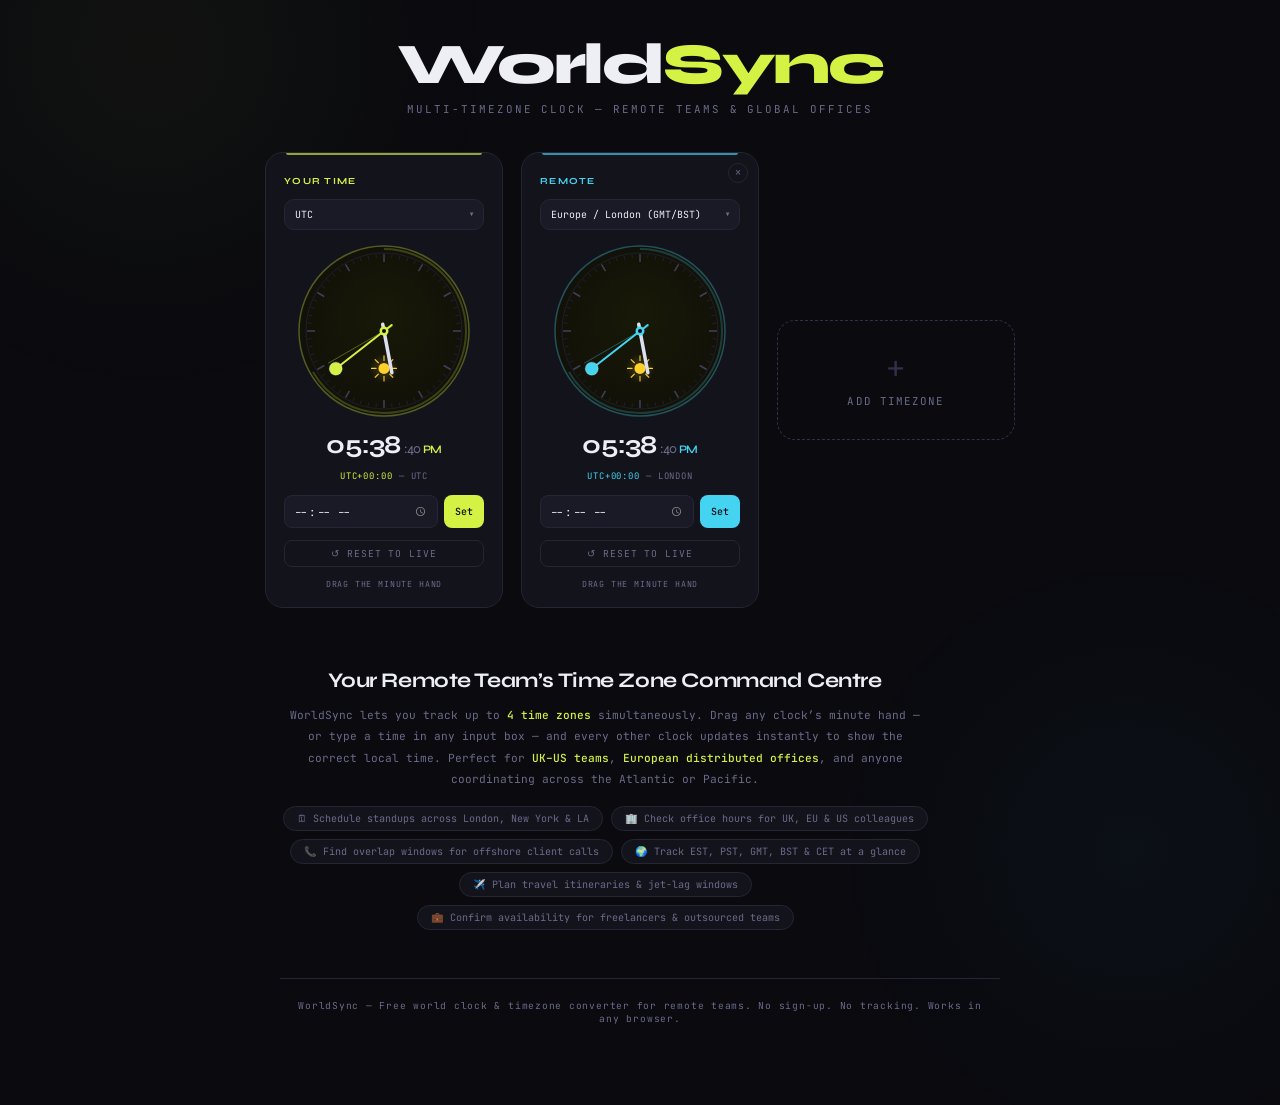
<file: ole-versions/multiclockoriginal.html>
<!DOCTYPE html>
<html lang="en" prefix="og: https://ogp.me/ns#">
<head>
<meta charset="UTF-8">
<meta name="viewport" content="width=device-width, initial-scale=1.0">

<!-- Primary SEO -->
<title>WorldSync — Free Multi-Timezone World Clock for Remote Teams &amp; Offices</title>
<meta name="description" content="Compare up to 4 time zones side-by-side with interactive analog clocks. The essential free timezone tool for remote teams, distributed offices, and global business scheduling. No sign-up required.">
<meta name="keywords" content="world clock, timezone converter, remote team clock, multiple timezone clock, international time, global team scheduling, UTC offset, time zone difference, remote work tool, distributed team, meeting planner, office hours, cross-timezone meeting, EST PST GMT CET BST IST, team collaboration, virtual office, time overlap, work from home, global standup, business hours, international clients, offshore team, UK US time difference, New York London time, US Europe time zone, free world clock">
<meta name="author" content="WorldSync">
<meta name="robots" content="index, follow, max-snippet:-1, max-image-preview:large">
<link rel="canonical" href="https://worldsync.app/">

<!-- Open Graph -->
<meta property="og:type" content="website">
<meta property="og:url" content="https://worldsync.app/">
<meta property="og:title" content="WorldSync — Multi-Timezone World Clock for Remote Teams">
<meta property="og:description" content="Track up to 4 time zones at once. Built for distributed teams, remote-first companies, and global business scheduling. Free and instant.">
<meta property="og:site_name" content="WorldSync">
<meta property="og:locale" content="en_US">

<!-- Twitter Card -->
<meta name="twitter:card" content="summary_large_image">
<meta name="twitter:title" content="WorldSync — Multi-Timezone Clock for Remote Teams">
<meta name="twitter:description" content="Track up to 4 time zones simultaneously. Drag clock hands to find meeting overlaps. Free, no sign-up.">

<!-- PWA & Theme -->
<meta name="theme-color" content="#0a0a0f">
<meta name="color-scheme" content="dark">
<meta name="mobile-web-app-capable" content="yes">
<meta name="apple-mobile-web-app-capable" content="yes">
<meta name="apple-mobile-web-app-title" content="WorldSync">
<meta name="apple-mobile-web-app-status-bar-style" content="black-translucent">

<!-- JSON-LD Structured Data -->
<script type="application/ld+json">
{
  "@context": "https://schema.org",
  "@type": "WebApplication",
  "name": "WorldSync – Multi-Timezone World Clock",
  "url": "https://worldsync.app/",
  "description": "A free multi-timezone clock for remote teams, distributed offices, and global businesses. Compare up to 4 time zones with interactive analog clocks and automatic offset calculation.",
  "applicationCategory": "UtilitiesApplication",
  "operatingSystem": "Any",
  "offers": { "@type": "Offer", "price": "0", "priceCurrency": "USD" },
  "featureList": [
    "Up to 4 simultaneous timezone clocks",
    "Draggable analog clock hands — all clocks sync",
    "Live time with requestAnimationFrame",
    "Day/night sun and moon canvas indicators",
    "UTC offset display per clock",
    "70+ worldwide timezones",
    "Auto-detects local timezone",
    "Keyboard accessible"
  ]
}
</script>

<link rel="preconnect" href="https://fonts.googleapis.com">
<link rel="preconnect" href="https://fonts.gstatic.com" crossorigin>
<link href="https://fonts.googleapis.com/css2?family=Syne:wght@400;600;700;800&family=JetBrains+Mono:wght@300;400;500&display=swap" rel="stylesheet">

<style>
*, *::before, *::after { box-sizing: border-box; margin: 0; padding: 0; }

.sr-only {
  position: absolute; width: 1px; height: 1px;
  padding: 0; margin: -1px; overflow: hidden;
  clip: rect(0,0,0,0); white-space: nowrap; border: 0;
}
.skip-link {
  position: absolute; top: -60px; left: 16px;
  background: #d4f244; color: #0a0a0f;
  font-family: 'JetBrains Mono', monospace;
  font-size: .75rem; padding: 8px 16px;
  border-radius: 8px; z-index: 9999;
  text-decoration: none; transition: top .2s;
}
.skip-link:focus { top: 16px; }

:root {
  --bg:      #0a0a0f;
  --bg2:     #0f0f16;
  --surface: #13131c;
  --surf2:   #1a1a26;
  --border:  #252535;
  --bord2:   #30304a;
  --c0: #d4f244;
  --c1: #44d4f2;
  --c2: #f244d4;
  --c3: #f2a444;
  --text:  #eeeef5;
  --muted: #6b6b8a;
  --r: 18px;
}

body {
  background: var(--bg);
  color: var(--text);
  font-family: 'JetBrains Mono', monospace;
  min-height: 100vh;
  display: flex;
  flex-direction: column;
  align-items: center;
  padding: 36px 16px 60px;
  position: relative;
  overflow-x: hidden;
}
body::before, body::after {
  content: ''; position: fixed; border-radius: 50%; pointer-events: none; z-index: 0;
}
body::before {
  width: 700px; height: 700px; top: -300px; left: -200px;
  background: radial-gradient(circle, rgba(212,242,68,.04) 0%, transparent 70%);
}
body::after {
  width: 600px; height: 600px; bottom: -250px; right: -150px;
  background: radial-gradient(circle, rgba(68,212,242,.035) 0%, transparent 70%);
}

/* Header */
header {
  text-align: center; margin-bottom: 36px;
  position: relative; z-index: 1;
}
header h1 {
  font-family: 'Syne', sans-serif; font-weight: 800;
  font-size: clamp(2.2rem, 6vw, 3.6rem);
  letter-spacing: -.04em; line-height: 1; color: var(--text);
}
header h1 .acc { color: var(--c0); }
header p {
  margin-top: 8px; font-size: .68rem;
  letter-spacing: .18em; text-transform: uppercase; color: var(--muted);
}

/* Grid */
#clocks-grid {
  display: flex; flex-wrap: wrap; gap: 18px;
  justify-content: center; width: 100%;
  max-width: 1120px; position: relative; z-index: 1;
  align-items: flex-start;
}

/* Card */
.clock-card {
  background: var(--surface);
  border: 1px solid var(--border);
  border-radius: var(--r);
  padding: 22px 18px 18px;
  width: 238px;
  display: flex; flex-direction: column;
  align-items: center; gap: 12px;
  position: relative;
  transition: border-color .3s, box-shadow .3s;
  animation: cardIn .35s ease both;
}
@keyframes cardIn {
  from { opacity: 0; transform: translateY(12px) scale(.97); }
  to   { opacity: 1; transform: none; }
}
.clock-card:hover { border-color: var(--bord2); box-shadow: 0 0 30px rgba(0,0,0,.45); }
.clock-card::before {
  content: ''; position: absolute; top: 0; left: 20px; right: 20px;
  height: 2px; border-radius: 0 0 3px 3px;
  background: var(--clr, var(--c0)); opacity: .65;
}

.btn-remove {
  position: absolute; top: 10px; right: 10px;
  background: none; border: 1px solid var(--border);
  color: var(--muted); font-size: .65rem; line-height: 1;
  width: 20px; height: 20px; border-radius: 50%;
  cursor: pointer; display: flex; align-items: center; justify-content: center;
  transition: all .2s;
}
.btn-remove:hover { border-color: #f24444; color: #f24444; }
.clock-card.is-base .btn-remove { display: none; }

.clock-badge {
  font-family: 'Syne', sans-serif; font-size: .58rem;
  font-weight: 700; letter-spacing: .14em;
  text-transform: uppercase; color: var(--clr, var(--c0));
  align-self: flex-start;
}

.select-wrap { width: 100%; position: relative; }
.select-wrap select {
  width: 100%; background: var(--surf2);
  border: 1px solid var(--border); color: var(--text);
  font-family: 'JetBrains Mono', monospace; font-size: .62rem;
  padding: 8px 26px 8px 10px; border-radius: 10px;
  appearance: none; cursor: pointer; outline: none;
  transition: border-color .2s;
}
.select-wrap select:focus { border-color: var(--clr, var(--c0)); }
.select-wrap::after {
  content: '▾'; position: absolute; right: 9px; top: 50%;
  transform: translateY(-50%); color: var(--muted);
  pointer-events: none; font-size: .75rem;
}
.select-wrap select option { background: #14141e; }

.canvas-wrap { position: relative; width: 178px; height: 178px; }
canvas.clock-cv {
  display: block; cursor: grab; border-radius: 50%; touch-action: none;
}
canvas.clock-cv:active { cursor: grabbing; }

.digi {
  font-family: 'Syne', sans-serif; font-size: 1.6rem;
  font-weight: 700; letter-spacing: -.03em; color: var(--text);
  line-height: 1; display: flex; align-items: baseline; gap: 3px;
}
.digi .secs { font-size: .85rem; color: var(--muted); font-weight: 400; }
.digi .ampm { font-size: .72rem; color: var(--clr, var(--c0)); font-weight: 600; }

.tz-meta {
  font-size: .56rem; letter-spacing: .1em;
  text-transform: uppercase; color: var(--muted);
  text-align: center; line-height: 1.5;
}
.tz-meta .offset { color: var(--clr, var(--c0)); }

.time-row { display: flex; gap: 6px; width: 100%; }
.time-row input[type="time"] {
  flex: 1; background: var(--surf2);
  border: 1px solid var(--border); color: var(--text);
  font-family: 'JetBrains Mono', monospace; font-size: .68rem;
  padding: 7px 8px; border-radius: 8px; outline: none;
  transition: border-color .2s; min-width: 0;
}
.time-row input[type="time"]:focus { border-color: var(--clr, var(--c0)); }
.time-row input[type="time"]::-webkit-calendar-picker-indicator { filter: invert(.5); cursor: pointer; }
.btn-set {
  background: var(--clr, var(--c0)); border: none; color: #0a0a0f;
  font-family: 'JetBrains Mono', monospace; font-size: .62rem; font-weight: 500;
  padding: 7px 11px; border-radius: 8px; cursor: pointer;
  transition: opacity .2s, transform .1s; white-space: nowrap;
}
.btn-set:hover { opacity: .85; }
.btn-set:active { transform: scale(.95); }

.btn-reset {
  width: 100%; background: none; border: 1px solid var(--border);
  color: var(--muted); font-family: 'JetBrains Mono', monospace;
  font-size: .6rem; letter-spacing: .1em; text-transform: uppercase;
  padding: 6px 12px; border-radius: 8px; cursor: pointer; transition: all .2s;
}
.btn-reset:hover { border-color: var(--clr, var(--c0)); color: var(--clr, var(--c0)); }

.drag-hint {
  font-size: .52rem; letter-spacing: .1em;
  text-transform: uppercase; color: var(--muted); text-align: center;
}

/* Add button */
#btn-add {
  width: 238px; min-height: 120px; background: none;
  border: 1.5px dashed var(--bord2); border-radius: var(--r);
  color: var(--muted); font-family: 'JetBrains Mono', monospace;
  font-size: .68rem; letter-spacing: .1em; text-transform: uppercase;
  cursor: pointer; display: flex; flex-direction: column;
  align-items: center; justify-content: center; gap: 10px;
  transition: border-color .2s, color .2s, background .2s; padding: 24px;
  align-self: center;
}
#btn-add .plus { font-size: 2rem; line-height: 1; font-weight: 300; color: var(--bord2); transition: color .2s; }
#btn-add:hover { border-color: var(--c0); color: var(--c0); background: rgba(212,242,68,.03); }
#btn-add:hover .plus { color: var(--c0); }
#btn-add:disabled { opacity: .3; cursor: not-allowed; pointer-events: none; }

/* Info section */
.info-sec {
  max-width: 680px; width: 100%; margin-top: 60px;
  padding: 0 16px; text-align: center; position: relative; z-index: 1;
}
.info-sec h2 {
  font-family: 'Syne', sans-serif; font-weight: 700;
  font-size: clamp(1rem, 3vw, 1.3rem);
  letter-spacing: -.02em; color: var(--text); margin-bottom: 12px;
}
.info-sec p { font-size: .7rem; line-height: 1.9; color: var(--muted); margin-bottom: 16px; }
.info-sec strong { color: var(--c0); font-weight: 500; }
.info-sec ul {
  list-style: none; display: flex; flex-wrap: wrap;
  gap: 8px; justify-content: center; font-size: .63rem; color: var(--muted);
}
.info-sec ul li {
  background: var(--surface); border: 1px solid var(--border);
  border-radius: 20px; padding: 5px 13px; transition: border-color .2s, color .2s;
}
.info-sec ul li:hover { border-color: var(--c0); color: var(--text); }

footer {
  margin-top: 48px; padding: 20px 16px; text-align: center;
  font-size: .6rem; letter-spacing: .08em; color: var(--muted);
  border-top: 1px solid var(--border); width: 100%; max-width: 720px;
  position: relative; z-index: 1;
}

:focus-visible { outline: 2px solid var(--c0); outline-offset: 3px; border-radius: 6px; }
canvas:focus-visible { outline: 2px solid var(--c0); outline-offset: 5px; border-radius: 50%; }

@media (max-width: 540px) {
  .clock-card, #btn-add { width: calc(50vw - 22px); min-width: 148px; }
  .canvas-wrap { width: 136px; height: 136px; }
  canvas.clock-cv { width: 136px; height: 136px; }
  .digi { font-size: 1.15rem; }
}
@media (max-width: 360px) {
  .clock-card, #btn-add { width: 100%; }
}
</style>
</head>
<body>

<a class="skip-link" href="#main-content">Skip to main content</a>

<!-- SEO keyword anchor (visually hidden) -->
<p aria-hidden="true" style="position:absolute;width:1px;height:1px;overflow:hidden;clip:rect(0,0,0,0)">
  Free multi-timezone world clock. Compare EST, PST, GMT, BST, CET, IST and more.
  Built for remote teams, distributed offices, UK-US scheduling, and global business hours.
</p>

<header role="banner">
  <h1>World<span class="acc">Sync</span></h1>
  <p>Multi-Timezone Clock &mdash; Remote Teams &amp; Global Offices</p>
</header>

<main id="main-content" role="main">

  <section id="clocks-grid" aria-label="Timezone clocks — drag any hand or type a time to sync all clocks">
    <!-- Injected by JS -->
  </section>

  <section class="info-sec" aria-label="About WorldSync">
    <h2>Your Remote Team&rsquo;s Time Zone Command Centre</h2>
    <p>
      WorldSync lets you track up to <strong>4 time zones</strong> simultaneously.
      Drag any clock&rsquo;s minute hand &mdash; or type a time in any input box &mdash;
      and every other clock updates instantly to show the correct local time.
      Perfect for <strong>UK&ndash;US teams</strong>, <strong>European distributed offices</strong>,
      and anyone coordinating across the Atlantic or Pacific.
    </p>
    <ul aria-label="Use cases for WorldSync">
      <li>🗓 Schedule standups across London, New York &amp; LA</li>
      <li>🏢 Check office hours for UK, EU &amp; US colleagues</li>
      <li>📞 Find overlap windows for offshore client calls</li>
      <li>🌍 Track EST, PST, GMT, BST &amp; CET at a glance</li>
      <li>✈️ Plan travel itineraries &amp; jet-lag windows</li>
      <li>💼 Confirm availability for freelancers &amp; outsourced teams</li>
    </ul>
  </section>

</main>

<footer role="contentinfo">
  <p>WorldSync &mdash; Free world clock &amp; timezone converter for remote teams. No sign-up. No tracking. Works in any browser.</p>
</footer>

<script>
'use strict';

// ─── Data ─────────────────────────────────────────────────────────
const TZ_LIST = [
  { label: "Africa / Cairo (GMT+2)",            value: "Africa/Cairo" },
  { label: "Africa / Johannesburg (GMT+2)",     value: "Africa/Johannesburg" },
  { label: "Africa / Lagos (GMT+1)",            value: "Africa/Lagos" },
  { label: "Africa / Nairobi (GMT+3)",          value: "Africa/Nairobi" },
  { label: "America / Anchorage (AKST)",        value: "America/Anchorage" },
  { label: "America / Buenos Aires (ART)",      value: "America/Argentina/Buenos_Aires" },
  { label: "America / Bogota (COT)",            value: "America/Bogota" },
  { label: "America / Chicago (CST/CDT)",       value: "America/Chicago" },
  { label: "America / Denver (MST/MDT)",        value: "America/Denver" },
  { label: "America / Halifax (AST)",           value: "America/Halifax" },
  { label: "America / Los Angeles (PST/PDT)",   value: "America/Los_Angeles" },
  { label: "America / Mexico City",             value: "America/Mexico_City" },
  { label: "America / New York (EST/EDT)",      value: "America/New_York" },
  { label: "America / Phoenix (MST)",           value: "America/Phoenix" },
  { label: "America / Santiago",                value: "America/Santiago" },
  { label: "America / Sao Paulo (BRT)",         value: "America/Sao_Paulo" },
  { label: "America / Toronto (EST/EDT)",       value: "America/Toronto" },
  { label: "America / Vancouver (PST/PDT)",     value: "America/Vancouver" },
  { label: "Asia / Bangkok (ICT)",              value: "Asia/Bangkok" },
  { label: "Asia / Dubai (GST)",                value: "Asia/Dubai" },
  { label: "Asia / Hong Kong (HKT)",            value: "Asia/Hong_Kong" },
  { label: "Asia / Jakarta (WIB)",              value: "Asia/Jakarta" },
  { label: "Asia / Karachi (PKT)",              value: "Asia/Karachi" },
  { label: "Asia / Kolkata (IST)",              value: "Asia/Kolkata" },
  { label: "Asia / Kuala Lumpur (MYT)",         value: "Asia/Kuala_Lumpur" },
  { label: "Asia / Manila (PHT)",               value: "Asia/Manila" },
  { label: "Asia / Riyadh (AST)",               value: "Asia/Riyadh" },
  { label: "Asia / Seoul (KST)",                value: "Asia/Seoul" },
  { label: "Asia / Shanghai (CST)",             value: "Asia/Shanghai" },
  { label: "Asia / Singapore (SGT)",            value: "Asia/Singapore" },
  { label: "Asia / Tokyo (JST)",                value: "Asia/Tokyo" },
  { label: "Australia / Adelaide (ACST)",       value: "Australia/Adelaide" },
  { label: "Australia / Brisbane (AEST)",       value: "Australia/Brisbane" },
  { label: "Australia / Melbourne (AEDT)",      value: "Australia/Melbourne" },
  { label: "Australia / Perth (AWST)",          value: "Australia/Perth" },
  { label: "Australia / Sydney (AEDT)",         value: "Australia/Sydney" },
  { label: "Europe / Amsterdam (CET/CEST)",     value: "Europe/Amsterdam" },
  { label: "Europe / Athens (EET/EEST)",        value: "Europe/Athens" },
  { label: "Europe / Berlin (CET/CEST)",        value: "Europe/Berlin" },
  { label: "Europe / Brussels (CET/CEST)",      value: "Europe/Brussels" },
  { label: "Europe / Copenhagen (CET/CEST)",    value: "Europe/Copenhagen" },
  { label: "Europe / Dublin (GMT/IST)",         value: "Europe/Dublin" },
  { label: "Europe / Helsinki (EET/EEST)",      value: "Europe/Helsinki" },
  { label: "Europe / Istanbul (TRT)",           value: "Europe/Istanbul" },
  { label: "Europe / Lisbon (WET/WEST)",        value: "Europe/Lisbon" },
  { label: "Europe / London (GMT/BST)",         value: "Europe/London" },
  { label: "Europe / Madrid (CET/CEST)",        value: "Europe/Madrid" },
  { label: "Europe / Moscow (MSK)",             value: "Europe/Moscow" },
  { label: "Europe / Oslo (CET/CEST)",          value: "Europe/Oslo" },
  { label: "Europe / Paris (CET/CEST)",         value: "Europe/Paris" },
  { label: "Europe / Rome (CET/CEST)",          value: "Europe/Rome" },
  { label: "Europe / Stockholm (CET/CEST)",     value: "Europe/Stockholm" },
  { label: "Europe / Vienna (CET/CEST)",        value: "Europe/Vienna" },
  { label: "Europe / Warsaw (CET/CEST)",        value: "Europe/Warsaw" },
  { label: "Europe / Zurich (CET/CEST)",        value: "Europe/Zurich" },
  { label: "Pacific / Auckland (NZDT)",         value: "Pacific/Auckland" },
  { label: "Pacific / Honolulu (HST)",          value: "Pacific/Honolulu" },
  { label: "UTC",                               value: "UTC" },
];

const COLORS = ['#d4f244','#44d4f2','#f244d4','#f2a444'];
const LABELS = ['Your Time','Remote','Remote 2','Remote 3'];
const MAX    = 4;

// ─── Global state ─────────────────────────────────────────────────
// masterEpochMs: null = live clock, otherwise pinned epoch
let masterEpochMs = null;
let clocks        = [];    // array of clock instance objects
let rafId         = null;

// ─── Drag state ───────────────────────────────────────────────────
const drag = { active: false, id: null, prevAngle: null, acc: 0 };

// ─── Helpers ──────────────────────────────────────────────────────
function epoch() { return masterEpochMs !== null ? masterEpochMs : Date.now(); }

function timeInTZ(tz, ms) {
  const parts = new Intl.DateTimeFormat('en-US', {
    timeZone: tz, hour: 'numeric', minute: 'numeric', second: 'numeric', hour12: false,
  }).formatToParts(new Date(ms));
  const g = t => parseInt(parts.find(p => p.type === t)?.value || '0', 10);
  let h = g('hour'); const m = g('minute'), s = g('second');
  if (h === 24) h = 0;
  return { h, m, s };
}

function tzOffsetMs(tz, ms) {
  const d   = new Date(ms);
  const loc = new Date(d.toLocaleString('en-US', { timeZone: tz }));
  const utc = new Date(d.toLocaleString('en-US', { timeZone: 'UTC' }));
  return loc - utc;
}

function formatUTCOffset(tz) {
  const ms   = tzOffsetMs(tz, epoch());
  const sign = ms >= 0 ? '+' : '−';
  const abs  = Math.abs(ms) / 60000;
  const h    = Math.floor(abs / 60).toString().padStart(2,'0');
  const m    = (abs % 60).toString().padStart(2,'0');
  return `UTC${sign}${h}:${m}`;
}

// Convert a HH:MM in a given timezone to a global epoch ms
function hmsToEpoch(h, m, s, tz) {
  const off     = tzOffsetMs(tz, epoch());
  const d       = new Date(epoch());
  const dateStr = d.toLocaleDateString('en-CA', { timeZone: tz }); // YYYY-MM-DD
  const [yr, mo, dy] = dateStr.split('-').map(Number);
  return Date.UTC(yr, mo - 1, dy, h, m, s) - off;
}

// ─── Canvas drawing ───────────────────────────────────────────────
function isDay(h) { return h >= 6 && h < 18; }

function drawSun(ctx, x, y, r) {
  ctx.save();
  const g = ctx.createRadialGradient(x, y, 0, x, y, r * 2.6);
  g.addColorStop(0, 'rgba(255,210,40,.22)'); g.addColorStop(1, 'rgba(255,210,40,0)');
  ctx.fillStyle = g;
  ctx.beginPath(); ctx.arc(x, y, r*2.6, 0, Math.PI*2); ctx.fill();
  ctx.strokeStyle = '#ffd028'; ctx.lineWidth = 1.1; ctx.lineCap = 'round';
  for (let i = 0; i < 8; i++) {
    const a = i/8 * Math.PI*2;
    ctx.beginPath();
    ctx.moveTo(x+Math.cos(a)*(r+2.5), y+Math.sin(a)*(r+2.5));
    ctx.lineTo(x+Math.cos(a)*(r+7),   y+Math.sin(a)*(r+7));
    ctx.stroke();
  }
  ctx.beginPath(); ctx.arc(x, y, r, 0, Math.PI*2); ctx.fillStyle = '#ffd028'; ctx.fill();
  ctx.restore();
}

function drawMoon(ctx, x, y, r) {
  ctx.save();
  const g = ctx.createRadialGradient(x, y, 0, x, y, r*3);
  g.addColorStop(0,'rgba(130,150,255,.16)'); g.addColorStop(1,'rgba(130,150,255,0)');
  ctx.fillStyle = g;
  ctx.beginPath(); ctx.arc(x, y, r*3, 0, Math.PI*2); ctx.fill();
  ctx.beginPath(); ctx.arc(x, y, r, 0, Math.PI*2); ctx.fillStyle = '#8296ff'; ctx.fill();
  ctx.globalCompositeOperation = 'destination-out';
  ctx.beginPath(); ctx.arc(x+r*.55, y-r*.1, r*.8, 0, Math.PI*2);
  ctx.fillStyle = 'rgba(0,0,0,1)'; ctx.fill();
  ctx.globalCompositeOperation = 'source-over';
  [[x+r*2.2,y-r*.65,1],[x+r*1.7,y+r*1.25,.65],[x+r*2.9,y+r*.4,.75]].forEach(([sx,sy,sr])=>{
    ctx.globalAlpha = .5; ctx.beginPath(); ctx.arc(sx,sy,sr,0,Math.PI*2);
    ctx.fillStyle='#8296ff'; ctx.fill();
  });
  ctx.globalAlpha = 1;
  ctx.restore();
}

const DPR = window.devicePixelRatio || 1;

function setupHiDPI(canvas, cssSize) {
  canvas.width  = cssSize * DPR;
  canvas.height = cssSize * DPR;
  canvas.style.width  = cssSize + 'px';
  canvas.style.height = cssSize + 'px';
  canvas.getContext('2d').scale(DPR, DPR);
}

function renderClock(inst) {
  const { canvas, color } = inst;
  const CSS = parseInt(canvas.style.width);
  const ctx = canvas.getContext('2d');
  const cx  = CSS/2, cy = CSS/2, R = CSS/2 - 4;

  ctx.clearRect(0, 0, canvas.width, canvas.height);

  const { h, m, s } = timeInTZ(inst.tz, epoch());
  const day = isDay(h);
  const isDragThis = drag.active && drag.id === inst.id;

  // Face
  const fg = ctx.createRadialGradient(cx, cy-R*.25, 0, cx, cy, R);
  fg.addColorStop(0, day ? '#191908' : '#0c0c14');
  fg.addColorStop(1, day ? '#111108' : '#08080e');
  ctx.beginPath(); ctx.arc(cx,cy,R,0,Math.PI*2); ctx.fillStyle=fg; ctx.fill();
  ctx.strokeStyle = color+'55'; ctx.lineWidth=1.5; ctx.stroke();

  // Inner ring
  ctx.beginPath(); ctx.arc(cx,cy,R-7,0,Math.PI*2);
  ctx.strokeStyle='#1e1e2e'; ctx.lineWidth=1; ctx.stroke();

  // Sun / moon
  if (day) drawSun(ctx, cx, cy+R*.44, 5.5);
  else     drawMoon(ctx, cx, cy+R*.44, 5.5);

  // Ticks
  for (let i=0;i<60;i++) {
    const a  = i/60*Math.PI*2 - Math.PI/2;
    const mn = i%5===0;
    const ro = R-8, len = mn?8:4;
    ctx.beginPath();
    ctx.moveTo(cx+Math.cos(a)*(ro-len), cy+Math.sin(a)*(ro-len));
    ctx.lineTo(cx+Math.cos(a)*ro,       cy+Math.sin(a)*ro);
    ctx.strokeStyle = mn?'#40405a':'#252535';
    ctx.lineWidth   = mn?1.5:.8; ctx.stroke();
  }

  // Second arc
  ctx.beginPath();
  ctx.arc(cx,cy,R-3, -Math.PI/2, -Math.PI/2+(s/60)*Math.PI*2);
  ctx.strokeStyle=color+'38'; ctx.lineWidth=2; ctx.stroke();

  // Hour hand
  const hA = ((h%12)+m/60+s/3600)/12*Math.PI*2 - Math.PI/2;
  hand(ctx,cx,cy,hA,R*.50,3.5,'#dde0f0',false);

  // Minute hand + handle
  const mA = (m+s/60)/60*Math.PI*2 - Math.PI/2;
  hand(ctx,cx,cy,mA,R*.72,2,color,true);

  // Second hand
  if (!isDragThis) {
    const sA=(s/60)*Math.PI*2-Math.PI/2;
    ctx.save();
    ctx.beginPath();
    ctx.moveTo(cx-Math.cos(sA)*10,    cy-Math.sin(sA)*10);
    ctx.lineTo(cx+Math.cos(sA)*R*.76, cy+Math.sin(sA)*R*.76);
    ctx.strokeStyle=color; ctx.lineWidth=.8; ctx.globalAlpha=.45; ctx.stroke();
    ctx.restore();
  }

  // Centre
  ctx.beginPath(); ctx.arc(cx,cy,4.5,0,Math.PI*2); ctx.fillStyle=color; ctx.fill();
  ctx.beginPath(); ctx.arc(cx,cy,2,0,Math.PI*2);   ctx.fillStyle='#0a0a0f'; ctx.fill();

  // Update digital display
  const h12 = h%12||12;
  inst.elHM.textContent   = `${h12.toString().padStart(2,'0')}:${m.toString().padStart(2,'0')}`;
  inst.elS.textContent    = `:${s.toString().padStart(2,'0')}`;
  inst.elAMPM.textContent = h>=12?'PM':'AM';

  // UTC offset label
  const off    = formatUTCOffset(inst.tz);
  const tzShort= inst.tz.split('/').pop().replace(/_/g,' ');
  inst.elMeta.innerHTML = `<span class="offset">${off}</span> &mdash; ${tzShort}`;
}

function hand(ctx,cx,cy,a,len,w,color,tip) {
  const tx=cx+Math.cos(a)*len, ty=cy+Math.sin(a)*len;
  ctx.save();
  ctx.beginPath();
  ctx.moveTo(cx-Math.cos(a)*(len*.16), cy-Math.sin(a)*(len*.16));
  ctx.lineTo(tx, ty);
  ctx.strokeStyle=color; ctx.lineWidth=w; ctx.lineCap='round'; ctx.stroke();
  if (tip) {
    ctx.beginPath(); ctx.arc(tx,ty,w+4.5,0,Math.PI*2);
    ctx.fillStyle=color; ctx.fill();
    ctx.strokeStyle='rgba(255,255,255,.22)'; ctx.lineWidth=1.2; ctx.stroke();
  }
  ctx.restore();
}

function renderAll() { clocks.forEach(renderClock); }

// ─── RAF loop ─────────────────────────────────────────────────────
function loop() { renderAll(); rafId = requestAnimationFrame(loop); }

// ─── Drag ─────────────────────────────────────────────────────────
function normA(a){ return ((a%(Math.PI*2))+Math.PI*2)%(Math.PI*2); }
function deltaA(p,c){ let d=normA(c)-normA(p); if(d>Math.PI)d-=Math.PI*2; if(d<-Math.PI)d+=Math.PI*2; return d; }

function canvasAngle(canvas, cx, cy) {
  const r = canvas.getBoundingClientRect();
  const cssW = parseInt(canvas.style.width);
  const x = (cx-r.left)  * (cssW / r.width)  - cssW/2;
  const y = (cy-r.top)   * (cssW / r.height) - cssW/2;
  return Math.atan2(y, x);
}

function attachDrag(canvas, id) {
  const start = e => {
    e.preventDefault();
    const p = e.touches ? e.touches[0] : e;
    drag.active = true; drag.id = id;
    drag.prevAngle = canvasAngle(canvas, p.clientX, p.clientY);
    drag.acc = 0;
    if (masterEpochMs === null) masterEpochMs = Date.now();
    canvas.style.cursor = 'grabbing';
  };
  canvas.addEventListener('mousedown',  start);
  canvas.addEventListener('touchstart', start, {passive:false});

  // Keyboard nudge (←→ = ±1 min, shift+←→ = ±1 hr)
  canvas.addEventListener('keydown', e => {
    if (!['ArrowLeft','ArrowRight','ArrowUp','ArrowDown'].includes(e.key)) return;
    e.preventDefault();
    if (masterEpochMs === null) masterEpochMs = Date.now();
    const dir  = (e.key==='ArrowRight'||e.key==='ArrowUp') ? 1 : -1;
    const step = e.shiftKey ? 60 : 1;
    masterEpochMs += dir * step * 60000;
    renderAll();
  });
}

window.addEventListener('mousemove', e => {
  if (!drag.active) return; e.preventDefault();
  const inst = clocks.find(c=>c.id===drag.id); if(!inst) return;
  const a = canvasAngle(inst.canvas, e.clientX, e.clientY);
  const d = deltaA(drag.prevAngle, a); drag.prevAngle=a;
  drag.acc += (d/(Math.PI*2))*60;
  const w = Math.trunc(drag.acc);
  if (w!==0) { drag.acc-=w; masterEpochMs+=w*60000; renderAll(); }
}, {passive:false});

window.addEventListener('touchmove', e => {
  if (!drag.active) return; e.preventDefault();
  const inst = clocks.find(c=>c.id===drag.id); if(!inst) return;
  const t = e.touches[0];
  const a = canvasAngle(inst.canvas, t.clientX, t.clientY);
  const d = deltaA(drag.prevAngle, a); drag.prevAngle=a;
  drag.acc += (d/(Math.PI*2))*60;
  const w = Math.trunc(drag.acc);
  if (w!==0) { drag.acc-=w; masterEpochMs+=w*60000; renderAll(); }
}, {passive:false});

function endDrag() {
  if (!drag.active) return;
  const inst = clocks.find(c=>c.id===drag.id);
  if (inst) inst.canvas.style.cursor='grab';
  drag.active=false; drag.id=null; drag.prevAngle=null; drag.acc=0;
}
window.addEventListener('mouseup',  endDrag);
window.addEventListener('touchend', endDrag);

// ─── Clock card factory ───────────────────────────────────────────
let _uid = 0;
function makeClock(tz, isBase) {
  if (clocks.length >= MAX) return;
  const id    = _uid++;
  const idx   = clocks.length;
  const color = COLORS[idx % COLORS.length];
  const label = LABELS[idx] || `Remote ${idx}`;
  const CSS   = 178;

  const card = document.createElement('article');
  card.className = 'clock-card' + (isBase ? ' is-base' : '');
  card.dataset.id = id;
  card.style.setProperty('--clr', color);
  card.setAttribute('aria-label', label + ' timezone clock');

  // Remove btn
  const rmBtn = document.createElement('button');
  rmBtn.className='btn-remove'; rmBtn.setAttribute('aria-label','Remove clock'); rmBtn.innerHTML='&times;';
  rmBtn.addEventListener('click', ()=>removeClock(id));

  // Badge
  const badge = document.createElement('div');
  badge.className='clock-badge'; badge.textContent=label;

  // Select
  const selWrap=document.createElement('div'); selWrap.className='select-wrap';
  const selLbl=document.createElement('label'); selLbl.className='sr-only';
  selLbl.setAttribute('for',`sel-${id}`); selLbl.textContent='Timezone';
  const sel=document.createElement('select'); sel.id=`sel-${id}`;
  sel.setAttribute('aria-label','Select timezone');
  TZ_LIST.forEach(t=>{ const o=new Option(t.label,t.value); if(t.value===tz)o.selected=true; sel.appendChild(o); });
  selWrap.append(selLbl,sel);

  // Canvas
  const cwrap=document.createElement('div'); cwrap.className='canvas-wrap';
  const canvas=document.createElement('canvas'); canvas.className='clock-cv';
  canvas.setAttribute('role','img'); canvas.setAttribute('tabindex','0');
  canvas.setAttribute('aria-label','Analog clock — drag minute hand or use arrow keys');
  canvas.title='Drag the minute hand to adjust time. Arrow keys: ±1 min, Shift+Arrow: ±1 hr';
  setupHiDPI(canvas, CSS);
  cwrap.appendChild(canvas);

  // Digital
  const digi=document.createElement('div'); digi.className='digi';
  const elHM=document.createElement('span'); elHM.className='hm'; elHM.textContent='--:--';
  const elS=document.createElement('span');  elS.className='secs'; elS.textContent=':--';
  const elAM=document.createElement('span'); elAM.className='ampm';
  digi.append(elHM,elS,elAM);

  // Meta
  const elMeta=document.createElement('p'); elMeta.className='tz-meta';
  elMeta.setAttribute('aria-live','polite'); elMeta.textContent='Loading…';

  // Time input
  const trow=document.createElement('div'); trow.className='time-row';
  const tLbl=document.createElement('label'); tLbl.className='sr-only';
  tLbl.setAttribute('for',`ti-${id}`); tLbl.textContent='Set time manually';
  const inp=document.createElement('input'); inp.type='time'; inp.step='60'; inp.id=`ti-${id}`;
  inp.setAttribute('aria-label','Enter time manually');
  const setBtn=document.createElement('button'); setBtn.className='btn-set'; setBtn.textContent='Set';
  setBtn.setAttribute('aria-label','Apply this time to all clocks');
  setBtn.addEventListener('click',()=>{
    if(!inp.value) return;
    const [h,m]=inp.value.split(':').map(Number);
    masterEpochMs=hmsToEpoch(h,m,0,sel.value);
    renderAll();
  });
  trow.append(tLbl,inp,setBtn);

  // Reset
  const rstBtn=document.createElement('button'); rstBtn.className='btn-reset';
  rstBtn.textContent='↺ Reset to Live';
  rstBtn.setAttribute('aria-label','Reset all clocks to live current time');
  rstBtn.addEventListener('click',()=>{ masterEpochMs=null; inp.value=''; renderAll(); });

  // Hint
  const hint=document.createElement('p'); hint.className='drag-hint';
  hint.setAttribute('aria-hidden','true'); hint.textContent='drag the minute hand';

  card.append(rmBtn,badge,selWrap,cwrap,digi,elMeta,trow,rstBtn,hint);

  const inst={id,color,canvas,elHM,elS,elAMPM:elAM,elMeta,selEl:sel,timeInput:inp,
               get tz(){ return sel.value; }};
  clocks.push(inst);
  attachDrag(canvas,id);
  sel.addEventListener('change', renderAll);

  // Insert before add button
  const grid=document.getElementById('clocks-grid');
  const addBtn=document.getElementById('btn-add');
  grid.insertBefore(card, addBtn);
  updateAddBtn();
  renderAll();
}

function removeClock(id) {
  const idx=clocks.findIndex(c=>c.id===id); if(idx===-1) return;
  clocks.splice(idx,1);
  const card=document.querySelector(`.clock-card[data-id="${id}"]`);
  if(card){ card.style.transition='opacity .25s, transform .25s'; card.style.opacity='0'; card.style.transform='scale(.94)'; setTimeout(()=>card.remove(),270); }
  setTimeout(updateAddBtn, 280);
}

function updateAddBtn() {
  const btn=document.getElementById('btn-add'); if(!btn)return;
  btn.disabled = clocks.length >= MAX;
  btn.setAttribute('aria-label', clocks.length>=MAX ? 'Maximum 4 clocks reached' : 'Add a new timezone clock');
}

// ─── Init ─────────────────────────────────────────────────────────
(function init() {
  // Build add button
  const addBtn=document.createElement('button'); addBtn.id='btn-add';
  addBtn.innerHTML='<span class="plus" aria-hidden="true">+</span><span>Add Timezone</span>';
  addBtn.setAttribute('aria-label','Add a new timezone clock');
  addBtn.addEventListener('click',()=>{
    const inUse=new Set(clocks.map(c=>c.tz));
    const defaults=['Europe/London','America/New_York','Asia/Tokyo','America/Los_Angeles','Europe/Berlin','Australia/Sydney'];
    const pick=defaults.find(t=>!inUse.has(t)) || TZ_LIST.find(t=>!inUse.has(t.value))?.value || 'UTC';
    makeClock(pick,false);
  });
  document.getElementById('clocks-grid').appendChild(addBtn);

  // Clock 1 — user's local timezone
  const userTZ=Intl.DateTimeFormat().resolvedOptions().timeZone;
  const baseTZ=TZ_LIST.find(t=>t.value===userTZ)?userTZ:'America/New_York';
  makeClock(baseTZ,true);

  // Clock 2 — pick a sensible default that isn't the user's timezone
  const secondDefaults=['Europe/London','America/New_York','America/Los_Angeles','Europe/Berlin','Asia/Tokyo'];
  const secondTZ=secondDefaults.find(t=>t!==baseTZ) || 'UTC';
  makeClock(secondTZ,false);

  loop();
})();
</script>
</body>
</html>
</file>
<file: style.css>
*,*::before,*::after{box-sizing:border-box;margin:0;padding:0}.sr-only{position:absolute;width:1px;height:1px;padding:0;margin:-1px;overflow:hidden;clip:rect(0,0,0,0);white-space:nowrap;border:0}.skip-link{position:absolute;top:-60px;left:16px;background:#d4f244;color:#0a0a0f;font-family:'JetBrains Mono',monospace;font-size:.75rem;padding:8px 16px;border-radius:8px;z-index:9999;text-decoration:none;transition:top .2s}.skip-link:focus{top:16px}:root{--bg:#0a0a0f;--bg2:#0f0f16;--surface:#13131c;--surf2:#1a1a26;--border:#252535;--bord2:#30304a;--c0:#d4f244;--c1:#44d4f2;--c2:#f244d4;--c3:#f2a444;--text:#eeeef5;--muted:#6b6b8a;--r:18px}body{background:var(--bg);color:var(--text);font-family:'JetBrains Mono',monospace;min-height:100vh;display:flex;flex-direction:column;align-items:center;padding:36px 16px 60px;position:relative;overflow-x:hidden}body::before,body::after{content:'';position:fixed;border-radius:50%;pointer-events:none;z-index:0}body::before{width:700px;height:700px;top:-300px;left:-200px;background:radial-gradient(circle,rgb(212 242 68 / .04) 0%,transparent 70%)}body::after{width:600px;height:600px;bottom:-250px;right:-150px;background:radial-gradient(circle,rgb(68 212 242 / .035) 0%,transparent 70%)}header{text-align:center;margin-bottom:36px;position:relative;z-index:1}header h1{font-family:'Syne',sans-serif;font-weight:800;font-size:clamp(2.2rem, 6vw, 3.6rem);letter-spacing:-.04em;line-height:1;color:var(--text)}header h1 .acc{color:var(--c0)}header p{margin-top:8px;font-size:.68rem;letter-spacing:.18em;text-transform:uppercase;color:var(--muted)}#clocks-grid{display:flex;flex-wrap:wrap;gap:18px;justify-content:center;width:100%;max-width:1120px;position:relative;z-index:1;align-items:flex-start}.clock-card{background:var(--surface);border:1px solid var(--border);border-radius:var(--r);padding:22px 18px 18px;width:238px;display:flex;flex-direction:column;align-items:center;gap:12px;position:relative;transition:border-color .3s,box-shadow .3s;animation:cardIn .35s ease both}@keyframes cardIn{from{opacity:0;transform:translateY(12px) scale(.97)}to{opacity:1;transform:none}}.clock-card:hover{border-color:var(--bord2);box-shadow:0 0 30px rgb(0 0 0 / .45)}.clock-card::before{content:'';position:absolute;top:0;left:20px;right:20px;height:2px;border-radius:0 0 3px 3px;background:var(--clr,var(--c0));opacity:.65}.btn-remove{position:absolute;top:10px;right:10px;background:none;border:1px solid var(--border);color:var(--muted);font-size:.65rem;line-height:1;width:20px;height:20px;border-radius:50%;cursor:pointer;display:flex;align-items:center;justify-content:center;transition:all .2s}.btn-remove:hover{border-color:#f24444;color:#f24444}.clock-card.is-base .btn-remove{display:none}.clock-badge{font-family:'Syne',sans-serif;font-size:.58rem;font-weight:700;letter-spacing:.14em;text-transform:uppercase;color:var(--clr,var(--c0));align-self:flex-start}.select-wrap{width:100%;position:relative}.select-wrap select{width:100%;background:var(--surf2);border:1px solid var(--border);color:var(--text);font-family:'JetBrains Mono',monospace;font-size:.62rem;padding:8px 26px 8px 10px;border-radius:10px;appearance:none;cursor:pointer;outline:none;transition:border-color .2s}.select-wrap select:focus{border-color:var(--clr,var(--c0))}.select-wrap::after{content:'▾';position:absolute;right:9px;top:50%;transform:translateY(-50%);color:var(--muted);pointer-events:none;font-size:.75rem}.select-wrap select option{background:#14141e}.canvas-wrap{position:relative;width:178px;height:178px}canvas.clock-cv{display:block;cursor:grab;border-radius:50%;touch-action:none}canvas.clock-cv:active{cursor:grabbing}.digi{font-family:'Syne',sans-serif;font-size:1.6rem;font-weight:700;letter-spacing:-.03em;color:var(--text);line-height:1;display:flex;align-items:baseline;gap:3px}.digi .secs{font-size:.85rem;color:var(--muted);font-weight:400}.digi .ampm{font-size:.72rem;color:var(--clr,var(--c0));font-weight:600}.date-display{font-family:'JetBrains Mono',monospace;font-size:.68rem;font-weight:400;color:var(--clr,var(--c0));letter-spacing:.04em;text-align:center;opacity:.9}.tz-meta{font-size:.56rem;letter-spacing:.1em;text-transform:uppercase;color:var(--muted);text-align:center;line-height:1.5}.tz-meta .offset{color:var(--clr,var(--c0))}.time-row{display:flex;gap:6px;width:100%}.time-row input[type="time"]{flex:1;background:var(--surf2);border:1px solid var(--border);color:var(--text);font-family:'JetBrains Mono',monospace;font-size:.68rem;padding:7px 8px;border-radius:8px;outline:none;transition:border-color .2s;min-width:0}.time-row input[type="time"]:focus{border-color:var(--clr,var(--c0))}.time-row input[type="time"]::-webkit-calendar-picker-indicator{filter:invert(.5);cursor:pointer}.btn-set{background:var(--clr,var(--c0));border:none;color:#0a0a0f;font-family:'JetBrains Mono',monospace;font-size:.62rem;font-weight:500;padding:7px 11px;border-radius:8px;cursor:pointer;transition:opacity .2s,transform .1s;white-space:nowrap}.btn-set:hover{opacity:.85}.btn-set:active{transform:scale(.95)}.btn-reset{width:100%;background:none;border:1px solid var(--border);color:var(--muted);font-family:'JetBrains Mono',monospace;font-size:.6rem;letter-spacing:.1em;text-transform:uppercase;padding:6px 12px;border-radius:8px;cursor:pointer;transition:all .2s}.btn-reset:hover{border-color:var(--clr,var(--c0));color:var(--clr,var(--c0))}.drag-hint{font-size:.52rem;letter-spacing:.1em;text-transform:uppercase;color:var(--muted);text-align:center}#btn-add{width:238px;min-height:120px;background:none;border:1.5px dashed var(--bord2);border-radius:var(--r);color:var(--muted);font-family:'JetBrains Mono',monospace;font-size:.68rem;letter-spacing:.1em;text-transform:uppercase;cursor:pointer;display:flex;flex-direction:column;align-items:center;justify-content:center;gap:10px;transition:border-color .2s,color .2s,background .2s;padding:24px;align-self:center}#btn-add .plus{font-size:2rem;line-height:1;font-weight:300;color:var(--bord2);transition:color .2s}#btn-add:hover{border-color:var(--c0);color:var(--c0);background:rgb(212 242 68 / .03)}#btn-add:hover .plus{color:var(--c0)}#btn-add:disabled{opacity:.3;cursor:not-allowed;pointer-events:none}.info-sec{max-width:680px;width:100%;margin-top:60px;padding:0 16px;text-align:center;position:relative;z-index:1}.info-sec h2{font-family:'Syne',sans-serif;font-weight:700;font-size:clamp(1rem, 3vw, 1.3rem);letter-spacing:-.02em;color:var(--text);margin-bottom:12px}.info-sec p{font-size:.7rem;line-height:1.9;color:var(--muted);margin-bottom:16px}.info-sec strong{color:var(--c0);font-weight:500}.info-sec ul{list-style:none;display:flex;flex-wrap:wrap;gap:8px;justify-content:center;font-size:.63rem;color:var(--muted)}.info-sec ul li{background:var(--surface);border:1px solid var(--border);border-radius:20px;padding:5px 13px;transition:border-color .2s,color .2s}.info-sec ul li:hover{border-color:var(--c0);color:var(--text)}footer{margin-top:48px;padding:20px 16px;text-align:center;font-size:.6rem;letter-spacing:.08em;color:var(--muted);border-top:1px solid var(--border);width:100%;max-width:720px;position:relative;z-index:1}:focus-visible{outline:2px solid var(--c0);outline-offset:3px;border-radius:6px}canvas:focus-visible{outline:2px solid var(--c0);outline-offset:5px;border-radius:50%}@media (max-width:540px){.clock-card,#btn-add{width:calc(50vw - 22px);min-width:148px}.canvas-wrap{width:136px;height:136px}canvas.clock-cv{width:136px;height:136px}.digi{font-size:1.15rem}}@media (max-width:360px){.clock-card,#btn-add{width:100%}}
</file>
